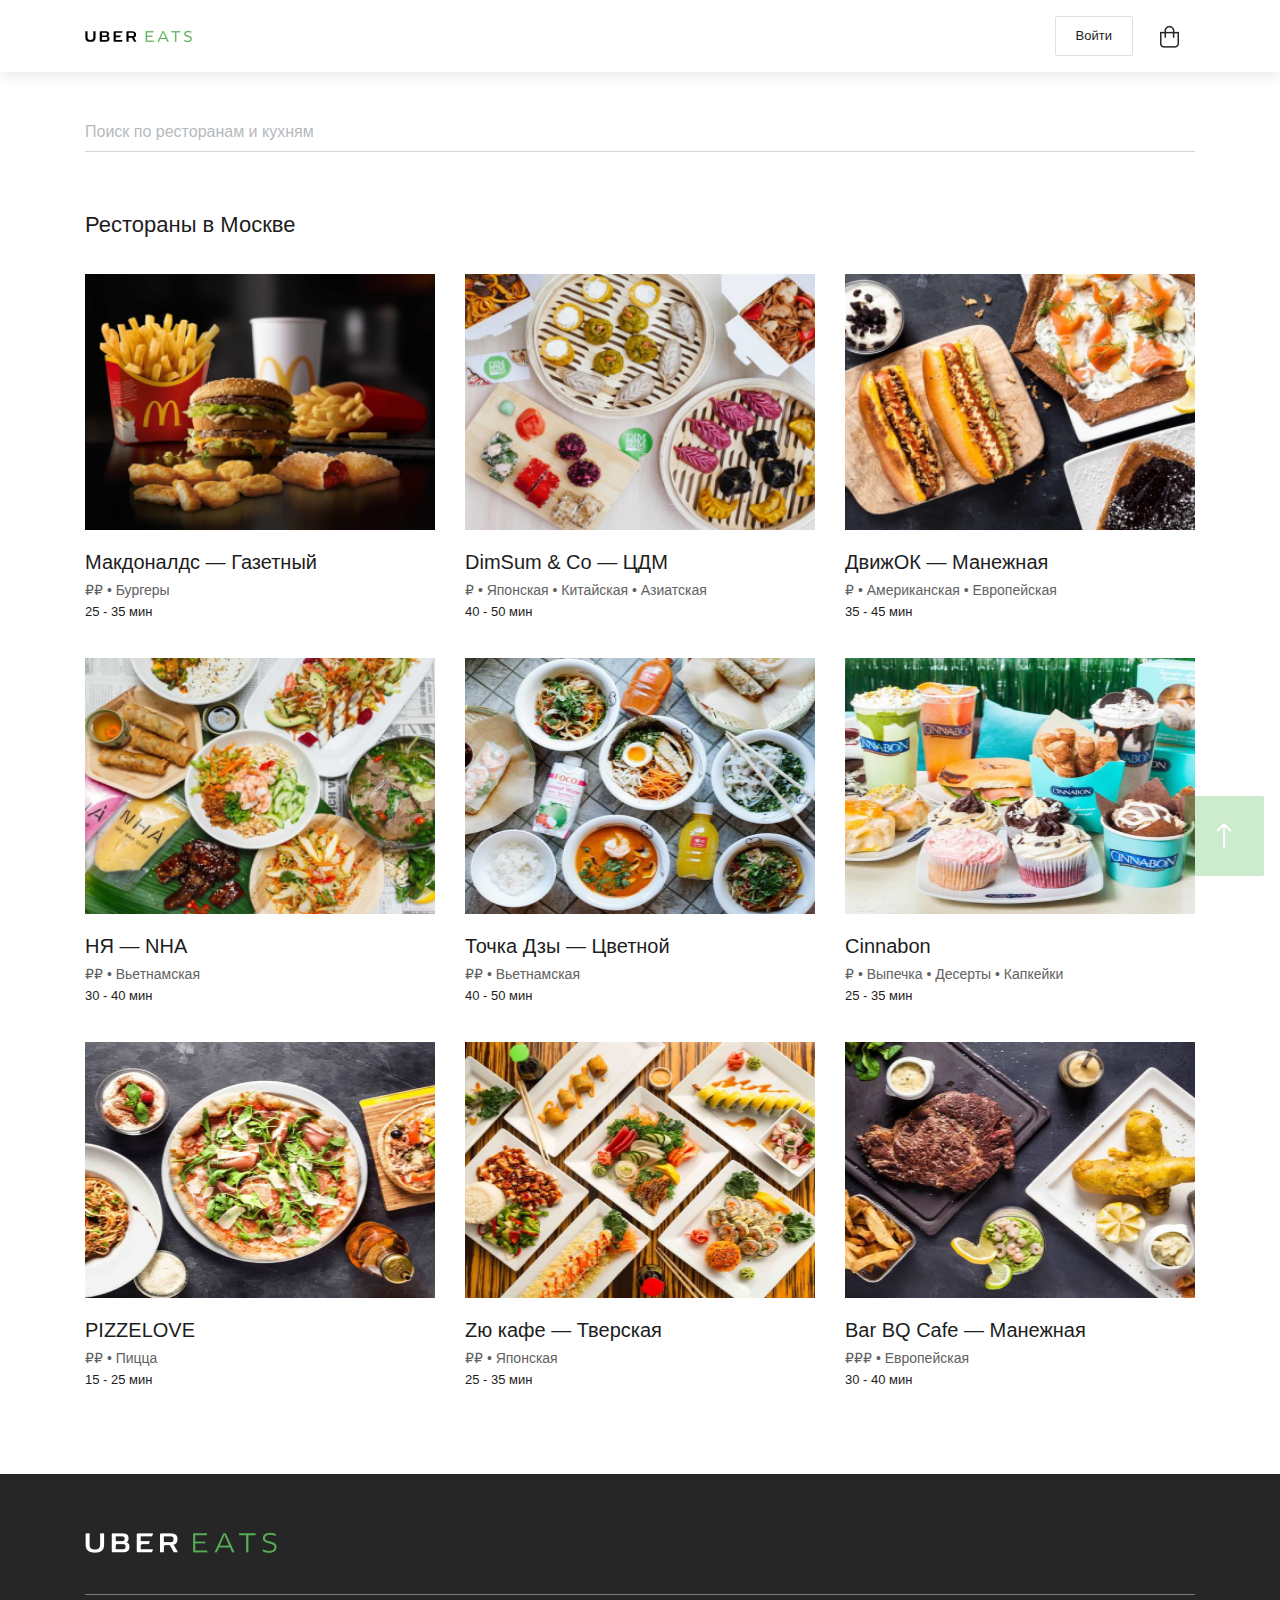
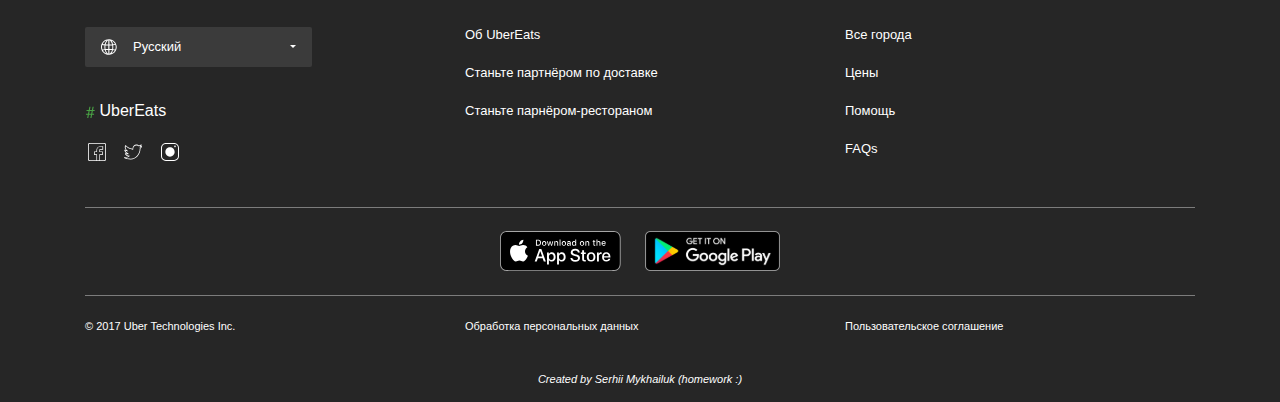
<file: index.html>
<!DOCTYPE html>
<html lang="ru">
<head>
  <meta charset="UTF-8">
  <meta name="viewport" content="width=device-width, initial-scale=1, shrink-to-fit=no">
  <meta http-equiv="X-UA-Compatible" content="ie=edge">
  <link rel="stylesheet" href="https://stackpath.bootstrapcdn.com/bootstrap/4.4.1/css/bootstrap.min.css" integrity="sha384-Vkoo8x4CGsO3+Hhxv8T/Q5PaXtkKtu6ug5TOeNV6gBiFeWPGFN9MuhOf23Q9Ifjh" crossorigin="anonymous">
  <link rel="stylesheet" href="normalize.css">
  <link rel="stylesheet" href="custom_stores.css">
  <title>UBEREATS</title>
</head>
	
<body>
  <header>
    <div class="header-top position-fixed vw-100">
	  <div class="container">
	    <div class="row">
	      <div class="col d-flex align-items-center">
            <div>
	          <svg width="52" height="11" viewBox="0 0 52 11" fill="none" xmlns="http://www.w3.org/2000/svg">
                <path d="M8.33278 0.467671V6.33465C8.33278 8.2903 7.48249 9.09807 5.4418 9.09807C3.40112 9.09807 2.55083 8.2903 2.55083 6.33465V0.212585H0.595174C0.467631 0.212585 0.340088 0.340128 0.340088 0.467671V6.41967C0.340088 9.69328 2.42329 10.8412 5.4418 10.8412C8.46032 10.8412 10.5435 9.69328 10.5435 6.41967V0.212585H8.58786C8.46032 0.212585 8.33278 0.297614 8.33278 0.467671Z" fill="black"/>
                <path d="M36.7749 1.91316C36.945 1.91316 37.03 1.87064 37.0725 1.7431L37.6252 0.340128C37.6677 0.2551 37.6252 0.212585 37.5402 0.212585H29.6325C28.9098 0.212585 28.6122 0.425157 28.6122 0.935329V10.0334C28.6122 10.4585 28.8248 10.6711 29.3774 10.6711H36.7324C36.9025 10.6711 36.9875 10.6286 37.03 10.501L37.5827 9.09807C37.6252 9.01305 37.5827 8.97053 37.4977 8.97053H30.7804V7.0999C30.7804 6.46219 31.1205 6.16459 32.0984 6.16459H35.0318C35.2019 6.16459 35.2869 6.12207 35.3294 5.99453L35.8821 4.63407C35.9246 4.54904 35.8821 4.50653 35.7971 4.50653H30.8229V1.87064H36.7749V1.91316Z" fill="black"/>
                <path fill-rule="evenodd" clip-rule="evenodd" d="M22.8727 5.14426C23.7229 4.67657 24.0631 3.8688 24.0631 2.84848C24.0631 0.552704 22.1925 0.212585 20.2368 0.212585H15.7728C15.05 0.212585 14.7524 0.425171 14.7524 0.935333V10.0334C14.7524 10.4585 14.965 10.6711 15.5177 10.6711H21.0021C23.0852 10.6711 24.5308 9.86334 24.5308 7.78012C24.5732 6.5047 24.0631 5.44183 22.8727 5.14426ZM16.9631 1.87064H20.4067C21.5547 1.87064 21.8948 2.29578 21.8948 3.18857C21.8948 4.08139 21.5547 4.50653 20.4067 4.50653H16.9631V1.87064ZM16.9631 8.97052H20.8319C22.0648 8.97052 22.4049 8.54538 22.4049 7.56757C22.4049 6.58972 22.0648 6.12207 20.8319 6.12207H18.2811C17.3032 6.12207 16.9631 6.41968 16.9631 7.05737V8.97052Z" fill="black"/>
                <path fill-rule="evenodd" clip-rule="evenodd" d="M48.9764 6.46219L51.3147 10.501C51.3573 10.5435 51.3573 10.6711 51.2722 10.6711H49.274C49.104 10.6711 49.0615 10.6286 48.9764 10.501L46.8507 6.67477H44.9376C43.9597 6.67477 43.6196 6.97235 43.6196 7.61008V10.6711H41.7065C41.579 10.6711 41.4514 10.5435 41.4514 10.416V0.935333C41.4514 0.425171 41.749 0.212585 42.4718 0.212585H46.9358C49.5292 0.212585 51.1022 0.892822 51.1022 3.44366C51.1022 5.39932 50.1244 6.16458 48.9764 6.46219ZM43.5771 5.0592H47.2334C48.5939 5.0592 48.8915 4.54904 48.8915 3.44366C48.8915 2.3808 48.5939 1.87064 47.2334 1.87064H43.5771V5.0592Z" fill="black"/>
              </svg>
	        </div>
            <div class="ml-2">
              <svg width="48" height="13" viewBox="0 0 48 13" fill="none" xmlns="http://www.w3.org/2000/svg">
                <path d="M8.59774 10.7358L8.55523 11.6711H0.817627V1.21259H8.25763L8.30014 2.19041H1.88048V5.80413H7.40734V6.65442H1.88048V10.7358H8.59774Z" fill="#57AD56" stroke="#57AD56" stroke-width="0.25"/>
                <path fill-rule="evenodd" clip-rule="evenodd" d="M15.0173 8.9502H21.1819L22.3723 11.6711H23.5627L18.7587 1.21259H17.5258L12.6791 11.6711H13.8269L15.0173 8.9502ZM15.4 8.0574L17.6533 2.9982L18.0784 1.93533H18.121L18.5461 2.9982L20.7568 8.0574H15.4Z" fill="#57AD56"/>
                <path d="M21.1819 8.9502L21.2964 8.90009L21.2636 8.8252H21.1819V8.9502ZM15.0173 8.9502V8.8252H14.9356L14.9028 8.90009L15.0173 8.9502ZM22.3723 11.6711L22.2578 11.7212L22.2906 11.7961H22.3723V11.6711ZM23.5627 11.6711V11.7961H23.7577L23.6763 11.6189L23.5627 11.6711ZM18.7587 1.21259L18.8723 1.16041L18.8388 1.08759H18.7587V1.21259ZM17.5258 1.21259V1.08759H17.4459L17.4123 1.16003L17.5258 1.21259ZM12.6791 11.6711L12.5657 11.6186L12.4834 11.7961H12.6791V11.6711ZM13.8269 11.6711V11.7961H13.9087L13.9414 11.7212L13.8269 11.6711ZM17.6533 2.9982L17.7676 3.04909L17.7694 3.04461L17.6533 2.9982ZM15.4 8.0574L15.2858 8.00655L15.2075 8.1824H15.4V8.0574ZM18.0784 1.93533V1.81033H17.9937L17.9623 1.88892L18.0784 1.93533ZM18.121 1.93533L18.237 1.88891L18.2056 1.81033H18.121V1.93533ZM18.5461 2.9982L18.43 3.04465L18.4316 3.04825L18.5461 2.9982ZM20.7568 8.0574V8.1824H20.9479L20.8714 8.00735L20.7568 8.0574ZM21.1819 8.8252H15.0173V9.0752H21.1819V8.8252ZM22.4868 11.621L21.2964 8.90009L21.0674 9.0003L22.2578 11.7212L22.4868 11.621ZM23.5627 11.5461H22.3723V11.7961H23.5627V11.5461ZM18.6451 1.26476L23.4492 11.7233L23.6763 11.6189L18.8723 1.16041L18.6451 1.26476ZM17.5258 1.33759H18.7587V1.08759H17.5258V1.33759ZM12.7925 11.7237L17.6392 1.26514L17.4123 1.16003L12.5657 11.6186L12.7925 11.7237ZM13.8269 11.5461H12.6791V11.7961H13.8269V11.5461ZM14.9028 8.90009L13.7124 11.621L13.9414 11.7212L15.1319 9.0003L14.9028 8.90009ZM17.5391 2.94734L15.2858 8.00655L15.5142 8.10826L17.7675 3.04906L17.5391 2.94734ZM17.9623 1.88892L17.5373 2.95178L17.7694 3.04461L18.1944 1.98175L17.9623 1.88892ZM18.121 1.81033H18.0784V2.06033H18.121V1.81033ZM18.6622 2.95177L18.237 1.88891L18.0049 1.98176L18.4301 3.04463L18.6622 2.95177ZM20.8714 8.00735L18.6607 2.94815L18.4316 3.04825L20.6423 8.10745L20.8714 8.00735ZM15.4 8.1824H20.7568V7.9324H15.4V8.1824Z" fill="#57AD56"/>
                <path d="M31.2154 2.19041V11.6711H30.1525V2.19041H26.2412L26.2837 1.21259H35.1692V2.19041H31.2154Z" fill="#57AD56" stroke="#57AD56" stroke-width="0.25"/>
                <path d="M42.7367 11.8837C41.2912 11.8837 40.1433 11.5435 39.208 10.9909L39.3781 10.0555C40.3559 10.6082 41.4613 10.9483 42.7792 10.9483C44.7349 10.9483 45.7552 10.0555 45.7552 8.78012C45.7552 6.01669 39.3781 7.46217 39.3781 3.89097C39.3781 2.36046 40.526 1 43.2044 1C44.4373 1 45.5426 1.21257 46.4354 1.63771L46.2654 2.53051C45.2876 2.14789 44.3522 1.93531 43.2469 1.93531C41.1637 1.93531 40.3984 2.87063 40.3984 3.80594C40.3984 6.44183 46.7756 4.95383 46.7756 8.69509C46.733 10.5657 45.3726 11.8837 42.7367 11.8837Z" fill="#57AD56" stroke="#57AD56" stroke-width="0.25"/>
              </svg>
	        </div>
            <button type="button" class="btn btn-light ml-auto m-3">Войти</button>
	        <img src="images/basket.png" class="d-none d-md-inline basket mr-3" alt="">
	      </div>
	    </div>
	  </div>
	</div>
  </header>
  
  <main>
    <div class="container">
	  <div class="row">
	    <div class="col pt-6">
	      <input class="w-100 form-control border-0 rounded-0 p-0" type="text" placeholder="Поиск по ресторанам и кухням">
		  <div class="w-100 underline"></div>
	    </div>
	  </div>
	  <div class="row mb-3">
	    <div class="col">
	      <p class="p-0">Рестораны в Москве</p>
	    </div>
	  </div>
	  <div class="row row-cols-1 row-cols-md-2 row-cols-lg-3 mb-5">
	    <div class="col">
	      <div class="card">
            <a href="restaurant.html" target="_blank"><img src="images/Macdonalds.png" class="card-img-top w-100" alt=""></a>
            <div class="card-body">
              <a href="restaurant.html" target="_blank"><h5 class="card-title">Макдоналдс — Газетный</h5></a>
              <h6 class="card-subtitle">₽₽ • Бургеры</h6>
			  <p class="card-text">25 - 35 мин</p>
            </div>
          </div> 
	    </div>
	    <div class="col">
	      <div class="card">
            <a href="restaurant.html" target="_blank"><img src="images/DimSum.png" class="card-img-top w-100" alt=""></a>
            <div class="card-body">
              <a href="restaurant.html" target="_blank"><h5 class="card-title">DimSum & Co — ЦДМ</h5></a>
              <h6 class="card-subtitle">₽ • Японская • Китайская • Азиатская</h6>
			  <p class="card-text">40 - 50 мин</p>
            </div>
          </div>
	    </div>
	    <div class="col">
	      <div class="card">
            <a href="restaurant.html" target="_blank"><img src="images/DvizhOK.png" class="card-img-top w-100" alt=""></a>
            <div class="card-body">
              <a href="restaurant.html" target="_blank"><h5 class="card-title">ДвижОК — Манежная</h5></a>
              <h6 class="card-subtitle">₽ • Американская • Европейская</h6>
			  <p class="card-text">35 - 45 мин</p>
            </div>
          </div>
	    </div>
	    <div class="col">
	      <div class="card">
            <a href="restaurant.html" target="_blank"><img src="images/NHA.png" class="card-img-top w-100" alt=""></a>
            <div class="card-body">
              <a href="restaurant.html" target="_blank"><h5 class="card-title">НЯ — NHA</h5></a>
              <h6 class="card-subtitle">₽₽ • Вьетнамская</h6>
			  <p class="card-text">30 - 40 мин</p>
            </div>
          </div>
	    </div>
	    <div class="col">
	      <div class="card">
            <a href="restaurant.html" target="_blank"><img src="images/Point_Dzy.png" class="card-img-top w-100" alt=""></a>
            <div class="card-body">
              <a href="restaurant.html" target="_blank"><h5 class="card-title">Точка Дзы — Цветной</h5></a>
              <h6 class="card-subtitle">₽₽ • Вьетнамская</h6>
			  <p class="card-text">40 - 50 мин</p>
            </div>
          </div>
	    </div>
	    <div class="col">
	      <div class="card">
            <a href="restaurant.html" target="_blank"><img src="images/Cinnabon.png" class="card-img-top w-100" alt=""></a>
            <div class="card-body">
              <a href="restaurant.html" target="_blank"><h5 class="card-title">Cinnabon</h5></a>
              <h6 class="card-subtitle">₽ • Выпечка • Десерты • Капкейки</h6>
			  <p class="card-text">25 - 35 мин</p>
            </div>
          </div>
	    </div>
	    <div class="col">
	      <div class="card">
            <a href="restaurant.html" target="_blank"><img src="images/PIZZELOVE.png" class="card-img-top w-100" alt=""></a>
            <div class="card-body">
              <a href="restaurant.html" target="_blank"><h5 class="card-title">PIZZELOVE</h5></a>
              <h6 class="card-subtitle">₽₽ • Пицца</h6>
			  <p class="card-text">15 - 25 мин</p>
            </div>
          </div>
	    </div>
	  <div class="col">
	    <div class="card">
          <a href="restaurant.html" target="_blank"><img src="images/Zu_cafe.png" class="card-img-top w-100" alt=""></a>
          <div class="card-body">
            <a href="restaurant.html" target="_blank"><h5 class="card-title">Zю кафе — Тверская</h5></a>
            <h6 class="card-subtitle">₽₽ • Японская</h6>
			<p class="card-text">25 - 35 мин</p>
          </div>
        </div>
	  </div>
	  <div class="col">
	    <div class="card">
          <a href="restaurant.html" target="_blank"><img src="images/Bar_BQ_Cafe.png" class="card-img-top w-100" alt=""></a>
          <div class="card-body">
            <a href="restaurant.html" target="_blank"><h5 class="card-title">Bar BQ Cafe — Манежная</h5></a>
            <h6 class="card-subtitle">₽₽₽ • Европейская</h6>
			<p class="card-text">30 - 40 мин</p>
          </div>
        </div>
	  </div>
	</div>
    </div>
  </main>
  
  <footer style="background: #262626">
    <div class="container">
	  <div class="row">
	    <div class="col">
		  <div class="logo">
		    <img src="images/white-logo.png" alt="">
		  </div>
		  <div class="w-100 underline2" style="margin-bottom: 2.0rem"></div>
		</div>
	  </div>
	  <div class="row row-cols-1 row-cols-md-3">
	    <div class="col">
		  <nav class="navbar d-flex justify-content-start pr-2">
            <a class="navbar-brand d-none d-lg-inline" href="#">
			  <svg width="16" height="16" viewBox="0 0 16 16" fill="none" xmlns="http://www.w3.org/2000/svg">
                <path fill-rule="evenodd" clip-rule="evenodd" d="M8.33741 0.165901C8.31608 0.163493 8.29478 0.160799 8.27346 0.158103C8.20778 0.149798 8.14199 0.141479 8.07523 0.141479C8.06139 0.141479 8.04771 0.143335 8.03405 0.145186C8.02224 0.146788 8.01045 0.148387 7.9986 0.148778C7.97722 0.148387 7.95595 0.146784 7.93467 0.14518C7.91014 0.14333 7.88558 0.141479 7.86078 0.141479C3.52702 0.141479 0.00112915 3.66765 0.00112915 8.00113C0.00112915 12.3352 3.52702 15.8608 7.86078 15.8608C7.8857 15.8608 7.91038 15.859 7.93499 15.8572C7.95611 15.8557 7.97719 15.8541 7.99832 15.8538C8.0103 15.8542 8.02216 15.8557 8.03401 15.8572C8.04771 15.859 8.06139 15.8608 8.07523 15.8608C8.14549 15.8608 8.21467 15.8519 8.28378 15.8431L8.31513 15.8391L8.33741 15.8364C12.4491 15.5882 15.7204 12.1743 15.7204 8.00113C15.7204 3.82794 12.4491 0.414322 8.33741 0.165901ZM5.50794 1.54387C4.71187 2.46288 4.06513 3.78246 3.71004 5.34092C2.60576 5.22106 1.93937 5.08155 1.67074 5.01699C2.45113 3.40556 3.82695 2.16028 5.50794 1.54387ZM1.29881 5.93236C1.0925 6.58527 0.980217 7.28029 0.980217 8.00113C0.981379 8.84796 1.13996 9.6872 1.44787 10.4761C1.76253 10.4 2.46373 10.2543 3.60197 10.1308C3.48127 9.4546 3.41025 8.74302 3.41025 8.00113C3.41086 7.43445 3.45091 6.86849 3.53011 6.30737C2.20323 6.16001 1.48632 5.98288 1.29881 5.93236ZM1.87566 11.3833C2.23159 11.3075 2.86934 11.1927 3.81194 11.0942C4.18274 12.4663 4.78597 13.6258 5.5085 14.459C3.97127 13.8965 2.68366 12.8066 1.87509 11.3833H1.87566ZM4.70766 11.0103C5.21601 12.9791 6.45615 14.4396 7.29825 14.7921V10.9072C6.45615 10.9173 5.4386 10.9561 4.70766 11.0103ZM7.29825 9.92871C6.45615 9.93937 5.31004 9.9826 4.52857 10.0432C4.42106 9.39481 4.39046 8.70878 4.39046 8.00113C4.39046 7.45095 4.40113 6.91537 4.46766 6.39804C5.2612 6.46092 6.45615 6.50611 7.29825 6.51734V9.92843V9.92871ZM4.60239 5.42794C5.35523 5.48548 6.45615 5.52815 7.29825 5.53853V5.53825V1.21039C6.45615 1.58878 5.07257 3.23987 4.60239 5.42794ZM14.0255 4.96309C13.872 5.01025 13.25 5.18373 12.0197 5.32941C11.742 3.85292 11.241 2.59481 10.5875 1.68646C12.0856 2.33573 13.3039 3.50457 14.0255 4.96281V4.96309ZM11.1121 5.42653C10.651 3.21123 9.26316 1.54527 8.42106 1.1958V5.53881C9.26316 5.52843 10.3714 5.48548 11.1121 5.42653ZM8.42106 6.51734C9.26316 6.50639 10.4435 6.46008 11.2272 6.39495C11.2918 6.91313 11.3081 7.44955 11.3081 8.00113C11.3081 8.70962 11.2828 9.39678 11.1784 10.046C10.4067 9.98373 9.26316 9.93881 8.42106 9.92871V6.51734ZM8.42106 10.9072V14.8067V14.807C9.26316 14.4808 10.51 13.0077 11.0097 11.0125C10.2883 10.9569 9.26316 10.9173 8.42106 10.9072ZM10.5875 14.3164C11.1764 13.4978 11.6455 12.3992 11.9349 11.1088C12.9027 11.2202 13.5124 11.3499 13.8198 11.4274C13.0797 12.7118 11.9466 13.7245 10.5875 14.3164ZM12.1679 6.29671C12.3156 7.57569 12.2957 8.86847 12.1089 10.1423L12.1092 10.142C13.3039 10.2824 13.9834 10.4514 14.2538 10.5303C14.5653 9.74653 14.7422 8.8946 14.7422 8.00113C14.7418 7.11797 14.5702 6.24327 14.2369 5.42541L14.395 5.87173C14.3506 5.88744 13.6808 6.11509 12.1679 6.29671Z" fill="white"/>
              </svg>
            </a>
			<a class="navbar-brand d-lg-none" href="#">
			  <svg width="16" height="16" viewBox="0 0 16 16" fill="none" xmlns="http://www.w3.org/2000/svg">
                <path fill-rule="evenodd" clip-rule="evenodd" d="M11.1121 5.42651C10.6509 3.21118 9.26318 1.54529 8.42102 1.1958V5.53882C9.26318 5.52844 10.3713 5.48547 11.1121 5.42651ZM14.0255 4.96301C13.8721 5.01013 13.25 5.18372 12.0197 5.32935C11.7421 3.85291 11.241 2.59473 10.5875 1.6864C12.0856 2.33569 13.3038 3.50452 14.0255 4.96301ZM8.42102 6.51733C9.26318 6.50635 10.4435 6.45996 11.2272 6.3949C11.2917 6.91309 11.308 7.44946 11.308 8.0011C11.308 8.70959 11.2827 9.39673 11.1783 10.046C10.4067 9.98364 9.26318 9.93872 8.42102 9.92871V6.51733ZM8.42102 10.9072V14.8068C9.26318 14.4808 10.51 13.0077 11.0096 11.0125C10.2882 10.9569 9.26318 10.9174 8.42102 10.9072ZM10.5875 14.3163C11.1764 13.4978 11.6455 12.3992 11.9349 11.1088C12.9027 11.2202 13.5125 11.3499 13.8198 11.4274C13.0797 12.7118 11.9467 13.7245 10.5875 14.3163ZM12.1678 6.29675C12.3156 7.57568 12.2957 8.86853 12.1089 10.1423C13.3038 10.2823 13.9834 10.4514 14.2538 10.5303C14.5653 9.74658 14.7422 8.89465 14.7422 8.0011C14.7417 7.11792 14.5702 6.24329 14.2369 5.42542L14.3949 5.8717C14.3506 5.88745 13.6808 6.11511 12.1678 6.29675Z" fill="white"/>
              </svg>
            </a>
			<span style="color: #fff">Русский</span>
			<div class="nav dropdown ml-auto">
              <a class="nav-link dropdown-toggle pr-2" href="#" id="navbarDropdown" role="button" data-toggle="dropdown" aria-haspopup="true" aria-expanded="false">
              </a>
              <div class="dropdown-menu" aria-labelledby="navbarDropdown">
                <a class="dropdown-item" href="#">English</a>
                <a class="dropdown-item" href="#">Українська</a>
              </div> 
            </div>			  
          </nav>
          <svg width="10" height="12" viewBox="0 0 10 12" fill="none" xmlns="http://www.w3.org/2000/svg">
           <path d="M5.97656 8.79688H3.91406L3.28906 12H2.17188L2.79688 8.79688H0.929688V7.72656H3L3.53906 4.96094H1.52344V3.875H3.75L4.39062 0.625H5.50781L4.86719 3.875H6.92969L7.57031 0.625H8.69531L8.05469 3.875H9.64844V4.96094H7.84375L7.30469 7.72656H9.0625V8.79688H7.10156L6.47656 12H5.35156L5.97656 8.79688ZM4.11719 7.72656H6.17969L6.71875 4.96094H4.65625L4.11719 7.72656Z" fill="#49A144"/>
          </svg>
		  <span style="color: #FFFFFF">UberEats</span>
          <div class="social_networks pt-3">
		    <a class="facebok" href="https://www.facebook.com/UberEats/" target="_blank">
			  <svg width="24" height="24" viewBox="0 0 24 24" fill="none" xmlns="http://www.w3.org/2000/svg">
                <path fill-rule="evenodd" clip-rule="evenodd" d="M19.5 3H4.5C3.65997 3 3 3.66003 3 4.5V19.5C3 20.34 3.65997 21 4.5 21H11.4H15H19.5C20.34 21 21 20.34 21 19.5V4.5C21 3.66003 20.34 3 19.5 3ZM12.0518 14.2609H9.79999V11.9652H12.0518V9.95654C12.0518 8.32092 13.2904 6.94348 14.8667 6.80005H17.4V9.0957H15.1481C14.6696 9.0957 14.3037 9.46875 14.3037 9.95654V11.9652H17.1185V14.2609H14.3037V20.2001H12.0518V14.2609ZM14.9286 20.2001H19.3214C19.8193 20.2001 20.2 19.8193 20.2 19.3215V4.67859C20.2 4.18079 19.8193 3.80005 19.3214 3.80005H4.67856C4.18069 3.80005 3.79999 4.18079 3.79999 4.67859V19.3215C3.79999 19.8193 4.18069 20.2001 4.67856 20.2001H11.4142V14.9286H9.07138V11.4143H11.4142V9.95007C11.4142 7.98792 12.9371 6.3186 14.8993 6.14294H18.15V9.65723H15.2214C15.0457 9.65723 14.9286 9.77429 14.9286 9.95007V11.4143H17.8571V14.9286H14.9286V20.2001Z" fill="white"/>
                <mask id="mask0" maskUnits="userSpaceOnUse" x="3" y="3" width="18" height="18">
                <path fill-rule="evenodd" clip-rule="evenodd" d="M19.5 3H4.5C3.65997 3 3 3.66003 3 4.5V19.5C3 20.34 3.65997 21 4.5 21H11.4H15H19.5C20.34 21 21 20.34 21 19.5V4.5C21 3.66003 20.34 3 19.5 3ZM12.0518 14.2609H9.79999V11.9652H12.0518V9.95654C12.0518 8.32092 13.2904 6.94348 14.8667 6.80005H17.4V9.0957H15.1481C14.6696 9.0957 14.3037 9.46875 14.3037 9.95654V11.9652H17.1185V14.2609H14.3037V20.2001H12.0518V14.2609ZM14.9286 20.2001H19.3214C19.8193 20.2001 20.2 19.8193 20.2 19.3215V4.67859C20.2 4.18079 19.8193 3.80005 19.3214 3.80005H4.67856C4.18069 3.80005 3.79999 4.18079 3.79999 4.67859V19.3215C3.79999 19.8193 4.18069 20.2001 4.67856 20.2001H11.4142V14.9286H9.07138V11.4143H11.4142V9.95007C11.4142 7.98792 12.9371 6.3186 14.8993 6.14294H18.15V9.65723H15.2214C15.0457 9.65723 14.9286 9.77429 14.9286 9.95007V11.4143H17.8571V14.9286H14.9286V20.2001Z" fill="white"/>
                </mask>
                <g mask="url(#mask0)">
                </g>
              </svg>
			</a>
			<a class="twitter mx-2" href="https://twitter.com/ubereats" target="_blank">
			  <svg width="24" height="24" viewBox="0 0 24 24" fill="none" xmlns="http://www.w3.org/2000/svg">
                <path fill-rule="evenodd" clip-rule="evenodd" d="M20.5302 6.09489C20.6525 6.06364 20.8052 6.09489 20.8969 6.18864C20.9885 6.28239 21.0191 6.43864 20.9886 6.56364C20.7136 7.46977 20.1637 8.12602 19.4915 8.46977V8.5634C19.4915 14.5942 15.092 19.5 9.71484 19.5C6.69018 19.5 4.24606 18.9688 3.14617 18.0627C3.02398 17.9377 2.96285 17.7814 3.02398 17.5939C3.08505 17.4377 3.23782 17.3127 3.42114 17.3127C5.22372 17.2814 6.38467 16.844 7.27069 16.3128C5.55975 16.094 4.49041 15.2504 3.94052 13.6568C3.87939 13.5005 3.94052 13.3443 4.06271 13.2505C4.1849 13.1568 4.36822 13.1568 4.49041 13.2193C4.94869 13.5318 5.40698 13.5943 5.9569 13.5943C4.79595 12.8757 3.72662 11.6882 3.29891 10.2195C3.26834 10.0633 3.32946 9.8759 3.45165 9.8134C3.60443 9.71965 3.7572 9.7509 3.87939 9.84465C4.21548 10.1258 4.58212 10.3133 5.13201 10.407C3.94052 9.15715 3.20727 7.31352 4.24603 5.28252L4.42935 4.90752L4.7348 5.22002C6.62905 7.25102 8.37051 8.18852 11.5479 8.8134V8.6884C11.5479 6.40739 13.2894 4.53252 15.4586 4.50127C16.314 4.50127 17.5055 5.12627 17.9944 5.40752C18.0061 5.40752 18.0177 5.41203 18.0277 5.41594C18.0438 5.42229 18.0555 5.4268 18.0555 5.40752C18.6666 5.22002 19.3998 4.90752 20.2552 4.53252C20.3775 4.47002 20.5302 4.50127 20.6219 4.59502C20.7136 4.68877 20.7441 4.81377 20.683 4.97002C20.5302 5.40752 20.2858 5.87627 19.9192 6.31364L20.5302 6.09489ZM18.7354 8.23784L18.9133 8.17741C19.4764 7.96623 19.8025 7.51347 20.01 7.12126L18.854 7.5136C18.7058 7.5739 18.528 7.5136 18.4687 7.36272C18.4094 7.21172 18.4391 7.03069 18.5576 6.94011C19.0318 6.54778 19.3875 6.12529 19.6543 5.67265C19.0615 5.91399 18.528 6.12529 18.0834 6.27617C17.9055 6.33647 17.7277 6.30632 17.5499 6.21587L17.5316 6.20573C17.1836 6.01225 16.0853 5.40141 15.4158 5.4312C13.6374 5.46135 12.2147 7.00053 12.2147 8.87163V9.7166L11.8589 9.6563C8.59857 9.05266 6.79049 8.17741 4.89352 6.27617C4.00433 8.56975 5.84201 10.1694 6.46444 10.622L7.20541 11.1652H6.28655C5.69375 11.1652 5.04168 11.1049 4.44888 10.8333C5.10098 12.2215 6.43481 13.2476 7.56112 13.5796L7.47219 14.1832C7.2351 14.1832 6.99795 14.1832 6.76086 14.2133C6.13839 14.2436 5.57525 14.2436 5.04171 14.0624C5.63452 15.2093 6.67193 15.6922 8.36141 15.6922H9.25061L8.50961 16.2354C7.59075 16.9596 6.40515 17.6236 4.35998 17.7746C5.3381 18.2574 7.14611 18.7101 9.84338 18.7101C14.4647 18.7101 18.7354 13.9991 18.7354 8.7509V8.23784Z" fill="white"/>
                <mask id="mask" maskUnits="userSpaceOnUse" x="3" y="4" width="18" height="16">
                <path fill-rule="evenodd" clip-rule="evenodd" d="M20.5302 6.09489C20.6525 6.06364 20.8052 6.09489 20.8969 6.18864C20.9885 6.28239 21.0191 6.43864 20.9886 6.56364C20.7136 7.46977 20.1637 8.12602 19.4915 8.46977V8.5634C19.4915 14.5942 15.092 19.5 9.71484 19.5C6.69018 19.5 4.24606 18.9688 3.14617 18.0627C3.02398 17.9377 2.96285 17.7814 3.02398 17.5939C3.08505 17.4377 3.23782 17.3127 3.42114 17.3127C5.22372 17.2814 6.38467 16.844 7.27069 16.3128C5.55975 16.094 4.49041 15.2504 3.94052 13.6568C3.87939 13.5005 3.94052 13.3443 4.06271 13.2505C4.1849 13.1568 4.36822 13.1568 4.49041 13.2193C4.94869 13.5318 5.40698 13.5943 5.9569 13.5943C4.79595 12.8757 3.72662 11.6882 3.29891 10.2195C3.26834 10.0633 3.32946 9.8759 3.45165 9.8134C3.60443 9.71965 3.7572 9.7509 3.87939 9.84465C4.21548 10.1258 4.58212 10.3133 5.13201 10.407C3.94052 9.15715 3.20727 7.31352 4.24603 5.28252L4.42935 4.90752L4.7348 5.22002C6.62905 7.25102 8.37051 8.18852 11.5479 8.8134V8.6884C11.5479 6.40739 13.2894 4.53252 15.4586 4.50127C16.314 4.50127 17.5055 5.12627 17.9944 5.40752C18.0061 5.40752 18.0177 5.41203 18.0277 5.41594C18.0438 5.42229 18.0555 5.4268 18.0555 5.40752C18.6666 5.22002 19.3998 4.90752 20.2552 4.53252C20.3775 4.47002 20.5302 4.50127 20.6219 4.59502C20.7136 4.68877 20.7441 4.81377 20.683 4.97002C20.5302 5.40752 20.2858 5.87627 19.9192 6.31364L20.5302 6.09489ZM18.7354 8.23784L18.9133 8.17741C19.4764 7.96623 19.8025 7.51347 20.01 7.12126L18.854 7.5136C18.7058 7.5739 18.528 7.5136 18.4687 7.36272C18.4094 7.21172 18.4391 7.03069 18.5576 6.94011C19.0318 6.54778 19.3875 6.12529 19.6543 5.67265C19.0615 5.91399 18.528 6.12529 18.0834 6.27617C17.9055 6.33647 17.7277 6.30632 17.5499 6.21587L17.5316 6.20573C17.1836 6.01225 16.0853 5.40141 15.4158 5.4312C13.6374 5.46135 12.2147 7.00053 12.2147 8.87163V9.7166L11.8589 9.6563C8.59857 9.05266 6.79049 8.17741 4.89352 6.27617C4.00433 8.56975 5.84201 10.1694 6.46444 10.622L7.20541 11.1652H6.28655C5.69375 11.1652 5.04168 11.1049 4.44888 10.8333C5.10098 12.2215 6.43481 13.2476 7.56112 13.5796L7.47219 14.1832C7.2351 14.1832 6.99795 14.1832 6.76086 14.2133C6.13839 14.2436 5.57525 14.2436 5.04171 14.0624C5.63452 15.2093 6.67193 15.6922 8.36141 15.6922H9.25061L8.50961 16.2354C7.59075 16.9596 6.40515 17.6236 4.35998 17.7746C5.3381 18.2574 7.14611 18.7101 9.84338 18.7101C14.4647 18.7101 18.7354 13.9991 18.7354 8.7509V8.23784Z" fill="white"/>
                </mask>
                <g mask="url(#mask0)">
                </g>
              </svg>
			</a>
			<a class="instagram" href="https://www.instagram.com/ubereats/" target="_blank">
			  <svg width="24" height="24" viewBox="0 0 24 24" fill="none" xmlns="http://www.w3.org/2000/svg">
                <path fill-rule="evenodd" clip-rule="evenodd" d="M16.0325 3H7.96724C5.22831 3 3 5.22841 3 7.96735V16.0327C3 18.7717 5.22831 21 7.96724 21H16.0325C18.7717 21 21 18.7716 21 16.0327V7.96735C21.0001 5.22841 18.7717 3 16.0325 3ZM20.0001 16.3579C20.0001 18.3662 18.3662 20 16.3579 20H7.642C5.6338 20.0001 4 18.3662 4 16.3579V7.64212C4 5.63392 5.6338 4 7.642 4H16.3578C18.3661 4 20 5.63392 20 7.64212V16.3579H20.0001ZM7.36186 12.0002C7.36186 9.4427 9.44249 7.36207 12 7.36207C14.5575 7.36207 16.6381 9.4427 16.6381 12.0002C16.6381 14.5576 14.5575 16.6381 12 16.6381C9.44249 16.6381 7.36186 14.5576 7.36186 12.0002ZM16.4349 5.83418C16.5833 5.68509 16.7898 5.6 17 5.6C17.2109 5.6 17.4175 5.68509 17.5658 5.83418C17.7149 5.98255 17.8 6.18909 17.8 6.4C17.8 6.61018 17.7149 6.81673 17.5658 6.96582C17.4167 7.11418 17.2109 7.2 17 7.2C16.7898 7.2 16.5833 7.11418 16.4349 6.96582C16.2858 6.81673 16.2 6.61025 16.2 6.4C16.2 6.18909 16.2857 5.98255 16.4349 5.83418Z" fill="white"/>
                <mask id="mask1" maskUnits="userSpaceOnUse" x="7" y="5" width="11" height="12">
                <path fill-rule="evenodd" clip-rule="evenodd" d="M16.4349 5.83416C16.5833 5.68507 16.7898 5.59998 17 5.59998C17.2109 5.59998 17.4175 5.68507 17.5658 5.83416C17.7149 5.98252 17.8 6.18907 17.8 6.39998C17.8 6.61016 17.7149 6.8167 17.5658 6.96579C17.4167 7.11416 17.2109 7.19998 17 7.19998C16.7898 7.19998 16.5833 7.11416 16.4349 6.96579C16.2858 6.8167 16.2 6.61023 16.2 6.39998C16.2 6.18907 16.2857 5.98252 16.4349 5.83416ZM12 7.36204C9.44245 7.36204 7.36182 9.44268 7.36182 12.0002C7.36182 14.5576 9.44245 16.6381 12 16.6381C14.5575 16.6381 16.6381 14.5576 16.6381 12.0002C16.6381 9.44268 14.5575 7.36204 12 7.36204ZM12 15.8397C9.88274 15.8397 8.16003 14.1173 8.16003 12C8.16003 9.88255 9.88261 8.15998 12 8.15998C14.1175 8.15998 15.84 9.88255 15.84 12C15.84 14.1173 14.1173 15.8397 12 15.8397Z" fill="white"/>
                </mask>
                <g mask="url(#mask0)">
                </g>
              </svg>
			</a>
		  </div>
		</div>
		<div class="col">
		  <div class="info">Об UberEats</div>
		  <div class="info">Станьте партнёром по доставке</div>
		  <div class="info">Станьте парнёром-рестораном</div>
		</div>
		<div class="col">
		  <div class="info">Все города</div>
		  <div class="info">Цены</div>
		  <div class="info">Помощь</div>
		  <div class="info mb-5">FAQs</div>
		</div>
      </div>
      <div class="row">	  
		<div class="col">
	      <div class="underline2"></div>
	    </div>
      </div>
	  <div class="row">
	    <div class="col d-flex align-items-center justify-content-center">
	      <div class="app_store">
		    <a href="https://play.google.com/store/apps/details?id=com.ubercab.eats&referrer=mat_click_id%3Df4bdfd5f958445a7a55fad29026769ea-20200302-7336%26link_click_id%3D763014899491834535&mat_click_id=f4bdfd5f958445a7a55fad29026769ea-20200302-7336" target="_blank">
		    <svg width="121" height="40" viewBox="0 0 121 40" fill="none" xmlns="http://www.w3.org/2000/svg">
              <path d="M111.055 0.00013H9.61436C9.24459 0.00013 8.87927 0.00013 8.51048 0.00213C8.20177 0.00413 7.89552 0.00994 7.58385 0.01483C6.90675 0.0227318 6.23125 0.0818063 5.5632 0.19154C4.8961 0.303663 4.24989 0.515046 3.64644 0.81854C3.04372 1.1246 2.49301 1.5223 2.01426 1.9972C1.53301 2.47077 1.13184 3.01815 0.826197 3.61829C0.519707 4.21724 0.307186 4.85907 0.195974 5.52161C0.0837046 6.18332 0.0232914 6.85265 0.0152766 7.52361C0.00591905 7.83021 0.00493086 8.13783 0 8.44447V31.5587C0.00493086 31.8692 0.00591905 32.17 0.0152766 32.4806C0.0232939 33.1516 0.0837071 33.8209 0.195974 34.4825C0.306879 35.1455 0.519413 35.7877 0.826197 36.3868C1.1317 36.985 1.53292 37.5302 2.01426 38.0011C2.49119 38.4781 3.04226 38.8761 3.64644 39.1798C4.24989 39.4841 4.89603 39.6968 5.5632 39.8106C6.23136 39.9195 6.9068 39.9786 7.58385 39.9874C7.89552 39.9942 8.20177 39.9981 8.51048 39.9981C8.87926 40.0001 9.24461 40.0001 9.61436 40.0001H111.055C111.418 40.0001 111.786 40.0001 112.148 39.9981C112.455 39.9981 112.771 39.9942 113.078 39.9874C113.754 39.9791 114.428 39.92 115.095 39.8106C115.764 39.696 116.412 39.4834 117.019 39.1798C117.622 38.8759 118.173 38.478 118.649 38.0011C119.129 37.5284 119.532 36.9836 119.841 36.3868C120.145 35.7872 120.356 35.1451 120.465 34.4825C120.578 33.8208 120.64 33.1516 120.652 32.4806C120.656 32.17 120.656 31.8692 120.656 31.5587C120.664 31.1954 120.664 30.8341 120.664 30.4649V9.53626C120.664 9.17005 120.664 8.80677 120.656 8.44447C120.656 8.13783 120.656 7.83021 120.652 7.52357C120.64 6.85255 120.578 6.18337 120.465 5.52157C120.356 4.85941 120.145 4.21763 119.841 3.61825C119.218 2.41533 118.231 1.43616 117.019 0.81845C116.412 0.515697 115.764 0.30437 115.095 0.19145C114.428 0.0812328 113.754 0.0221378 113.078 0.01469C112.771 0.00981 112.455 0.00395 112.148 0.002C111.786 0 111.418 0 111.055 0V0.00013Z" fill="#A6A6A6"/>
              <path d="M8.51544 39.1251C8.20821 39.1251 7.90841 39.1212 7.60359 39.1144C6.97214 39.1063 6.34216 39.0517 5.71883 38.9513C5.1376 38.852 4.57455 38.6674 4.04824 38.4034C3.52676 38.1416 3.05113 37.7984 2.63957 37.3868C2.22205 36.9801 1.87445 36.5084 1.61053 35.9903C1.34371 35.4689 1.15905 34.91 1.06299 34.3331C0.959259 33.7132 0.903134 33.0864 0.895103 32.4581C0.88871 32.2472 0.880341 31.545 0.880341 31.545V8.44446C0.880341 8.44446 0.889254 7.75305 0.895153 7.54992C0.902843 6.9226 0.958642 6.29678 1.06207 5.67785C1.1583 5.09937 1.3431 4.53887 1.61007 4.01575C1.87301 3.49807 2.21869 3.02598 2.63369 2.6178C3.04823 2.20574 3.52538 1.86073 4.04775 1.59533C4.57285 1.33222 5.13483 1.14885 5.71489 1.05139C6.34027 0.949958 6.97243 0.895118 7.60607 0.887332L8.51593 0.875122H112.143L113.064 0.887822C113.692 0.895221 114.318 0.949572 114.938 1.05041C115.524 1.1491 116.092 1.33374 116.623 1.59826C117.669 2.13311 118.521 2.97929 119.058 4.01819C119.321 4.5377 119.503 5.09363 119.598 5.66711C119.702 6.29111 119.761 6.92186 119.773 7.55432C119.776 7.83752 119.776 8.14172 119.776 8.44446C119.784 8.81946 119.784 9.17639 119.784 9.53625V30.4649C119.784 30.8282 119.784 31.1827 119.776 31.5401C119.776 31.8653 119.776 32.1632 119.772 32.4698C119.76 33.091 119.703 33.7105 119.6 34.3233C119.505 34.9044 119.322 35.4676 119.055 35.9933C118.789 36.5057 118.444 36.9734 118.031 37.379C117.619 37.7928 117.143 38.1381 116.62 38.4015C116.09 38.6675 115.523 38.8529 114.938 38.9513C114.315 39.0523 113.685 39.1068 113.053 39.1144C112.758 39.1212 112.449 39.1251 112.148 39.1251L111.055 39.1271L8.51544 39.1251Z" fill="black"/>
              <path d="M24.976 20.3008C24.9868 19.4662 25.2104 18.6478 25.6258 17.9218C26.0413 17.1959 26.6352 16.5859 27.3522 16.1488C26.8967 15.5036 26.2958 14.9727 25.5972 14.5981C24.8986 14.2236 24.1215 14.0157 23.3277 13.9911C21.6344 13.8148 19.9929 14.9959 19.13 14.9959C18.2505 14.9959 16.922 14.0086 15.4914 14.0378C14.566 14.0674 13.6642 14.3343 12.8738 14.8123C12.0834 15.2904 11.4313 15.9633 10.9811 16.7656C9.03091 20.1141 10.4856 25.0351 12.3537 27.7417C13.2883 29.0671 14.3806 30.5475 15.8099 30.495C17.2086 30.4375 17.7309 29.6105 19.4192 29.6105C21.0919 29.6105 21.5819 30.495 23.0402 30.4616C24.5411 30.4375 25.4867 29.1304 26.3885 27.7925C27.06 26.8481 27.5768 25.8044 27.9196 24.7C27.0477 24.3343 26.3036 23.7221 25.7801 22.9398C25.2567 22.1575 24.977 21.2397 24.976 20.3008Z" fill="white"/>
              <path d="M22.2216 12.2111C23.0399 11.2369 23.443 9.98469 23.3454 8.72046C22.0952 8.85068 20.9404 9.44324 20.111 10.3801C19.7055 10.8377 19.3949 11.3702 19.1971 11.9469C18.9992 12.5237 18.9178 13.1335 18.9577 13.7415C19.5831 13.7478 20.2017 13.6134 20.767 13.3483C21.3324 13.0833 21.8297 12.6944 22.2216 12.2111Z" fill="white"/>
              <path d="M42.6561 27.1398H37.8831L36.7369 30.4962H34.7153L39.2361 18.0782H41.3365L45.8574 30.4962H43.8013L42.6561 27.1398ZM38.3775 25.591H42.1608L40.2957 20.1437H40.2435L38.3775 25.591Z" fill="white"/>
              <path d="M55.6211 25.9699C55.6211 28.7834 54.1026 30.591 51.8112 30.591C51.2307 30.6211 50.6534 30.4885 50.1454 30.2084C49.6374 29.9283 49.2192 29.5119 48.9388 29.007H48.8954V33.4914H47.0215V21.4426H48.8354V22.9485H48.8698C49.1632 22.446 49.5885 22.0318 50.1003 21.7499C50.6122 21.4681 51.1915 21.3291 51.7767 21.3479C54.0937 21.3479 55.6211 23.1643 55.6211 25.9699ZM53.695 25.9699C53.695 24.1369 52.7398 22.9319 51.2824 22.9319C49.8506 22.9319 48.8875 24.1623 48.8875 25.9699C48.8875 27.7942 49.8506 29.0158 51.2824 29.0158C52.7398 29.0158 53.695 27.8196 53.695 25.9699Z" fill="white"/>
              <path d="M65.6692 25.9699C65.6692 28.7834 64.1508 30.591 61.8593 30.591C61.2788 30.6211 60.7016 30.4885 60.1936 30.2084C59.6855 29.9283 59.2674 29.5119 58.9869 29.007H58.9435V33.4914H57.0696V21.4426H58.8834V22.9484H58.9179C59.2113 22.446 59.6365 22.0318 60.1484 21.7499C60.6603 21.4681 61.2396 21.3291 61.8248 21.3479C64.1419 21.3479 65.6692 23.1643 65.6692 25.9699ZM63.7431 25.9699C63.7431 24.1369 62.7879 22.9318 61.3305 22.9318C59.8987 22.9318 58.9357 24.1623 58.9357 25.9699C58.9357 27.7942 59.8987 29.0158 61.3305 29.0158C62.7879 29.0158 63.7431 27.8195 63.7431 25.9699H63.7431Z" fill="white"/>
              <path d="M72.3102 27.0363C72.449 28.2678 73.6553 29.0763 75.3037 29.0763C76.8832 29.0763 78.0196 28.2677 78.0196 27.1574C78.0196 26.1935 77.3342 25.6164 75.7114 25.2208L74.0886 24.8331C71.7893 24.2824 70.7218 23.2159 70.7218 21.4855C70.7218 19.3429 72.6046 17.8712 75.2781 17.8712C77.9241 17.8712 79.7379 19.3429 79.799 21.4855H77.9073C77.7941 20.2462 76.7611 19.4982 75.2515 19.4982C73.7419 19.4982 72.709 20.255 72.709 21.3566C72.709 22.2345 73.3687 22.7511 74.9827 23.1466L76.3623 23.4825C78.9314 24.0851 79.9989 25.1085 79.9989 26.9249C79.9989 29.2481 78.1328 30.7032 75.1649 30.7032C72.3879 30.7032 70.513 29.2823 70.3919 27.0362L72.3102 27.0363Z" fill="white"/>
              <path d="M84.0431 19.2999V21.4425H85.7792V22.9142H84.0431V27.9054C84.0431 28.6808 84.3907 29.0421 85.1539 29.0421C85.36 29.0386 85.5657 29.0242 85.7703 28.9991V30.462C85.4272 30.5256 85.0785 30.5544 84.7295 30.5479C82.8811 30.5479 82.1603 29.8595 82.1603 28.1036V22.9142H80.8329V21.4425H82.1603V19.2999H84.0431Z" fill="white"/>
              <path d="M86.7846 25.9698C86.7846 23.1212 88.4763 21.3312 91.1144 21.3312C93.7614 21.3312 95.4452 23.1212 95.4452 25.9698C95.4452 28.8263 93.7702 30.6085 91.1144 30.6085C88.4596 30.6085 86.7846 28.8263 86.7846 25.9698ZM93.5358 25.9698C93.5358 24.0157 92.6329 22.8624 91.1144 22.8624C89.596 22.8624 88.694 24.0245 88.694 25.9698C88.694 27.9318 89.596 29.0763 91.1144 29.0763C92.6329 29.0763 93.5358 27.9318 93.5358 25.9698H93.5358Z" fill="white"/>
              <path d="M96.9903 21.4425H98.7775V22.9835H98.8209C98.9418 22.5022 99.2261 22.0769 99.626 21.779C100.026 21.4811 100.517 21.3288 101.017 21.3478C101.233 21.347 101.448 21.3703 101.659 21.4171V23.1554C101.386 23.0728 101.102 23.0348 100.817 23.0431C100.545 23.0321 100.273 23.0797 100.021 23.1826C99.7694 23.2855 99.5429 23.4412 99.3574 23.6391C99.1719 23.837 99.0318 24.0724 98.9466 24.3291C98.8615 24.5857 98.8334 24.8576 98.8642 25.1261V30.4962H96.9903L96.9903 21.4425Z" fill="white"/>
              <path d="M110.299 27.837C110.047 29.4806 108.433 30.6085 106.368 30.6085C103.712 30.6085 102.064 28.8439 102.064 26.0128C102.064 23.173 103.721 21.3312 106.289 21.3312C108.815 21.3312 110.403 23.0519 110.403 25.797V26.4337H103.955V26.546C103.925 26.8792 103.968 27.2149 104.079 27.5307C104.19 27.8466 104.367 28.1353 104.6 28.3779C104.832 28.6204 105.114 28.8112 105.426 28.9375C105.738 29.0638 106.074 29.1228 106.411 29.1105C106.854 29.1516 107.298 29.0499 107.678 28.8205C108.058 28.591 108.353 28.2461 108.519 27.837L110.299 27.837ZM103.964 25.1349H108.528C108.545 24.8353 108.499 24.5355 108.394 24.2543C108.288 23.9731 108.125 23.7165 107.915 23.5008C107.705 23.285 107.452 23.1147 107.172 23.0004C106.892 22.8862 106.592 22.8306 106.289 22.837C105.984 22.8352 105.681 22.8934 105.399 23.0081C105.117 23.1229 104.86 23.2919 104.644 23.5056C104.428 23.7192 104.256 23.9732 104.14 24.2528C104.023 24.5325 103.963 24.8323 103.964 25.1349V25.1349Z" fill="white"/>
              <path d="M38.1423 8.73114C38.5351 8.70318 38.9294 8.76204 39.2965 8.90347C39.6637 9.0449 39.9946 9.26538 40.2654 9.54901C40.5363 9.83263 40.7403 10.1723 40.8627 10.5436C40.9851 10.9149 41.0229 11.3085 40.9734 11.696C40.9734 13.6022 39.9345 14.698 38.1423 14.698H35.969V8.73114H38.1423ZM36.9035 13.8541H38.0379C38.3186 13.8708 38.5996 13.8251 38.8603 13.7205C39.121 13.6159 39.3549 13.455 39.5449 13.2494C39.735 13.0438 39.8765 12.7988 39.959 12.5322C40.0415 12.2656 40.0631 11.9841 40.0221 11.7081C40.0601 11.4333 40.0364 11.1535 39.9526 10.8889C39.8688 10.6242 39.727 10.3812 39.5373 10.1773C39.3477 9.97334 39.1149 9.81353 38.8557 9.70929C38.5965 9.60506 38.3172 9.55897 38.0379 9.57435H36.9035V13.8541Z" fill="white"/>
              <path d="M42.029 12.4445C42.0005 12.1486 42.0346 11.85 42.1292 11.568C42.2239 11.2859 42.3769 11.0266 42.5785 10.8066C42.7801 10.5866 43.0259 10.4108 43.3 10.2906C43.5741 10.1703 43.8705 10.1082 44.1703 10.1082C44.47 10.1082 44.7665 10.1703 45.0406 10.2906C45.3147 10.4108 45.5605 10.5866 45.7621 10.8066C45.9637 11.0266 46.1167 11.2859 46.2114 11.568C46.306 11.85 46.3401 12.1486 46.3116 12.4445C46.3407 12.7408 46.3069 13.0397 46.2126 13.3223C46.1182 13.6048 45.9653 13.8646 45.7636 14.085C45.5619 14.3054 45.316 14.4816 45.0416 14.6021C44.7672 14.7226 44.4704 14.7849 44.1703 14.7849C43.8702 14.7849 43.5734 14.7226 43.299 14.6021C43.0246 14.4816 42.7787 14.3054 42.577 14.085C42.3753 13.8646 42.2224 13.6048 42.128 13.3223C42.0337 13.0397 41.9999 12.7408 42.029 12.4445ZM45.3899 12.4445C45.3899 11.4685 44.9477 10.8977 44.1718 10.8977C43.3929 10.8977 42.9547 11.4685 42.9547 12.4445C42.9547 13.4284 43.3929 13.9948 44.1718 13.9948C44.9477 13.9948 45.3899 13.4245 45.3899 12.4445H45.3899Z" fill="white"/>
              <path d="M52.0042 14.6979H51.0746L50.1362 11.3815H50.0653L49.1308 14.6979H48.2101L46.9585 10.1949H47.8674L48.6808 13.6309H48.7478L49.6813 10.1949H50.5409L51.4744 13.6309H51.5453L52.3548 10.1949H53.2509L52.0042 14.6979Z" fill="white"/>
              <path d="M54.3036 10.195H55.1662V10.9103H55.2331C55.3467 10.6534 55.5383 10.438 55.7812 10.2942C56.0241 10.1504 56.3062 10.0853 56.5881 10.1081C56.8091 10.0916 57.0309 10.1246 57.2372 10.2047C57.4435 10.2848 57.629 10.4099 57.7799 10.5708C57.9309 10.7316 58.0434 10.9241 58.1091 11.1339C58.1749 11.3437 58.1922 11.5655 58.1597 11.7829V14.6979H57.2636V12.006C57.2636 11.2824 56.9466 10.9225 56.2838 10.9225C56.1338 10.9156 55.9841 10.9409 55.8449 10.9968C55.7057 11.0526 55.5803 11.1376 55.4773 11.246C55.3743 11.3544 55.2962 11.4836 55.2483 11.6247C55.2004 11.7658 55.1838 11.9156 55.1997 12.0636V14.6979H54.3036L54.3036 10.195Z" fill="white"/>
              <path d="M59.5876 8.43713H60.4837V14.6979H59.5876V8.43713Z" fill="white"/>
              <path d="M61.7294 12.4445C61.7008 12.1486 61.735 11.85 61.8296 11.5679C61.9243 11.2858 62.0773 11.0265 62.279 10.8065C62.4806 10.5865 62.7264 10.4107 63.0005 10.2904C63.2747 10.1702 63.5711 10.108 63.8709 10.108C64.1707 10.108 64.4671 10.1702 64.7413 10.2904C65.0154 10.4107 65.2612 10.5865 65.4628 10.8065C65.6644 11.0265 65.8175 11.2858 65.9121 11.5679C66.0068 11.85 66.0409 12.1486 66.0124 12.4445C66.0415 12.7407 66.0077 13.0397 65.9133 13.3222C65.8189 13.6048 65.6659 13.8646 65.4643 14.085C65.2626 14.3054 65.0166 14.4815 64.7422 14.602C64.4678 14.7226 64.171 14.7848 63.8709 14.7848C63.5708 14.7848 63.274 14.7226 62.9996 14.602C62.7252 14.4815 62.4792 14.3054 62.2775 14.085C62.0758 13.8646 61.9229 13.6048 61.8285 13.3222C61.7341 13.0397 61.7003 12.7407 61.7294 12.4445ZM65.0902 12.4445C65.0902 11.4684 64.6481 10.8976 63.8721 10.8976C63.0932 10.8976 62.655 11.4684 62.655 12.4445C62.655 13.4284 63.0932 13.9948 63.8721 13.9948C64.6481 13.9948 65.0902 13.4245 65.0902 12.4445H65.0902Z" fill="white"/>
              <path d="M66.9558 13.4244C66.9558 12.6139 67.5643 12.1466 68.6446 12.0802L69.8745 12.0099V11.6212C69.8745 11.1456 69.5574 10.8771 68.9449 10.8771C68.4447 10.8771 68.0981 11.0592 67.9986 11.3776H67.1311C67.2226 10.6041 67.9563 10.108 68.9863 10.108C70.1246 10.108 70.7667 10.67 70.7667 11.6212V14.6979H69.904V14.0651H69.8331C69.6892 14.2921 69.4872 14.4771 69.2475 14.6013C69.0079 14.7255 68.7394 14.7844 68.4693 14.7721C68.2787 14.7917 68.086 14.7716 67.9038 14.7129C67.7215 14.6542 67.5536 14.5582 67.411 14.4313C67.2684 14.3043 67.1543 14.1491 67.0758 13.9757C66.9974 13.8023 66.9565 13.6145 66.9558 13.4244ZM69.8745 13.0397V12.6632L68.7657 12.7335C68.1404 12.775 67.8568 12.986 67.8568 13.3829C67.8568 13.7882 68.2113 14.024 68.6988 14.024C68.8416 14.0384 68.9859 14.0241 69.123 13.982C69.2602 13.9399 69.3874 13.8709 69.4971 13.779C69.6067 13.6872 69.6967 13.5744 69.7615 13.4474C69.8264 13.3204 69.8648 13.1817 69.8745 13.0397Z" fill="white"/>
              <path d="M71.9444 12.4445C71.9444 11.0216 72.6819 10.1203 73.8291 10.1203C74.1129 10.1073 74.3945 10.1747 74.6411 10.3146C74.8877 10.4545 75.089 10.6611 75.2215 10.9103H75.2885V8.43713H76.1846V14.6979H75.3259V13.9864H75.255C75.1122 14.2339 74.9039 14.438 74.6526 14.5765C74.4012 14.7149 74.1165 14.7826 73.8291 14.7721C72.6741 14.7721 71.9444 13.8707 71.9444 12.4445ZM72.8701 12.4445C72.8701 13.3996 73.324 13.9743 74.0832 13.9743C74.8385 13.9743 75.3053 13.3913 75.3053 12.4484C75.3053 11.5099 74.8336 10.9186 74.0832 10.9186C73.3289 10.9186 72.87 11.4972 72.87 12.4445H72.8701Z" fill="white"/>
              <path d="M79.8921 12.4445C79.8636 12.1486 79.8977 11.85 79.9923 11.568C80.087 11.2859 80.24 11.0266 80.4416 10.8066C80.6432 10.5866 80.889 10.4108 81.1631 10.2906C81.4372 10.1703 81.7336 10.1082 82.0334 10.1082C82.3332 10.1082 82.6296 10.1703 82.9037 10.2906C83.1778 10.4108 83.4236 10.5866 83.6252 10.8066C83.8268 11.0266 83.9798 11.2859 84.0745 11.568C84.1691 11.85 84.2032 12.1486 84.1747 12.4445C84.2038 12.7408 84.17 13.0397 84.0757 13.3223C83.9813 13.6048 83.8284 13.8646 83.6267 14.085C83.425 14.3054 83.1791 14.4816 82.9047 14.6021C82.6303 14.7226 82.3335 14.7849 82.0334 14.7849C81.7333 14.7849 81.4365 14.7226 81.1621 14.6021C80.8877 14.4816 80.6418 14.3054 80.4401 14.085C80.2384 13.8646 80.0855 13.6048 79.9911 13.3223C79.8968 13.0397 79.863 12.7408 79.8921 12.4445ZM83.253 12.4445C83.253 11.4685 82.8108 10.8977 82.0349 10.8977C81.256 10.8977 80.8178 11.4685 80.8178 12.4445C80.8178 13.4284 81.256 13.9948 82.0349 13.9948C82.8108 13.9948 83.253 13.4245 83.253 12.4445Z" fill="white"/>
              <path d="M85.377 10.195H86.2396V10.9103H86.3066C86.4202 10.6534 86.6118 10.438 86.8546 10.2942C87.0975 10.1504 87.3796 10.0853 87.6616 10.1081C87.8825 10.0916 88.1043 10.1246 88.3106 10.2047C88.5169 10.2848 88.7024 10.4099 88.8534 10.5708C89.0043 10.7316 89.1168 10.9241 89.1826 11.1339C89.2483 11.3437 89.2656 11.5655 89.2332 11.7829V14.6979H88.3371V12.006C88.3371 11.2824 88.02 10.9225 87.3573 10.9225C87.2073 10.9156 87.0575 10.9409 86.9183 10.9968C86.7791 11.0526 86.6537 11.1376 86.5507 11.246C86.4478 11.3544 86.3696 11.4836 86.3217 11.6247C86.2738 11.7658 86.2572 11.9156 86.2731 12.0636V14.6979H85.377V10.195Z" fill="white"/>
              <path d="M94.2966 9.07385V10.2155H95.2804V10.964H94.2966V13.2794C94.2966 13.7511 94.4926 13.9576 94.9387 13.9576C95.0529 13.9573 95.167 13.9504 95.2804 13.9371V14.6774C95.1194 14.7059 94.9564 14.7211 94.7929 14.7228C93.7964 14.7228 93.3995 14.3751 93.3995 13.507V10.964H92.6787V10.2154H93.3995V9.07385H94.2966Z" fill="white"/>
              <path d="M96.5044 8.43713H97.3926V10.9186H97.4635C97.5826 10.6593 97.7795 10.4427 98.0272 10.2983C98.275 10.154 98.5616 10.0889 98.848 10.1119C99.0677 10.1001 99.2874 10.1365 99.4914 10.2185C99.6954 10.3006 99.8786 10.4262 100.028 10.5866C100.177 10.7469 100.289 10.938 100.355 11.1461C100.422 11.3542 100.441 11.5743 100.412 11.7907V14.6979H99.5147V12.0099C99.5147 11.2906 99.1769 10.9264 98.5438 10.9264C98.3898 10.9139 98.2348 10.9349 98.0899 10.9879C97.9449 11.041 97.8133 11.1248 97.7044 11.2335C97.5955 11.3423 97.5119 11.4733 97.4594 11.6174C97.4069 11.7616 97.3868 11.9153 97.4005 12.068V14.6979H96.5044L96.5044 8.43713Z" fill="white"/>
              <path d="M105.637 13.482C105.515 13.8935 105.251 14.2495 104.891 14.4877C104.532 14.7258 104.099 14.831 103.669 14.7847C103.37 14.7926 103.073 14.7357 102.798 14.6182C102.523 14.5007 102.277 14.3253 102.078 14.1041C101.878 13.883 101.73 13.6214 101.642 13.3376C101.555 13.0538 101.531 12.7545 101.572 12.4605C101.532 12.1656 101.556 11.8657 101.644 11.581C101.731 11.2964 101.879 11.0336 102.077 10.8105C102.276 10.5874 102.52 10.4093 102.794 10.2881C103.068 10.1669 103.365 10.1054 103.665 10.108C104.929 10.108 105.691 10.964 105.691 12.378V12.6881H102.485V12.7379C102.47 12.9031 102.491 13.0695 102.546 13.2262C102.601 13.383 102.688 13.5267 102.801 13.6481C102.915 13.7696 103.053 13.8661 103.207 13.9315C103.361 13.9969 103.527 14.0297 103.694 14.0279C103.908 14.0534 104.125 14.0151 104.318 13.9179C104.51 13.8207 104.669 13.669 104.774 13.482L105.637 13.482ZM102.484 12.0308H104.778C104.789 11.8797 104.768 11.7279 104.717 11.5852C104.666 11.4425 104.585 11.312 104.48 11.2021C104.374 11.0923 104.247 11.0055 104.106 10.9473C103.965 10.8891 103.813 10.8609 103.66 10.8643C103.505 10.8624 103.351 10.8913 103.208 10.9492C103.064 11.0072 102.934 11.093 102.824 11.2017C102.715 11.3104 102.628 11.4398 102.57 11.5822C102.512 11.7246 102.482 11.8771 102.485 12.0308H102.484Z" fill="white"/>
            </svg>
			</a>
		  </div>
		  <div class="google_play">
		    <a href="https://play.google.com/store/apps/details?id=com.ubercab.eats&referrer=mat_click_id%3Df5bf40826d5f47278c0d764bb76c9472-20200302-7336%26link_click_id%3D763015719688020761&mat_click_id=f5bf40826d5f47278c0d764bb76c9472-20200302-7336" target="_blank">
		    <svg width="135" height="40" viewBox="0 0 135 40" fill="none" xmlns="http://www.w3.org/2000/svg" xmlns:xlink="http://www.w3.org/1999/xlink">
              <rect width="135" height="40" fill="url(#pattern0)"/>
              <defs>
                <pattern id="pattern0" patternContentUnits="objectBoundingBox" width="1" height="1">
                  <use xlink:href="#image0" transform="scale(0.00177305 0.00595238)"/>
                </pattern>
                <image id="image0" width="564" height="168" xlink:href="[data-uri]"/>
              </defs>
            </svg>
			</a>
		  </div>
	    </div>
	  </div>
	  <div class="row">	  
		<div class="col">
	      <div class="underline2"></div>
	    </div>
      </div>
	  <div class="row row-cols-1 row-cols-md-3 mb-3">	  
		<div class="col">
	      <div class="end mb-4">© 2017 Uber Technologies Inc.</div>
	    </div>
		<div class="col">
	      <div class="end mb-4">Обработка персональных данных</div>
	    </div>
		<div class="col">
	      <div class="end">Пользовательское соглашение</div>
	    </div>
      </div> 
	  <div class="row">
	    <div class="col d-flex justify-content-start justify-content-md-center">
	      <p class="creator">Created by Serhii Mykhailuk (homework :)</p>
	    </div>
	  </div>
	</div>
	<div class="btn-up p-0 border-0 d-none d-md-block">
      <svg width="80" height="80" viewBox="0 0 80 80" fill="none" xmlns="http://www.w3.org/2000/svg">
        <path fill-rule="evenodd" clip-rule="evenodd" d="M0 2C0 0.895431 0.895431 0 2 0H78C79.1046 0 80 0.895431 80 2V78C80 79.1046 79.1046 80 78 80H2C0.895431 80 0 79.1046 0 78V2Z" fill="#59BD5A"/>
        <path d="M40.0183 27.0428L40.0527 27.0103L47.6741 34.2576L46.0755 35.7071L40.9286 30.8839V52H39.1429V30.8522L33.9621 35.7071L32.3996 34.2576L40.0031 27.0103L40.0188 27.0428H40.0183Z" fill="white"/>
      </svg>
	</div>
	<div class="btn-up p-0 border-0 d-block d-md-none">
	  <svg width="64" height="64" viewBox="0 0 64 64" fill="none" xmlns="http://www.w3.org/2000/svg">
        <path fill-rule="evenodd" clip-rule="evenodd" d="M0 2C0 0.895431 0.895431 0 2 0H62C63.1046 0 64 0.895431 64 2V62C64 63.1046 63.1046 64 62 64H2C0.895431 64 0 63.1046 0 62V2Z" fill="#59BD5A"/>
        <path d="M32.0183 19.0428L32.0527 19.0103L39.6741 26.2576L38.0754 27.7071L32.9286 22.8839V44H31.1428V22.8522L25.962 27.7071L24.3995 26.2576L32.0031 19.0103L32.0187 19.0428H32.0183Z" fill="white"/>
      </svg>
	</div>
  </footer>
  
  <script src="https://code.jquery.com/jquery-3.4.1.slim.min.js" integrity="sha384-J6qa4849blE2+poT4WnyKhv5vZF5SrPo0iEjwBvKU7imGFAV0wwj1yYfoRSJoZ+n" crossorigin="anonymous"></script>
  <script src="https://cdn.jsdelivr.net/npm/popper.js@1.16.0/dist/umd/popper.min.js" integrity="sha384-Q6E9RHvbIyZFJoft+2mJbHaEWldlvI9IOYy5n3zV9zzTtmI3UksdQRVvoxMfooAo" crossorigin="anonymous"></script>
  <script src="https://stackpath.bootstrapcdn.com/bootstrap/4.4.1/js/bootstrap.min.js" integrity="sha384-wfSDF2E50Y2D1uUdj0O3uMBJnjuUD4Ih7YwaYd1iqfktj0Uod8GCExl3Og8ifwB6" crossorigin="anonymous"></script>
  <script src="https://ajax.googleapis.com/ajax/libs/jquery/3.4.1/jquery.min.js"></script>
  <script>
    $(document).ready(function() {
        $('.btn-up').click(function(){
            $('body,html').animate({scrollTop:0}, 700);
        });
    });
  </script>
</body>
</html>
</file>
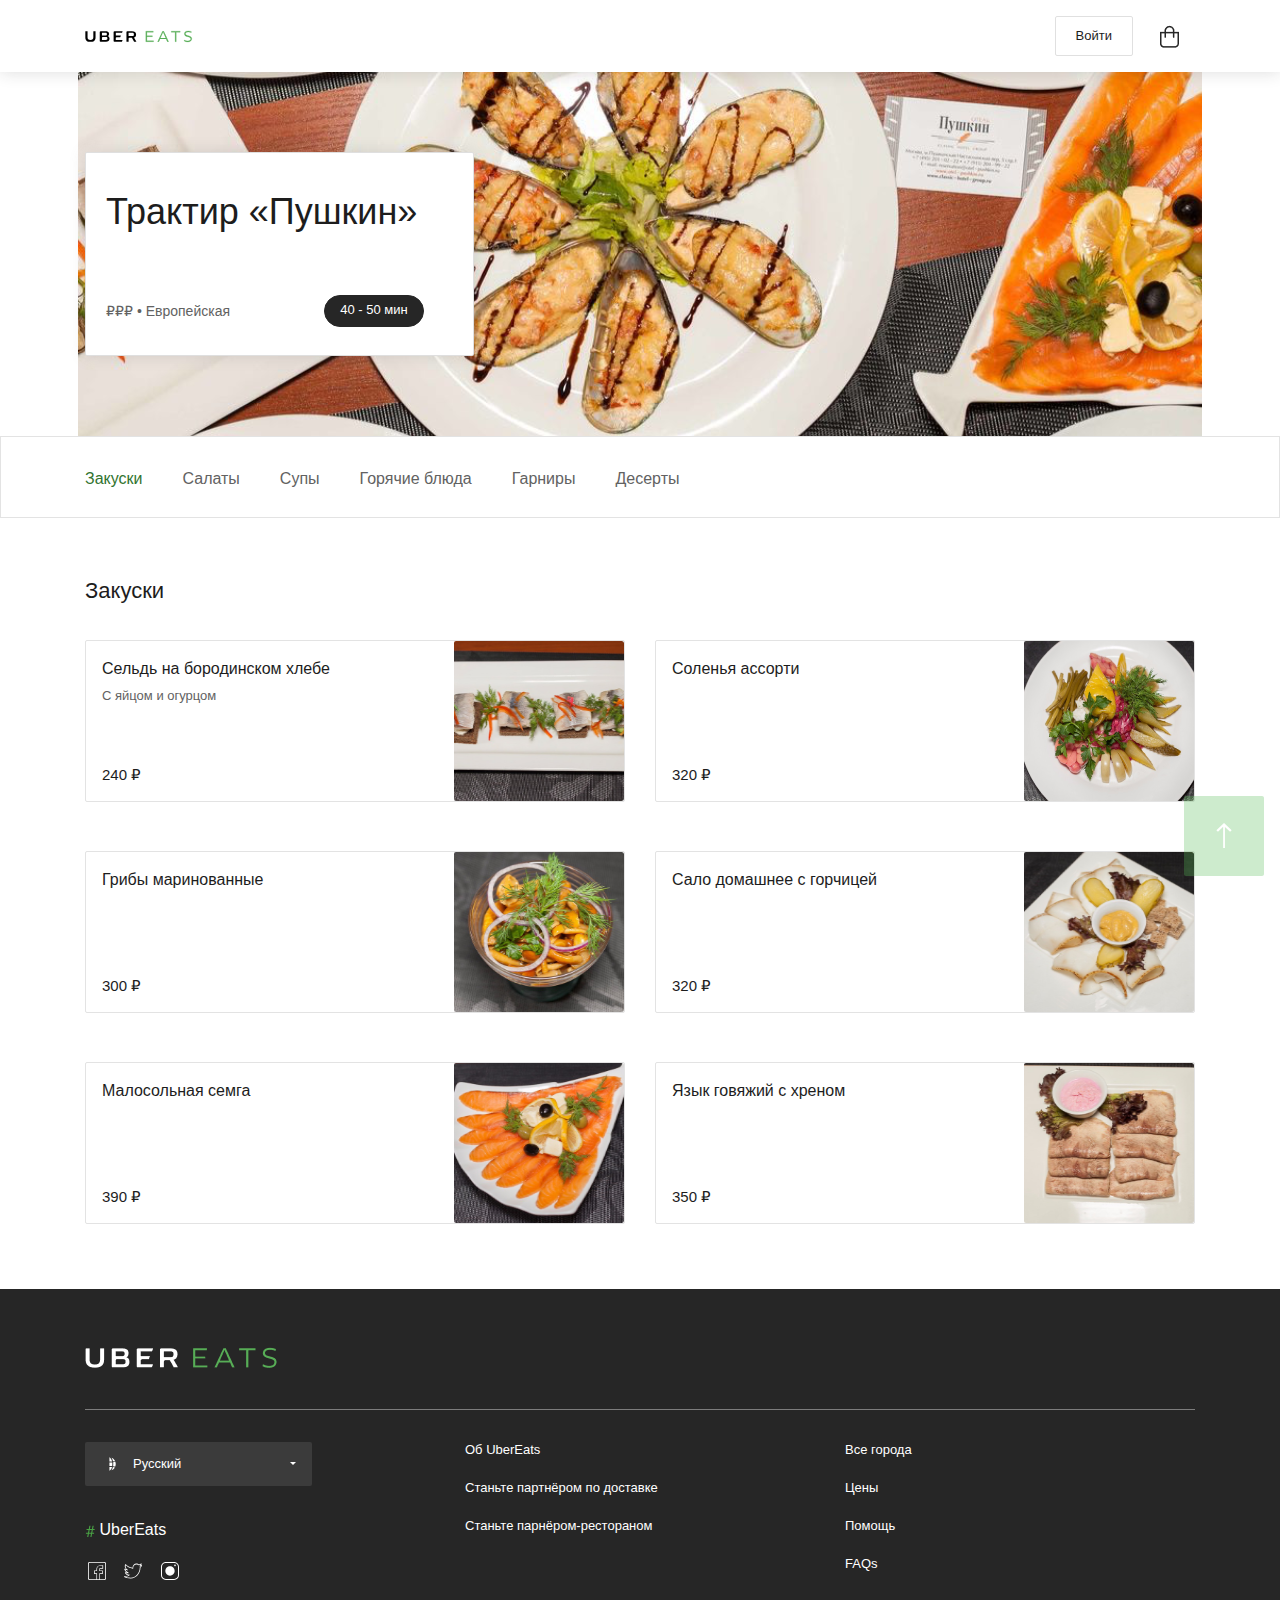
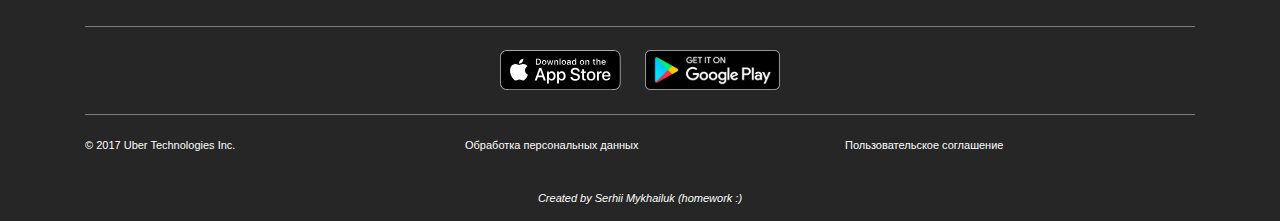
<file: restaurant.html>
<!DOCTYPE html>
<html lang="ru">
<head>
  <meta charset="UTF-8">
  <meta name="viewport" content="width=device-width, initial-scale=1, shrink-to-fit=no">
  <meta http-equiv="X-UA-Compatible" content="ie=edge">
  <link rel="stylesheet" href="https://stackpath.bootstrapcdn.com/bootstrap/4.4.1/css/bootstrap.min.css" integrity="sha384-Vkoo8x4CGsO3+Hhxv8T/Q5PaXtkKtu6ug5TOeNV6gBiFeWPGFN9MuhOf23Q9Ifjh" crossorigin="anonymous">
  <link rel="stylesheet" href="normalize.css">
  <link rel="stylesheet" href="custom_restaurant.css">
  <title>Restaurant</title>
</head>
	
<body>
  <header>
    <div class="header-top position-fixed vw-100">
	  <div class="container">
	    <div class="row">
	      <div class="col d-flex align-items-center">
            <div>
	          <svg width="52" height="11" viewBox="0 0 52 11" fill="none" xmlns="http://www.w3.org/2000/svg">
                <path d="M8.33278 0.467671V6.33465C8.33278 8.2903 7.48249 9.09807 5.4418 9.09807C3.40112 9.09807 2.55083 8.2903 2.55083 6.33465V0.212585H0.595174C0.467631 0.212585 0.340088 0.340128 0.340088 0.467671V6.41967C0.340088 9.69328 2.42329 10.8412 5.4418 10.8412C8.46032 10.8412 10.5435 9.69328 10.5435 6.41967V0.212585H8.58786C8.46032 0.212585 8.33278 0.297614 8.33278 0.467671Z" fill="black"/>
                <path d="M36.7749 1.91316C36.945 1.91316 37.03 1.87064 37.0725 1.7431L37.6252 0.340128C37.6677 0.2551 37.6252 0.212585 37.5402 0.212585H29.6325C28.9098 0.212585 28.6122 0.425157 28.6122 0.935329V10.0334C28.6122 10.4585 28.8248 10.6711 29.3774 10.6711H36.7324C36.9025 10.6711 36.9875 10.6286 37.03 10.501L37.5827 9.09807C37.6252 9.01305 37.5827 8.97053 37.4977 8.97053H30.7804V7.0999C30.7804 6.46219 31.1205 6.16459 32.0984 6.16459H35.0318C35.2019 6.16459 35.2869 6.12207 35.3294 5.99453L35.8821 4.63407C35.9246 4.54904 35.8821 4.50653 35.7971 4.50653H30.8229V1.87064H36.7749V1.91316Z" fill="black"/>
                <path fill-rule="evenodd" clip-rule="evenodd" d="M22.8727 5.14426C23.7229 4.67657 24.0631 3.8688 24.0631 2.84848C24.0631 0.552704 22.1925 0.212585 20.2368 0.212585H15.7728C15.05 0.212585 14.7524 0.425171 14.7524 0.935333V10.0334C14.7524 10.4585 14.965 10.6711 15.5177 10.6711H21.0021C23.0852 10.6711 24.5308 9.86334 24.5308 7.78012C24.5732 6.5047 24.0631 5.44183 22.8727 5.14426ZM16.9631 1.87064H20.4067C21.5547 1.87064 21.8948 2.29578 21.8948 3.18857C21.8948 4.08139 21.5547 4.50653 20.4067 4.50653H16.9631V1.87064ZM16.9631 8.97052H20.8319C22.0648 8.97052 22.4049 8.54538 22.4049 7.56757C22.4049 6.58972 22.0648 6.12207 20.8319 6.12207H18.2811C17.3032 6.12207 16.9631 6.41968 16.9631 7.05737V8.97052Z" fill="black"/>
                <path fill-rule="evenodd" clip-rule="evenodd" d="M48.9764 6.46219L51.3147 10.501C51.3573 10.5435 51.3573 10.6711 51.2722 10.6711H49.274C49.104 10.6711 49.0615 10.6286 48.9764 10.501L46.8507 6.67477H44.9376C43.9597 6.67477 43.6196 6.97235 43.6196 7.61008V10.6711H41.7065C41.579 10.6711 41.4514 10.5435 41.4514 10.416V0.935333C41.4514 0.425171 41.749 0.212585 42.4718 0.212585H46.9358C49.5292 0.212585 51.1022 0.892822 51.1022 3.44366C51.1022 5.39932 50.1244 6.16458 48.9764 6.46219ZM43.5771 5.0592H47.2334C48.5939 5.0592 48.8915 4.54904 48.8915 3.44366C48.8915 2.3808 48.5939 1.87064 47.2334 1.87064H43.5771V5.0592Z" fill="black"/>
              </svg>
	        </div>
            <div class="ml-2">
              <svg width="48" height="13" viewBox="0 0 48 13" fill="none" xmlns="http://www.w3.org/2000/svg">
                <path d="M8.59774 10.7358L8.55523 11.6711H0.817627V1.21259H8.25763L8.30014 2.19041H1.88048V5.80413H7.40734V6.65442H1.88048V10.7358H8.59774Z" fill="#57AD56" stroke="#57AD56" stroke-width="0.25"/>
                <path fill-rule="evenodd" clip-rule="evenodd" d="M15.0173 8.9502H21.1819L22.3723 11.6711H23.5627L18.7587 1.21259H17.5258L12.6791 11.6711H13.8269L15.0173 8.9502ZM15.4 8.0574L17.6533 2.9982L18.0784 1.93533H18.121L18.5461 2.9982L20.7568 8.0574H15.4Z" fill="#57AD56"/>
                <path d="M21.1819 8.9502L21.2964 8.90009L21.2636 8.8252H21.1819V8.9502ZM15.0173 8.9502V8.8252H14.9356L14.9028 8.90009L15.0173 8.9502ZM22.3723 11.6711L22.2578 11.7212L22.2906 11.7961H22.3723V11.6711ZM23.5627 11.6711V11.7961H23.7577L23.6763 11.6189L23.5627 11.6711ZM18.7587 1.21259L18.8723 1.16041L18.8388 1.08759H18.7587V1.21259ZM17.5258 1.21259V1.08759H17.4459L17.4123 1.16003L17.5258 1.21259ZM12.6791 11.6711L12.5657 11.6186L12.4834 11.7961H12.6791V11.6711ZM13.8269 11.6711V11.7961H13.9087L13.9414 11.7212L13.8269 11.6711ZM17.6533 2.9982L17.7676 3.04909L17.7694 3.04461L17.6533 2.9982ZM15.4 8.0574L15.2858 8.00655L15.2075 8.1824H15.4V8.0574ZM18.0784 1.93533V1.81033H17.9937L17.9623 1.88892L18.0784 1.93533ZM18.121 1.93533L18.237 1.88891L18.2056 1.81033H18.121V1.93533ZM18.5461 2.9982L18.43 3.04465L18.4316 3.04825L18.5461 2.9982ZM20.7568 8.0574V8.1824H20.9479L20.8714 8.00735L20.7568 8.0574ZM21.1819 8.8252H15.0173V9.0752H21.1819V8.8252ZM22.4868 11.621L21.2964 8.90009L21.0674 9.0003L22.2578 11.7212L22.4868 11.621ZM23.5627 11.5461H22.3723V11.7961H23.5627V11.5461ZM18.6451 1.26476L23.4492 11.7233L23.6763 11.6189L18.8723 1.16041L18.6451 1.26476ZM17.5258 1.33759H18.7587V1.08759H17.5258V1.33759ZM12.7925 11.7237L17.6392 1.26514L17.4123 1.16003L12.5657 11.6186L12.7925 11.7237ZM13.8269 11.5461H12.6791V11.7961H13.8269V11.5461ZM14.9028 8.90009L13.7124 11.621L13.9414 11.7212L15.1319 9.0003L14.9028 8.90009ZM17.5391 2.94734L15.2858 8.00655L15.5142 8.10826L17.7675 3.04906L17.5391 2.94734ZM17.9623 1.88892L17.5373 2.95178L17.7694 3.04461L18.1944 1.98175L17.9623 1.88892ZM18.121 1.81033H18.0784V2.06033H18.121V1.81033ZM18.6622 2.95177L18.237 1.88891L18.0049 1.98176L18.4301 3.04463L18.6622 2.95177ZM20.8714 8.00735L18.6607 2.94815L18.4316 3.04825L20.6423 8.10745L20.8714 8.00735ZM15.4 8.1824H20.7568V7.9324H15.4V8.1824Z" fill="#57AD56"/>
                <path d="M31.2154 2.19041V11.6711H30.1525V2.19041H26.2412L26.2837 1.21259H35.1692V2.19041H31.2154Z" fill="#57AD56" stroke="#57AD56" stroke-width="0.25"/>
                <path d="M42.7367 11.8837C41.2912 11.8837 40.1433 11.5435 39.208 10.9909L39.3781 10.0555C40.3559 10.6082 41.4613 10.9483 42.7792 10.9483C44.7349 10.9483 45.7552 10.0555 45.7552 8.78012C45.7552 6.01669 39.3781 7.46217 39.3781 3.89097C39.3781 2.36046 40.526 1 43.2044 1C44.4373 1 45.5426 1.21257 46.4354 1.63771L46.2654 2.53051C45.2876 2.14789 44.3522 1.93531 43.2469 1.93531C41.1637 1.93531 40.3984 2.87063 40.3984 3.80594C40.3984 6.44183 46.7756 4.95383 46.7756 8.69509C46.733 10.5657 45.3726 11.8837 42.7367 11.8837Z" fill="#57AD56" stroke="#57AD56" stroke-width="0.25"/>
              </svg>
	        </div>
            <button type="button" class="btn btn-light ml-auto m-3">Войти</button>
	        <img src="images/basket.png" class="d-none d-md-inline basket mr-3" alt="">
	      </div>
	    </div>
	  </div>
	</div>
  </header>
  
  <main>
    <div class="photo">
      <div class="container">
	    <div class="row">
	      <div class="col">
		    <div class="card">
              <div class="card-body py-0">
                <h5 class="card-title">Трактир «Пушкин»</h5>
                <div class="d-flex flex-column flex-md-row align-items-center justify-content-md-between">
				  <p class="card-text mb-3 m-md-0 ">₽₽₽ • Европейская</p>
                  <a href="#" class="btn btn-primary">40 - 50 мин</a>
				</div>
              </div>
            </div>
		  </div>  
	    </div>
	  </div>
	</div>
	<div class="filter d-none d-md-block">
	  <div class="container">
        <div class="row">
		  <div class="col">
		    <ul class="nav px-0">
              <li class="nav-item">
                <a class="nav-link active pl-0 py-0" href="#" style="color: #327430">Закуски</a>
              </li>
              <li class="nav-item">
                <a class="nav-link py-0" href="#">Салаты</a>
              </li>
              <li class="nav-item">
                <a class="nav-link py-0" href="#">Супы</a>
              </li>
              <li class="nav-item">
                <a class="nav-link py-0" href="#">Горячие блюда</a>
              </li>
			  <li class="nav-item">
                <a class="nav-link py-0" href="#">Гарниры</a>
              </li>
			  <li class="nav-item">
                <a class="nav-link py-0" href="#">Десерты</a>
              </li>
            </ul>
		  </div>
        </div>
      </div>
	</div>	
	<div class="container p-relative">
	  <div class="row">
	    <div class="col">
		  <div class="zak d-flex flex-column align-items-center d-md-block">
		    <div class="zakuski px-0s">Закуски</div>
		    <div class="rectangle d-md-none p-0"></div>
		  </div>
		</div>
	  </div>
	</div>
	<div class="container p-relative">
	  <div class="row row-cols-1 row-cols-lg-2">
	    <div class="col">
		  <div class="snack d-flex justify-content-between">
            <div class="d-flex flex-column">
			  <div class="text1 d-none d-md-flex pb-1">Сельдь на бородинском хлебе</div>
			  <div class="text1 d-md-none pb-1">Сельдь на бородинском...</div>
			  <div class="text2 mb-auto">С яйцом и огурцом</div>
			  <div class="text3">240 ₽</div>
			</div>  
            <div class="snack-img img1 ml-auto"></div>
          </div>
        </div>
        <div class="col">
		  <div class="snack d-flex justify-content-between">
            <div class="d-flex flex-column">
			  <div class="text1 mb-auto">Соленья ассорти</div>
			  <div class="text3">320 ₽</div>
			</div>  
            <div class="snack-img img2 ml-auto"></div>
          </div>
        </div> 
		<div class="col">
		  <div class="snack d-flex justify-content-between">
            <div class="d-flex flex-column">
			  <div class="text1 mb-auto">Грибы маринованные</div>
			  <div class="text3">300 ₽</div>
			</div>  
            <div class="snack-img img3 ml-auto"></div>
          </div>
        </div> 
		<div class="col">
		  <div class="snack d-flex justify-content-between">
            <div class="d-flex flex-column">
			  <div class="text1 mb-auto">Сало домашнее с горчицей</div>
			  <div class="text3">320 ₽</div>
			</div>  
            <div class="snack-img img4 ml-auto"></div>
          </div>
        </div> 
		<div class="col">
		  <div class="snack d-flex justify-content-between">
            <div class="d-flex flex-column">
			  <div class="text1 mb-auto">Малосольная семга</div>
			  <div class="text3">390 ₽</div>
			</div>  
            <div class="snack-img img5 ml-auto"></div>
          </div>
        </div> 
		<div class="col">
		  <div class="snack d-flex justify-content-between">
            <div class="d-flex flex-column">
			  <div class="text1 mb-auto">Язык говяжий с хреном</div>
			  <div class="text3">350 ₽</div>
			</div>  
            <div class="snack-img img6 ml-auto"></div>
          </div>
        </div> 
      </div>
	</div>
	     
  </main>
  
  <footer style="background: #262626">
    <div class="container">
	  <div class="row">
	    <div class="col">
		  <div class="logo">
		    <img src="images/white-logo.png" alt="">
		  </div>
		  <div class="w-100 underline2" style="margin-bottom: 2.0rem"></div>
		</div>
	  </div>
	  <div class="row row-cols-1 row-cols-md-3">
	    <div class="col">
		  <nav class="navbar d-flex justify-content-start pr-2">
			<a class="navbar-brand" href="#">
			  <svg width="16" height="16" viewBox="0 0 16 16" fill="none" xmlns="http://www.w3.org/2000/svg">
                <path fill-rule="evenodd" clip-rule="evenodd" d="M11.1121 5.42651C10.6509 3.21118 9.26318 1.54529 8.42102 1.1958V5.53882C9.26318 5.52844 10.3713 5.48547 11.1121 5.42651ZM14.0255 4.96301C13.8721 5.01013 13.25 5.18372 12.0197 5.32935C11.7421 3.85291 11.241 2.59473 10.5875 1.6864C12.0856 2.33569 13.3038 3.50452 14.0255 4.96301ZM8.42102 6.51733C9.26318 6.50635 10.4435 6.45996 11.2272 6.3949C11.2917 6.91309 11.308 7.44946 11.308 8.0011C11.308 8.70959 11.2827 9.39673 11.1783 10.046C10.4067 9.98364 9.26318 9.93872 8.42102 9.92871V6.51733ZM8.42102 10.9072V14.8068C9.26318 14.4808 10.51 13.0077 11.0096 11.0125C10.2882 10.9569 9.26318 10.9174 8.42102 10.9072ZM10.5875 14.3163C11.1764 13.4978 11.6455 12.3992 11.9349 11.1088C12.9027 11.2202 13.5125 11.3499 13.8198 11.4274C13.0797 12.7118 11.9467 13.7245 10.5875 14.3163ZM12.1678 6.29675C12.3156 7.57568 12.2957 8.86853 12.1089 10.1423C13.3038 10.2823 13.9834 10.4514 14.2538 10.5303C14.5653 9.74658 14.7422 8.89465 14.7422 8.0011C14.7417 7.11792 14.5702 6.24329 14.2369 5.42542L14.3949 5.8717C14.3506 5.88745 13.6808 6.11511 12.1678 6.29675Z" fill="white"/>
              </svg>
            </a>
			<span style="color: #fff">Русский</span>
			<div class="nav dropdown ml-auto">
              <a class="nav-link dropdown-toggle pr-2" href="#" id="navbarDropdown" role="button" data-toggle="dropdown" aria-haspopup="true" aria-expanded="false">
              </a>
              <div class="dropdown-menu" aria-labelledby="navbarDropdown">
                <a class="dropdown-item" href="#">English</a>
                <a class="dropdown-item" href="#">Українська</a>
              </div> 
            </div>			  
          </nav>
          <svg width="10" height="12" viewBox="0 0 10 12" fill="none" xmlns="http://www.w3.org/2000/svg">
           <path d="M5.97656 8.79688H3.91406L3.28906 12H2.17188L2.79688 8.79688H0.929688V7.72656H3L3.53906 4.96094H1.52344V3.875H3.75L4.39062 0.625H5.50781L4.86719 3.875H6.92969L7.57031 0.625H8.69531L8.05469 3.875H9.64844V4.96094H7.84375L7.30469 7.72656H9.0625V8.79688H7.10156L6.47656 12H5.35156L5.97656 8.79688ZM4.11719 7.72656H6.17969L6.71875 4.96094H4.65625L4.11719 7.72656Z" fill="#49A144"/>
          </svg>
		  <span style="color: #FFFFFF">UberEats</span>
          <div class="social_networks pt-3">
		    <a class="facebok" href="https://www.facebook.com/UberEats/" target="_blank">
			  <svg width="24" height="24" viewBox="0 0 24 24" fill="none" xmlns="http://www.w3.org/2000/svg">
                <path fill-rule="evenodd" clip-rule="evenodd" d="M19.5 3H4.5C3.65997 3 3 3.66003 3 4.5V19.5C3 20.34 3.65997 21 4.5 21H11.4H15H19.5C20.34 21 21 20.34 21 19.5V4.5C21 3.66003 20.34 3 19.5 3ZM12.0518 14.2609H9.79999V11.9652H12.0518V9.95654C12.0518 8.32092 13.2904 6.94348 14.8667 6.80005H17.4V9.0957H15.1481C14.6696 9.0957 14.3037 9.46875 14.3037 9.95654V11.9652H17.1185V14.2609H14.3037V20.2001H12.0518V14.2609ZM14.9286 20.2001H19.3214C19.8193 20.2001 20.2 19.8193 20.2 19.3215V4.67859C20.2 4.18079 19.8193 3.80005 19.3214 3.80005H4.67856C4.18069 3.80005 3.79999 4.18079 3.79999 4.67859V19.3215C3.79999 19.8193 4.18069 20.2001 4.67856 20.2001H11.4142V14.9286H9.07138V11.4143H11.4142V9.95007C11.4142 7.98792 12.9371 6.3186 14.8993 6.14294H18.15V9.65723H15.2214C15.0457 9.65723 14.9286 9.77429 14.9286 9.95007V11.4143H17.8571V14.9286H14.9286V20.2001Z" fill="white"/>
                <mask id="mask0" maskUnits="userSpaceOnUse" x="3" y="3" width="18" height="18">
                <path fill-rule="evenodd" clip-rule="evenodd" d="M19.5 3H4.5C3.65997 3 3 3.66003 3 4.5V19.5C3 20.34 3.65997 21 4.5 21H11.4H15H19.5C20.34 21 21 20.34 21 19.5V4.5C21 3.66003 20.34 3 19.5 3ZM12.0518 14.2609H9.79999V11.9652H12.0518V9.95654C12.0518 8.32092 13.2904 6.94348 14.8667 6.80005H17.4V9.0957H15.1481C14.6696 9.0957 14.3037 9.46875 14.3037 9.95654V11.9652H17.1185V14.2609H14.3037V20.2001H12.0518V14.2609ZM14.9286 20.2001H19.3214C19.8193 20.2001 20.2 19.8193 20.2 19.3215V4.67859C20.2 4.18079 19.8193 3.80005 19.3214 3.80005H4.67856C4.18069 3.80005 3.79999 4.18079 3.79999 4.67859V19.3215C3.79999 19.8193 4.18069 20.2001 4.67856 20.2001H11.4142V14.9286H9.07138V11.4143H11.4142V9.95007C11.4142 7.98792 12.9371 6.3186 14.8993 6.14294H18.15V9.65723H15.2214C15.0457 9.65723 14.9286 9.77429 14.9286 9.95007V11.4143H17.8571V14.9286H14.9286V20.2001Z" fill="white"/>
                </mask>
                <g mask="url(#mask0)">
                </g>
              </svg>
			</a>
			<a class="twitter mx-2" href="https://twitter.com/ubereats" target="_blank">
			  <svg width="24" height="24" viewBox="0 0 24 24" fill="none" xmlns="http://www.w3.org/2000/svg">
                <path fill-rule="evenodd" clip-rule="evenodd" d="M20.5302 6.09489C20.6525 6.06364 20.8052 6.09489 20.8969 6.18864C20.9885 6.28239 21.0191 6.43864 20.9886 6.56364C20.7136 7.46977 20.1637 8.12602 19.4915 8.46977V8.5634C19.4915 14.5942 15.092 19.5 9.71484 19.5C6.69018 19.5 4.24606 18.9688 3.14617 18.0627C3.02398 17.9377 2.96285 17.7814 3.02398 17.5939C3.08505 17.4377 3.23782 17.3127 3.42114 17.3127C5.22372 17.2814 6.38467 16.844 7.27069 16.3128C5.55975 16.094 4.49041 15.2504 3.94052 13.6568C3.87939 13.5005 3.94052 13.3443 4.06271 13.2505C4.1849 13.1568 4.36822 13.1568 4.49041 13.2193C4.94869 13.5318 5.40698 13.5943 5.9569 13.5943C4.79595 12.8757 3.72662 11.6882 3.29891 10.2195C3.26834 10.0633 3.32946 9.8759 3.45165 9.8134C3.60443 9.71965 3.7572 9.7509 3.87939 9.84465C4.21548 10.1258 4.58212 10.3133 5.13201 10.407C3.94052 9.15715 3.20727 7.31352 4.24603 5.28252L4.42935 4.90752L4.7348 5.22002C6.62905 7.25102 8.37051 8.18852 11.5479 8.8134V8.6884C11.5479 6.40739 13.2894 4.53252 15.4586 4.50127C16.314 4.50127 17.5055 5.12627 17.9944 5.40752C18.0061 5.40752 18.0177 5.41203 18.0277 5.41594C18.0438 5.42229 18.0555 5.4268 18.0555 5.40752C18.6666 5.22002 19.3998 4.90752 20.2552 4.53252C20.3775 4.47002 20.5302 4.50127 20.6219 4.59502C20.7136 4.68877 20.7441 4.81377 20.683 4.97002C20.5302 5.40752 20.2858 5.87627 19.9192 6.31364L20.5302 6.09489ZM18.7354 8.23784L18.9133 8.17741C19.4764 7.96623 19.8025 7.51347 20.01 7.12126L18.854 7.5136C18.7058 7.5739 18.528 7.5136 18.4687 7.36272C18.4094 7.21172 18.4391 7.03069 18.5576 6.94011C19.0318 6.54778 19.3875 6.12529 19.6543 5.67265C19.0615 5.91399 18.528 6.12529 18.0834 6.27617C17.9055 6.33647 17.7277 6.30632 17.5499 6.21587L17.5316 6.20573C17.1836 6.01225 16.0853 5.40141 15.4158 5.4312C13.6374 5.46135 12.2147 7.00053 12.2147 8.87163V9.7166L11.8589 9.6563C8.59857 9.05266 6.79049 8.17741 4.89352 6.27617C4.00433 8.56975 5.84201 10.1694 6.46444 10.622L7.20541 11.1652H6.28655C5.69375 11.1652 5.04168 11.1049 4.44888 10.8333C5.10098 12.2215 6.43481 13.2476 7.56112 13.5796L7.47219 14.1832C7.2351 14.1832 6.99795 14.1832 6.76086 14.2133C6.13839 14.2436 5.57525 14.2436 5.04171 14.0624C5.63452 15.2093 6.67193 15.6922 8.36141 15.6922H9.25061L8.50961 16.2354C7.59075 16.9596 6.40515 17.6236 4.35998 17.7746C5.3381 18.2574 7.14611 18.7101 9.84338 18.7101C14.4647 18.7101 18.7354 13.9991 18.7354 8.7509V8.23784Z" fill="white"/>
                <mask id="mask" maskUnits="userSpaceOnUse" x="3" y="4" width="18" height="16">
                <path fill-rule="evenodd" clip-rule="evenodd" d="M20.5302 6.09489C20.6525 6.06364 20.8052 6.09489 20.8969 6.18864C20.9885 6.28239 21.0191 6.43864 20.9886 6.56364C20.7136 7.46977 20.1637 8.12602 19.4915 8.46977V8.5634C19.4915 14.5942 15.092 19.5 9.71484 19.5C6.69018 19.5 4.24606 18.9688 3.14617 18.0627C3.02398 17.9377 2.96285 17.7814 3.02398 17.5939C3.08505 17.4377 3.23782 17.3127 3.42114 17.3127C5.22372 17.2814 6.38467 16.844 7.27069 16.3128C5.55975 16.094 4.49041 15.2504 3.94052 13.6568C3.87939 13.5005 3.94052 13.3443 4.06271 13.2505C4.1849 13.1568 4.36822 13.1568 4.49041 13.2193C4.94869 13.5318 5.40698 13.5943 5.9569 13.5943C4.79595 12.8757 3.72662 11.6882 3.29891 10.2195C3.26834 10.0633 3.32946 9.8759 3.45165 9.8134C3.60443 9.71965 3.7572 9.7509 3.87939 9.84465C4.21548 10.1258 4.58212 10.3133 5.13201 10.407C3.94052 9.15715 3.20727 7.31352 4.24603 5.28252L4.42935 4.90752L4.7348 5.22002C6.62905 7.25102 8.37051 8.18852 11.5479 8.8134V8.6884C11.5479 6.40739 13.2894 4.53252 15.4586 4.50127C16.314 4.50127 17.5055 5.12627 17.9944 5.40752C18.0061 5.40752 18.0177 5.41203 18.0277 5.41594C18.0438 5.42229 18.0555 5.4268 18.0555 5.40752C18.6666 5.22002 19.3998 4.90752 20.2552 4.53252C20.3775 4.47002 20.5302 4.50127 20.6219 4.59502C20.7136 4.68877 20.7441 4.81377 20.683 4.97002C20.5302 5.40752 20.2858 5.87627 19.9192 6.31364L20.5302 6.09489ZM18.7354 8.23784L18.9133 8.17741C19.4764 7.96623 19.8025 7.51347 20.01 7.12126L18.854 7.5136C18.7058 7.5739 18.528 7.5136 18.4687 7.36272C18.4094 7.21172 18.4391 7.03069 18.5576 6.94011C19.0318 6.54778 19.3875 6.12529 19.6543 5.67265C19.0615 5.91399 18.528 6.12529 18.0834 6.27617C17.9055 6.33647 17.7277 6.30632 17.5499 6.21587L17.5316 6.20573C17.1836 6.01225 16.0853 5.40141 15.4158 5.4312C13.6374 5.46135 12.2147 7.00053 12.2147 8.87163V9.7166L11.8589 9.6563C8.59857 9.05266 6.79049 8.17741 4.89352 6.27617C4.00433 8.56975 5.84201 10.1694 6.46444 10.622L7.20541 11.1652H6.28655C5.69375 11.1652 5.04168 11.1049 4.44888 10.8333C5.10098 12.2215 6.43481 13.2476 7.56112 13.5796L7.47219 14.1832C7.2351 14.1832 6.99795 14.1832 6.76086 14.2133C6.13839 14.2436 5.57525 14.2436 5.04171 14.0624C5.63452 15.2093 6.67193 15.6922 8.36141 15.6922H9.25061L8.50961 16.2354C7.59075 16.9596 6.40515 17.6236 4.35998 17.7746C5.3381 18.2574 7.14611 18.7101 9.84338 18.7101C14.4647 18.7101 18.7354 13.9991 18.7354 8.7509V8.23784Z" fill="white"/>
                </mask>
                <g mask="url(#mask0)">
                </g>
              </svg>
			</a>
			<a class="instagram" href="https://www.instagram.com/ubereats/" target="_blank">
			  <svg width="24" height="24" viewBox="0 0 24 24" fill="none" xmlns="http://www.w3.org/2000/svg">
                <path fill-rule="evenodd" clip-rule="evenodd" d="M16.0325 3H7.96724C5.22831 3 3 5.22841 3 7.96735V16.0327C3 18.7717 5.22831 21 7.96724 21H16.0325C18.7717 21 21 18.7716 21 16.0327V7.96735C21.0001 5.22841 18.7717 3 16.0325 3ZM20.0001 16.3579C20.0001 18.3662 18.3662 20 16.3579 20H7.642C5.6338 20.0001 4 18.3662 4 16.3579V7.64212C4 5.63392 5.6338 4 7.642 4H16.3578C18.3661 4 20 5.63392 20 7.64212V16.3579H20.0001ZM7.36186 12.0002C7.36186 9.4427 9.44249 7.36207 12 7.36207C14.5575 7.36207 16.6381 9.4427 16.6381 12.0002C16.6381 14.5576 14.5575 16.6381 12 16.6381C9.44249 16.6381 7.36186 14.5576 7.36186 12.0002ZM16.4349 5.83418C16.5833 5.68509 16.7898 5.6 17 5.6C17.2109 5.6 17.4175 5.68509 17.5658 5.83418C17.7149 5.98255 17.8 6.18909 17.8 6.4C17.8 6.61018 17.7149 6.81673 17.5658 6.96582C17.4167 7.11418 17.2109 7.2 17 7.2C16.7898 7.2 16.5833 7.11418 16.4349 6.96582C16.2858 6.81673 16.2 6.61025 16.2 6.4C16.2 6.18909 16.2857 5.98255 16.4349 5.83418Z" fill="white"/>
                <mask id="mask1" maskUnits="userSpaceOnUse" x="7" y="5" width="11" height="12">
                <path fill-rule="evenodd" clip-rule="evenodd" d="M16.4349 5.83416C16.5833 5.68507 16.7898 5.59998 17 5.59998C17.2109 5.59998 17.4175 5.68507 17.5658 5.83416C17.7149 5.98252 17.8 6.18907 17.8 6.39998C17.8 6.61016 17.7149 6.8167 17.5658 6.96579C17.4167 7.11416 17.2109 7.19998 17 7.19998C16.7898 7.19998 16.5833 7.11416 16.4349 6.96579C16.2858 6.8167 16.2 6.61023 16.2 6.39998C16.2 6.18907 16.2857 5.98252 16.4349 5.83416ZM12 7.36204C9.44245 7.36204 7.36182 9.44268 7.36182 12.0002C7.36182 14.5576 9.44245 16.6381 12 16.6381C14.5575 16.6381 16.6381 14.5576 16.6381 12.0002C16.6381 9.44268 14.5575 7.36204 12 7.36204ZM12 15.8397C9.88274 15.8397 8.16003 14.1173 8.16003 12C8.16003 9.88255 9.88261 8.15998 12 8.15998C14.1175 8.15998 15.84 9.88255 15.84 12C15.84 14.1173 14.1173 15.8397 12 15.8397Z" fill="white"/>
                </mask>
                <g mask="url(#mask0)">
                </g>
              </svg>
			</a>
		  </div>
		</div>
		<div class="col">
		  <div class="info">Об UberEats</div>
		  <div class="info">Станьте партнёром по доставке</div>
		  <div class="info">Станьте парнёром-рестораном</div>
		</div>
		<div class="col">
		  <div class="info">Все города</div>
		  <div class="info">Цены</div>
		  <div class="info">Помощь</div>
		  <div class="info mb-5">FAQs</div>
		</div>
      </div>
      <div class="row">	  
		<div class="col">
	      <div class="underline2"></div>
	    </div>
      </div>
	  <div class="row">
	    <div class="col d-flex align-items-center justify-content-center">
	      <div class="app_store">
		    <a href="https://play.google.com/store/apps/details?id=com.ubercab.eats&referrer=mat_click_id%3Df4bdfd5f958445a7a55fad29026769ea-20200302-7336%26link_click_id%3D763014899491834535&mat_click_id=f4bdfd5f958445a7a55fad29026769ea-20200302-7336" target="_blank">
		    <svg width="121" height="40" viewBox="0 0 121 40" fill="none" xmlns="http://www.w3.org/2000/svg">
              <path d="M111.055 0.00013H9.61436C9.24459 0.00013 8.87927 0.00013 8.51048 0.00213C8.20177 0.00413 7.89552 0.00994 7.58385 0.01483C6.90675 0.0227318 6.23125 0.0818063 5.5632 0.19154C4.8961 0.303663 4.24989 0.515046 3.64644 0.81854C3.04372 1.1246 2.49301 1.5223 2.01426 1.9972C1.53301 2.47077 1.13184 3.01815 0.826197 3.61829C0.519707 4.21724 0.307186 4.85907 0.195974 5.52161C0.0837046 6.18332 0.0232914 6.85265 0.0152766 7.52361C0.00591905 7.83021 0.00493086 8.13783 0 8.44447V31.5587C0.00493086 31.8692 0.00591905 32.17 0.0152766 32.4806C0.0232939 33.1516 0.0837071 33.8209 0.195974 34.4825C0.306879 35.1455 0.519413 35.7877 0.826197 36.3868C1.1317 36.985 1.53292 37.5302 2.01426 38.0011C2.49119 38.4781 3.04226 38.8761 3.64644 39.1798C4.24989 39.4841 4.89603 39.6968 5.5632 39.8106C6.23136 39.9195 6.9068 39.9786 7.58385 39.9874C7.89552 39.9942 8.20177 39.9981 8.51048 39.9981C8.87926 40.0001 9.24461 40.0001 9.61436 40.0001H111.055C111.418 40.0001 111.786 40.0001 112.148 39.9981C112.455 39.9981 112.771 39.9942 113.078 39.9874C113.754 39.9791 114.428 39.92 115.095 39.8106C115.764 39.696 116.412 39.4834 117.019 39.1798C117.622 38.8759 118.173 38.478 118.649 38.0011C119.129 37.5284 119.532 36.9836 119.841 36.3868C120.145 35.7872 120.356 35.1451 120.465 34.4825C120.578 33.8208 120.64 33.1516 120.652 32.4806C120.656 32.17 120.656 31.8692 120.656 31.5587C120.664 31.1954 120.664 30.8341 120.664 30.4649V9.53626C120.664 9.17005 120.664 8.80677 120.656 8.44447C120.656 8.13783 120.656 7.83021 120.652 7.52357C120.64 6.85255 120.578 6.18337 120.465 5.52157C120.356 4.85941 120.145 4.21763 119.841 3.61825C119.218 2.41533 118.231 1.43616 117.019 0.81845C116.412 0.515697 115.764 0.30437 115.095 0.19145C114.428 0.0812328 113.754 0.0221378 113.078 0.01469C112.771 0.00981 112.455 0.00395 112.148 0.002C111.786 0 111.418 0 111.055 0V0.00013Z" fill="#A6A6A6"/>
              <path d="M8.51544 39.1251C8.20821 39.1251 7.90841 39.1212 7.60359 39.1144C6.97214 39.1063 6.34216 39.0517 5.71883 38.9513C5.1376 38.852 4.57455 38.6674 4.04824 38.4034C3.52676 38.1416 3.05113 37.7984 2.63957 37.3868C2.22205 36.9801 1.87445 36.5084 1.61053 35.9903C1.34371 35.4689 1.15905 34.91 1.06299 34.3331C0.959259 33.7132 0.903134 33.0864 0.895103 32.4581C0.88871 32.2472 0.880341 31.545 0.880341 31.545V8.44446C0.880341 8.44446 0.889254 7.75305 0.895153 7.54992C0.902843 6.9226 0.958642 6.29678 1.06207 5.67785C1.1583 5.09937 1.3431 4.53887 1.61007 4.01575C1.87301 3.49807 2.21869 3.02598 2.63369 2.6178C3.04823 2.20574 3.52538 1.86073 4.04775 1.59533C4.57285 1.33222 5.13483 1.14885 5.71489 1.05139C6.34027 0.949958 6.97243 0.895118 7.60607 0.887332L8.51593 0.875122H112.143L113.064 0.887822C113.692 0.895221 114.318 0.949572 114.938 1.05041C115.524 1.1491 116.092 1.33374 116.623 1.59826C117.669 2.13311 118.521 2.97929 119.058 4.01819C119.321 4.5377 119.503 5.09363 119.598 5.66711C119.702 6.29111 119.761 6.92186 119.773 7.55432C119.776 7.83752 119.776 8.14172 119.776 8.44446C119.784 8.81946 119.784 9.17639 119.784 9.53625V30.4649C119.784 30.8282 119.784 31.1827 119.776 31.5401C119.776 31.8653 119.776 32.1632 119.772 32.4698C119.76 33.091 119.703 33.7105 119.6 34.3233C119.505 34.9044 119.322 35.4676 119.055 35.9933C118.789 36.5057 118.444 36.9734 118.031 37.379C117.619 37.7928 117.143 38.1381 116.62 38.4015C116.09 38.6675 115.523 38.8529 114.938 38.9513C114.315 39.0523 113.685 39.1068 113.053 39.1144C112.758 39.1212 112.449 39.1251 112.148 39.1251L111.055 39.1271L8.51544 39.1251Z" fill="black"/>
              <path d="M24.976 20.3008C24.9868 19.4662 25.2104 18.6478 25.6258 17.9218C26.0413 17.1959 26.6352 16.5859 27.3522 16.1488C26.8967 15.5036 26.2958 14.9727 25.5972 14.5981C24.8986 14.2236 24.1215 14.0157 23.3277 13.9911C21.6344 13.8148 19.9929 14.9959 19.13 14.9959C18.2505 14.9959 16.922 14.0086 15.4914 14.0378C14.566 14.0674 13.6642 14.3343 12.8738 14.8123C12.0834 15.2904 11.4313 15.9633 10.9811 16.7656C9.03091 20.1141 10.4856 25.0351 12.3537 27.7417C13.2883 29.0671 14.3806 30.5475 15.8099 30.495C17.2086 30.4375 17.7309 29.6105 19.4192 29.6105C21.0919 29.6105 21.5819 30.495 23.0402 30.4616C24.5411 30.4375 25.4867 29.1304 26.3885 27.7925C27.06 26.8481 27.5768 25.8044 27.9196 24.7C27.0477 24.3343 26.3036 23.7221 25.7801 22.9398C25.2567 22.1575 24.977 21.2397 24.976 20.3008Z" fill="white"/>
              <path d="M22.2216 12.2111C23.0399 11.2369 23.443 9.98469 23.3454 8.72046C22.0952 8.85068 20.9404 9.44324 20.111 10.3801C19.7055 10.8377 19.3949 11.3702 19.1971 11.9469C18.9992 12.5237 18.9178 13.1335 18.9577 13.7415C19.5831 13.7478 20.2017 13.6134 20.767 13.3483C21.3324 13.0833 21.8297 12.6944 22.2216 12.2111Z" fill="white"/>
              <path d="M42.6561 27.1398H37.8831L36.7369 30.4962H34.7153L39.2361 18.0782H41.3365L45.8574 30.4962H43.8013L42.6561 27.1398ZM38.3775 25.591H42.1608L40.2957 20.1437H40.2435L38.3775 25.591Z" fill="white"/>
              <path d="M55.6211 25.9699C55.6211 28.7834 54.1026 30.591 51.8112 30.591C51.2307 30.6211 50.6534 30.4885 50.1454 30.2084C49.6374 29.9283 49.2192 29.5119 48.9388 29.007H48.8954V33.4914H47.0215V21.4426H48.8354V22.9485H48.8698C49.1632 22.446 49.5885 22.0318 50.1003 21.7499C50.6122 21.4681 51.1915 21.3291 51.7767 21.3479C54.0937 21.3479 55.6211 23.1643 55.6211 25.9699ZM53.695 25.9699C53.695 24.1369 52.7398 22.9319 51.2824 22.9319C49.8506 22.9319 48.8875 24.1623 48.8875 25.9699C48.8875 27.7942 49.8506 29.0158 51.2824 29.0158C52.7398 29.0158 53.695 27.8196 53.695 25.9699Z" fill="white"/>
              <path d="M65.6692 25.9699C65.6692 28.7834 64.1508 30.591 61.8593 30.591C61.2788 30.6211 60.7016 30.4885 60.1936 30.2084C59.6855 29.9283 59.2674 29.5119 58.9869 29.007H58.9435V33.4914H57.0696V21.4426H58.8834V22.9484H58.9179C59.2113 22.446 59.6365 22.0318 60.1484 21.7499C60.6603 21.4681 61.2396 21.3291 61.8248 21.3479C64.1419 21.3479 65.6692 23.1643 65.6692 25.9699ZM63.7431 25.9699C63.7431 24.1369 62.7879 22.9318 61.3305 22.9318C59.8987 22.9318 58.9357 24.1623 58.9357 25.9699C58.9357 27.7942 59.8987 29.0158 61.3305 29.0158C62.7879 29.0158 63.7431 27.8195 63.7431 25.9699H63.7431Z" fill="white"/>
              <path d="M72.3102 27.0363C72.449 28.2678 73.6553 29.0763 75.3037 29.0763C76.8832 29.0763 78.0196 28.2677 78.0196 27.1574C78.0196 26.1935 77.3342 25.6164 75.7114 25.2208L74.0886 24.8331C71.7893 24.2824 70.7218 23.2159 70.7218 21.4855C70.7218 19.3429 72.6046 17.8712 75.2781 17.8712C77.9241 17.8712 79.7379 19.3429 79.799 21.4855H77.9073C77.7941 20.2462 76.7611 19.4982 75.2515 19.4982C73.7419 19.4982 72.709 20.255 72.709 21.3566C72.709 22.2345 73.3687 22.7511 74.9827 23.1466L76.3623 23.4825C78.9314 24.0851 79.9989 25.1085 79.9989 26.9249C79.9989 29.2481 78.1328 30.7032 75.1649 30.7032C72.3879 30.7032 70.513 29.2823 70.3919 27.0362L72.3102 27.0363Z" fill="white"/>
              <path d="M84.0431 19.2999V21.4425H85.7792V22.9142H84.0431V27.9054C84.0431 28.6808 84.3907 29.0421 85.1539 29.0421C85.36 29.0386 85.5657 29.0242 85.7703 28.9991V30.462C85.4272 30.5256 85.0785 30.5544 84.7295 30.5479C82.8811 30.5479 82.1603 29.8595 82.1603 28.1036V22.9142H80.8329V21.4425H82.1603V19.2999H84.0431Z" fill="white"/>
              <path d="M86.7846 25.9698C86.7846 23.1212 88.4763 21.3312 91.1144 21.3312C93.7614 21.3312 95.4452 23.1212 95.4452 25.9698C95.4452 28.8263 93.7702 30.6085 91.1144 30.6085C88.4596 30.6085 86.7846 28.8263 86.7846 25.9698ZM93.5358 25.9698C93.5358 24.0157 92.6329 22.8624 91.1144 22.8624C89.596 22.8624 88.694 24.0245 88.694 25.9698C88.694 27.9318 89.596 29.0763 91.1144 29.0763C92.6329 29.0763 93.5358 27.9318 93.5358 25.9698H93.5358Z" fill="white"/>
              <path d="M96.9903 21.4425H98.7775V22.9835H98.8209C98.9418 22.5022 99.2261 22.0769 99.626 21.779C100.026 21.4811 100.517 21.3288 101.017 21.3478C101.233 21.347 101.448 21.3703 101.659 21.4171V23.1554C101.386 23.0728 101.102 23.0348 100.817 23.0431C100.545 23.0321 100.273 23.0797 100.021 23.1826C99.7694 23.2855 99.5429 23.4412 99.3574 23.6391C99.1719 23.837 99.0318 24.0724 98.9466 24.3291C98.8615 24.5857 98.8334 24.8576 98.8642 25.1261V30.4962H96.9903L96.9903 21.4425Z" fill="white"/>
              <path d="M110.299 27.837C110.047 29.4806 108.433 30.6085 106.368 30.6085C103.712 30.6085 102.064 28.8439 102.064 26.0128C102.064 23.173 103.721 21.3312 106.289 21.3312C108.815 21.3312 110.403 23.0519 110.403 25.797V26.4337H103.955V26.546C103.925 26.8792 103.968 27.2149 104.079 27.5307C104.19 27.8466 104.367 28.1353 104.6 28.3779C104.832 28.6204 105.114 28.8112 105.426 28.9375C105.738 29.0638 106.074 29.1228 106.411 29.1105C106.854 29.1516 107.298 29.0499 107.678 28.8205C108.058 28.591 108.353 28.2461 108.519 27.837L110.299 27.837ZM103.964 25.1349H108.528C108.545 24.8353 108.499 24.5355 108.394 24.2543C108.288 23.9731 108.125 23.7165 107.915 23.5008C107.705 23.285 107.452 23.1147 107.172 23.0004C106.892 22.8862 106.592 22.8306 106.289 22.837C105.984 22.8352 105.681 22.8934 105.399 23.0081C105.117 23.1229 104.86 23.2919 104.644 23.5056C104.428 23.7192 104.256 23.9732 104.14 24.2528C104.023 24.5325 103.963 24.8323 103.964 25.1349V25.1349Z" fill="white"/>
              <path d="M38.1423 8.73114C38.5351 8.70318 38.9294 8.76204 39.2965 8.90347C39.6637 9.0449 39.9946 9.26538 40.2654 9.54901C40.5363 9.83263 40.7403 10.1723 40.8627 10.5436C40.9851 10.9149 41.0229 11.3085 40.9734 11.696C40.9734 13.6022 39.9345 14.698 38.1423 14.698H35.969V8.73114H38.1423ZM36.9035 13.8541H38.0379C38.3186 13.8708 38.5996 13.8251 38.8603 13.7205C39.121 13.6159 39.3549 13.455 39.5449 13.2494C39.735 13.0438 39.8765 12.7988 39.959 12.5322C40.0415 12.2656 40.0631 11.9841 40.0221 11.7081C40.0601 11.4333 40.0364 11.1535 39.9526 10.8889C39.8688 10.6242 39.727 10.3812 39.5373 10.1773C39.3477 9.97334 39.1149 9.81353 38.8557 9.70929C38.5965 9.60506 38.3172 9.55897 38.0379 9.57435H36.9035V13.8541Z" fill="white"/>
              <path d="M42.029 12.4445C42.0005 12.1486 42.0346 11.85 42.1292 11.568C42.2239 11.2859 42.3769 11.0266 42.5785 10.8066C42.7801 10.5866 43.0259 10.4108 43.3 10.2906C43.5741 10.1703 43.8705 10.1082 44.1703 10.1082C44.47 10.1082 44.7665 10.1703 45.0406 10.2906C45.3147 10.4108 45.5605 10.5866 45.7621 10.8066C45.9637 11.0266 46.1167 11.2859 46.2114 11.568C46.306 11.85 46.3401 12.1486 46.3116 12.4445C46.3407 12.7408 46.3069 13.0397 46.2126 13.3223C46.1182 13.6048 45.9653 13.8646 45.7636 14.085C45.5619 14.3054 45.316 14.4816 45.0416 14.6021C44.7672 14.7226 44.4704 14.7849 44.1703 14.7849C43.8702 14.7849 43.5734 14.7226 43.299 14.6021C43.0246 14.4816 42.7787 14.3054 42.577 14.085C42.3753 13.8646 42.2224 13.6048 42.128 13.3223C42.0337 13.0397 41.9999 12.7408 42.029 12.4445ZM45.3899 12.4445C45.3899 11.4685 44.9477 10.8977 44.1718 10.8977C43.3929 10.8977 42.9547 11.4685 42.9547 12.4445C42.9547 13.4284 43.3929 13.9948 44.1718 13.9948C44.9477 13.9948 45.3899 13.4245 45.3899 12.4445H45.3899Z" fill="white"/>
              <path d="M52.0042 14.6979H51.0746L50.1362 11.3815H50.0653L49.1308 14.6979H48.2101L46.9585 10.1949H47.8674L48.6808 13.6309H48.7478L49.6813 10.1949H50.5409L51.4744 13.6309H51.5453L52.3548 10.1949H53.2509L52.0042 14.6979Z" fill="white"/>
              <path d="M54.3036 10.195H55.1662V10.9103H55.2331C55.3467 10.6534 55.5383 10.438 55.7812 10.2942C56.0241 10.1504 56.3062 10.0853 56.5881 10.1081C56.8091 10.0916 57.0309 10.1246 57.2372 10.2047C57.4435 10.2848 57.629 10.4099 57.7799 10.5708C57.9309 10.7316 58.0434 10.9241 58.1091 11.1339C58.1749 11.3437 58.1922 11.5655 58.1597 11.7829V14.6979H57.2636V12.006C57.2636 11.2824 56.9466 10.9225 56.2838 10.9225C56.1338 10.9156 55.9841 10.9409 55.8449 10.9968C55.7057 11.0526 55.5803 11.1376 55.4773 11.246C55.3743 11.3544 55.2962 11.4836 55.2483 11.6247C55.2004 11.7658 55.1838 11.9156 55.1997 12.0636V14.6979H54.3036L54.3036 10.195Z" fill="white"/>
              <path d="M59.5876 8.43713H60.4837V14.6979H59.5876V8.43713Z" fill="white"/>
              <path d="M61.7294 12.4445C61.7008 12.1486 61.735 11.85 61.8296 11.5679C61.9243 11.2858 62.0773 11.0265 62.279 10.8065C62.4806 10.5865 62.7264 10.4107 63.0005 10.2904C63.2747 10.1702 63.5711 10.108 63.8709 10.108C64.1707 10.108 64.4671 10.1702 64.7413 10.2904C65.0154 10.4107 65.2612 10.5865 65.4628 10.8065C65.6644 11.0265 65.8175 11.2858 65.9121 11.5679C66.0068 11.85 66.0409 12.1486 66.0124 12.4445C66.0415 12.7407 66.0077 13.0397 65.9133 13.3222C65.8189 13.6048 65.6659 13.8646 65.4643 14.085C65.2626 14.3054 65.0166 14.4815 64.7422 14.602C64.4678 14.7226 64.171 14.7848 63.8709 14.7848C63.5708 14.7848 63.274 14.7226 62.9996 14.602C62.7252 14.4815 62.4792 14.3054 62.2775 14.085C62.0758 13.8646 61.9229 13.6048 61.8285 13.3222C61.7341 13.0397 61.7003 12.7407 61.7294 12.4445ZM65.0902 12.4445C65.0902 11.4684 64.6481 10.8976 63.8721 10.8976C63.0932 10.8976 62.655 11.4684 62.655 12.4445C62.655 13.4284 63.0932 13.9948 63.8721 13.9948C64.6481 13.9948 65.0902 13.4245 65.0902 12.4445H65.0902Z" fill="white"/>
              <path d="M66.9558 13.4244C66.9558 12.6139 67.5643 12.1466 68.6446 12.0802L69.8745 12.0099V11.6212C69.8745 11.1456 69.5574 10.8771 68.9449 10.8771C68.4447 10.8771 68.0981 11.0592 67.9986 11.3776H67.1311C67.2226 10.6041 67.9563 10.108 68.9863 10.108C70.1246 10.108 70.7667 10.67 70.7667 11.6212V14.6979H69.904V14.0651H69.8331C69.6892 14.2921 69.4872 14.4771 69.2475 14.6013C69.0079 14.7255 68.7394 14.7844 68.4693 14.7721C68.2787 14.7917 68.086 14.7716 67.9038 14.7129C67.7215 14.6542 67.5536 14.5582 67.411 14.4313C67.2684 14.3043 67.1543 14.1491 67.0758 13.9757C66.9974 13.8023 66.9565 13.6145 66.9558 13.4244ZM69.8745 13.0397V12.6632L68.7657 12.7335C68.1404 12.775 67.8568 12.986 67.8568 13.3829C67.8568 13.7882 68.2113 14.024 68.6988 14.024C68.8416 14.0384 68.9859 14.0241 69.123 13.982C69.2602 13.9399 69.3874 13.8709 69.4971 13.779C69.6067 13.6872 69.6967 13.5744 69.7615 13.4474C69.8264 13.3204 69.8648 13.1817 69.8745 13.0397Z" fill="white"/>
              <path d="M71.9444 12.4445C71.9444 11.0216 72.6819 10.1203 73.8291 10.1203C74.1129 10.1073 74.3945 10.1747 74.6411 10.3146C74.8877 10.4545 75.089 10.6611 75.2215 10.9103H75.2885V8.43713H76.1846V14.6979H75.3259V13.9864H75.255C75.1122 14.2339 74.9039 14.438 74.6526 14.5765C74.4012 14.7149 74.1165 14.7826 73.8291 14.7721C72.6741 14.7721 71.9444 13.8707 71.9444 12.4445ZM72.8701 12.4445C72.8701 13.3996 73.324 13.9743 74.0832 13.9743C74.8385 13.9743 75.3053 13.3913 75.3053 12.4484C75.3053 11.5099 74.8336 10.9186 74.0832 10.9186C73.3289 10.9186 72.87 11.4972 72.87 12.4445H72.8701Z" fill="white"/>
              <path d="M79.8921 12.4445C79.8636 12.1486 79.8977 11.85 79.9923 11.568C80.087 11.2859 80.24 11.0266 80.4416 10.8066C80.6432 10.5866 80.889 10.4108 81.1631 10.2906C81.4372 10.1703 81.7336 10.1082 82.0334 10.1082C82.3332 10.1082 82.6296 10.1703 82.9037 10.2906C83.1778 10.4108 83.4236 10.5866 83.6252 10.8066C83.8268 11.0266 83.9798 11.2859 84.0745 11.568C84.1691 11.85 84.2032 12.1486 84.1747 12.4445C84.2038 12.7408 84.17 13.0397 84.0757 13.3223C83.9813 13.6048 83.8284 13.8646 83.6267 14.085C83.425 14.3054 83.1791 14.4816 82.9047 14.6021C82.6303 14.7226 82.3335 14.7849 82.0334 14.7849C81.7333 14.7849 81.4365 14.7226 81.1621 14.6021C80.8877 14.4816 80.6418 14.3054 80.4401 14.085C80.2384 13.8646 80.0855 13.6048 79.9911 13.3223C79.8968 13.0397 79.863 12.7408 79.8921 12.4445ZM83.253 12.4445C83.253 11.4685 82.8108 10.8977 82.0349 10.8977C81.256 10.8977 80.8178 11.4685 80.8178 12.4445C80.8178 13.4284 81.256 13.9948 82.0349 13.9948C82.8108 13.9948 83.253 13.4245 83.253 12.4445Z" fill="white"/>
              <path d="M85.377 10.195H86.2396V10.9103H86.3066C86.4202 10.6534 86.6118 10.438 86.8546 10.2942C87.0975 10.1504 87.3796 10.0853 87.6616 10.1081C87.8825 10.0916 88.1043 10.1246 88.3106 10.2047C88.5169 10.2848 88.7024 10.4099 88.8534 10.5708C89.0043 10.7316 89.1168 10.9241 89.1826 11.1339C89.2483 11.3437 89.2656 11.5655 89.2332 11.7829V14.6979H88.3371V12.006C88.3371 11.2824 88.02 10.9225 87.3573 10.9225C87.2073 10.9156 87.0575 10.9409 86.9183 10.9968C86.7791 11.0526 86.6537 11.1376 86.5507 11.246C86.4478 11.3544 86.3696 11.4836 86.3217 11.6247C86.2738 11.7658 86.2572 11.9156 86.2731 12.0636V14.6979H85.377V10.195Z" fill="white"/>
              <path d="M94.2966 9.07385V10.2155H95.2804V10.964H94.2966V13.2794C94.2966 13.7511 94.4926 13.9576 94.9387 13.9576C95.0529 13.9573 95.167 13.9504 95.2804 13.9371V14.6774C95.1194 14.7059 94.9564 14.7211 94.7929 14.7228C93.7964 14.7228 93.3995 14.3751 93.3995 13.507V10.964H92.6787V10.2154H93.3995V9.07385H94.2966Z" fill="white"/>
              <path d="M96.5044 8.43713H97.3926V10.9186H97.4635C97.5826 10.6593 97.7795 10.4427 98.0272 10.2983C98.275 10.154 98.5616 10.0889 98.848 10.1119C99.0677 10.1001 99.2874 10.1365 99.4914 10.2185C99.6954 10.3006 99.8786 10.4262 100.028 10.5866C100.177 10.7469 100.289 10.938 100.355 11.1461C100.422 11.3542 100.441 11.5743 100.412 11.7907V14.6979H99.5147V12.0099C99.5147 11.2906 99.1769 10.9264 98.5438 10.9264C98.3898 10.9139 98.2348 10.9349 98.0899 10.9879C97.9449 11.041 97.8133 11.1248 97.7044 11.2335C97.5955 11.3423 97.5119 11.4733 97.4594 11.6174C97.4069 11.7616 97.3868 11.9153 97.4005 12.068V14.6979H96.5044L96.5044 8.43713Z" fill="white"/>
              <path d="M105.637 13.482C105.515 13.8935 105.251 14.2495 104.891 14.4877C104.532 14.7258 104.099 14.831 103.669 14.7847C103.37 14.7926 103.073 14.7357 102.798 14.6182C102.523 14.5007 102.277 14.3253 102.078 14.1041C101.878 13.883 101.73 13.6214 101.642 13.3376C101.555 13.0538 101.531 12.7545 101.572 12.4605C101.532 12.1656 101.556 11.8657 101.644 11.581C101.731 11.2964 101.879 11.0336 102.077 10.8105C102.276 10.5874 102.52 10.4093 102.794 10.2881C103.068 10.1669 103.365 10.1054 103.665 10.108C104.929 10.108 105.691 10.964 105.691 12.378V12.6881H102.485V12.7379C102.47 12.9031 102.491 13.0695 102.546 13.2262C102.601 13.383 102.688 13.5267 102.801 13.6481C102.915 13.7696 103.053 13.8661 103.207 13.9315C103.361 13.9969 103.527 14.0297 103.694 14.0279C103.908 14.0534 104.125 14.0151 104.318 13.9179C104.51 13.8207 104.669 13.669 104.774 13.482L105.637 13.482ZM102.484 12.0308H104.778C104.789 11.8797 104.768 11.7279 104.717 11.5852C104.666 11.4425 104.585 11.312 104.48 11.2021C104.374 11.0923 104.247 11.0055 104.106 10.9473C103.965 10.8891 103.813 10.8609 103.66 10.8643C103.505 10.8624 103.351 10.8913 103.208 10.9492C103.064 11.0072 102.934 11.093 102.824 11.2017C102.715 11.3104 102.628 11.4398 102.57 11.5822C102.512 11.7246 102.482 11.8771 102.485 12.0308H102.484Z" fill="white"/>
            </svg>
			</a>
		  </div>
		  <div class="google_play">
		    <a href="https://play.google.com/store/apps/details?id=com.ubercab.eats&referrer=mat_click_id%3Df5bf40826d5f47278c0d764bb76c9472-20200302-7336%26link_click_id%3D763015719688020761&mat_click_id=f5bf40826d5f47278c0d764bb76c9472-20200302-7336" target="_blank">
		    <svg width="135" height="40" viewBox="0 0 135 40" fill="none" xmlns="http://www.w3.org/2000/svg" xmlns:xlink="http://www.w3.org/1999/xlink">
              <rect width="135" height="40" fill="url(#pattern0)"/>
              <defs>
                <pattern id="pattern0" patternContentUnits="objectBoundingBox" width="1" height="1">
                  <use xlink:href="#image0" transform="scale(0.00177305 0.00595238)"/>
                </pattern>
                <image id="image0" width="564" height="168" xlink:href="[data-uri]"/>
              </defs>
            </svg>
			</a>
		  </div>
	    </div>
	  </div>
	  <div class="row">	  
		<div class="col">
	      <div class="underline2"></div>
	    </div>
      </div>
	  <div class="row row-cols-1 row-cols-md-3 mb-3">	  
		<div class="col">
	      <div class="end mb-4">© 2017 Uber Technologies Inc.</div>
	    </div>
		<div class="col">
	      <div class="end mb-4">Обработка персональных данных</div>
	    </div>
		<div class="col">
	      <div class="end">Пользовательское соглашение</div>
	    </div>
      </div>
      <div class="row">
	    <div class="col d-flex justify-content-start justify-content-md-center">
	      <p class="creator">Created by Serhii Mykhailuk (homework :)</p>
	    </div>
	  </div>	  
	</div>
	<div class="btn-up p-0 border-0 d-none d-md-block">
	  <svg width="80" height="80" viewBox="0 0 80 80" fill="none" xmlns="http://www.w3.org/2000/svg">
        <path fill-rule="evenodd" clip-rule="evenodd" d="M0 2C0 0.895431 0.895431 0 2 0H78C79.1046 0 80 0.895431 80 2V78C80 79.1046 79.1046 80 78 80H2C0.895431 80 0 79.1046 0 78V2Z" fill="#59BD5A"/>
        <path d="M40.0183 27.0428L40.0527 27.0103L47.6741 34.2576L46.0755 35.7071L40.9286 30.8839V52H39.1429V30.8522L33.9621 35.7071L32.3996 34.2576L40.0031 27.0103L40.0188 27.0428H40.0183Z" fill="white"/>
      </svg>
	</div>
	<div class="btn-up p-0 border-0 d-block d-md-none">
	  <svg width="64" height="64" viewBox="0 0 64 64" fill="none" xmlns="http://www.w3.org/2000/svg">
        <path fill-rule="evenodd" clip-rule="evenodd" d="M0 2C0 0.895431 0.895431 0 2 0H62C63.1046 0 64 0.895431 64 2V62C64 63.1046 63.1046 64 62 64H2C0.895431 64 0 63.1046 0 62V2Z" fill="#59BD5A"/>
        <path d="M32.0183 19.0428L32.0527 19.0103L39.6741 26.2576L38.0754 27.7071L32.9286 22.8839V44H31.1428V22.8522L25.962 27.7071L24.3995 26.2576L32.0031 19.0103L32.0187 19.0428H32.0183Z" fill="white"/>
      </svg>
	</div>
  </footer>
  
  <script src="https://code.jquery.com/jquery-3.4.1.slim.min.js" integrity="sha384-J6qa4849blE2+poT4WnyKhv5vZF5SrPo0iEjwBvKU7imGFAV0wwj1yYfoRSJoZ+n" crossorigin="anonymous"></script>
  <script src="https://cdn.jsdelivr.net/npm/popper.js@1.16.0/dist/umd/popper.min.js" integrity="sha384-Q6E9RHvbIyZFJoft+2mJbHaEWldlvI9IOYy5n3zV9zzTtmI3UksdQRVvoxMfooAo" crossorigin="anonymous"></script>
  <script src="https://stackpath.bootstrapcdn.com/bootstrap/4.4.1/js/bootstrap.min.js" integrity="sha384-wfSDF2E50Y2D1uUdj0O3uMBJnjuUD4Ih7YwaYd1iqfktj0Uod8GCExl3Og8ifwB6" crossorigin="anonymous"></script>
  <script src="https://ajax.googleapis.com/ajax/libs/jquery/3.4.1/jquery.min.js"></script>
  <script>
    $(document).ready(function() {
        $('.btn-up').click(function(){
            $('body,html').animate({scrollTop:0}, 700);
        });
    });
  </script>
</body>
</html>
</file>
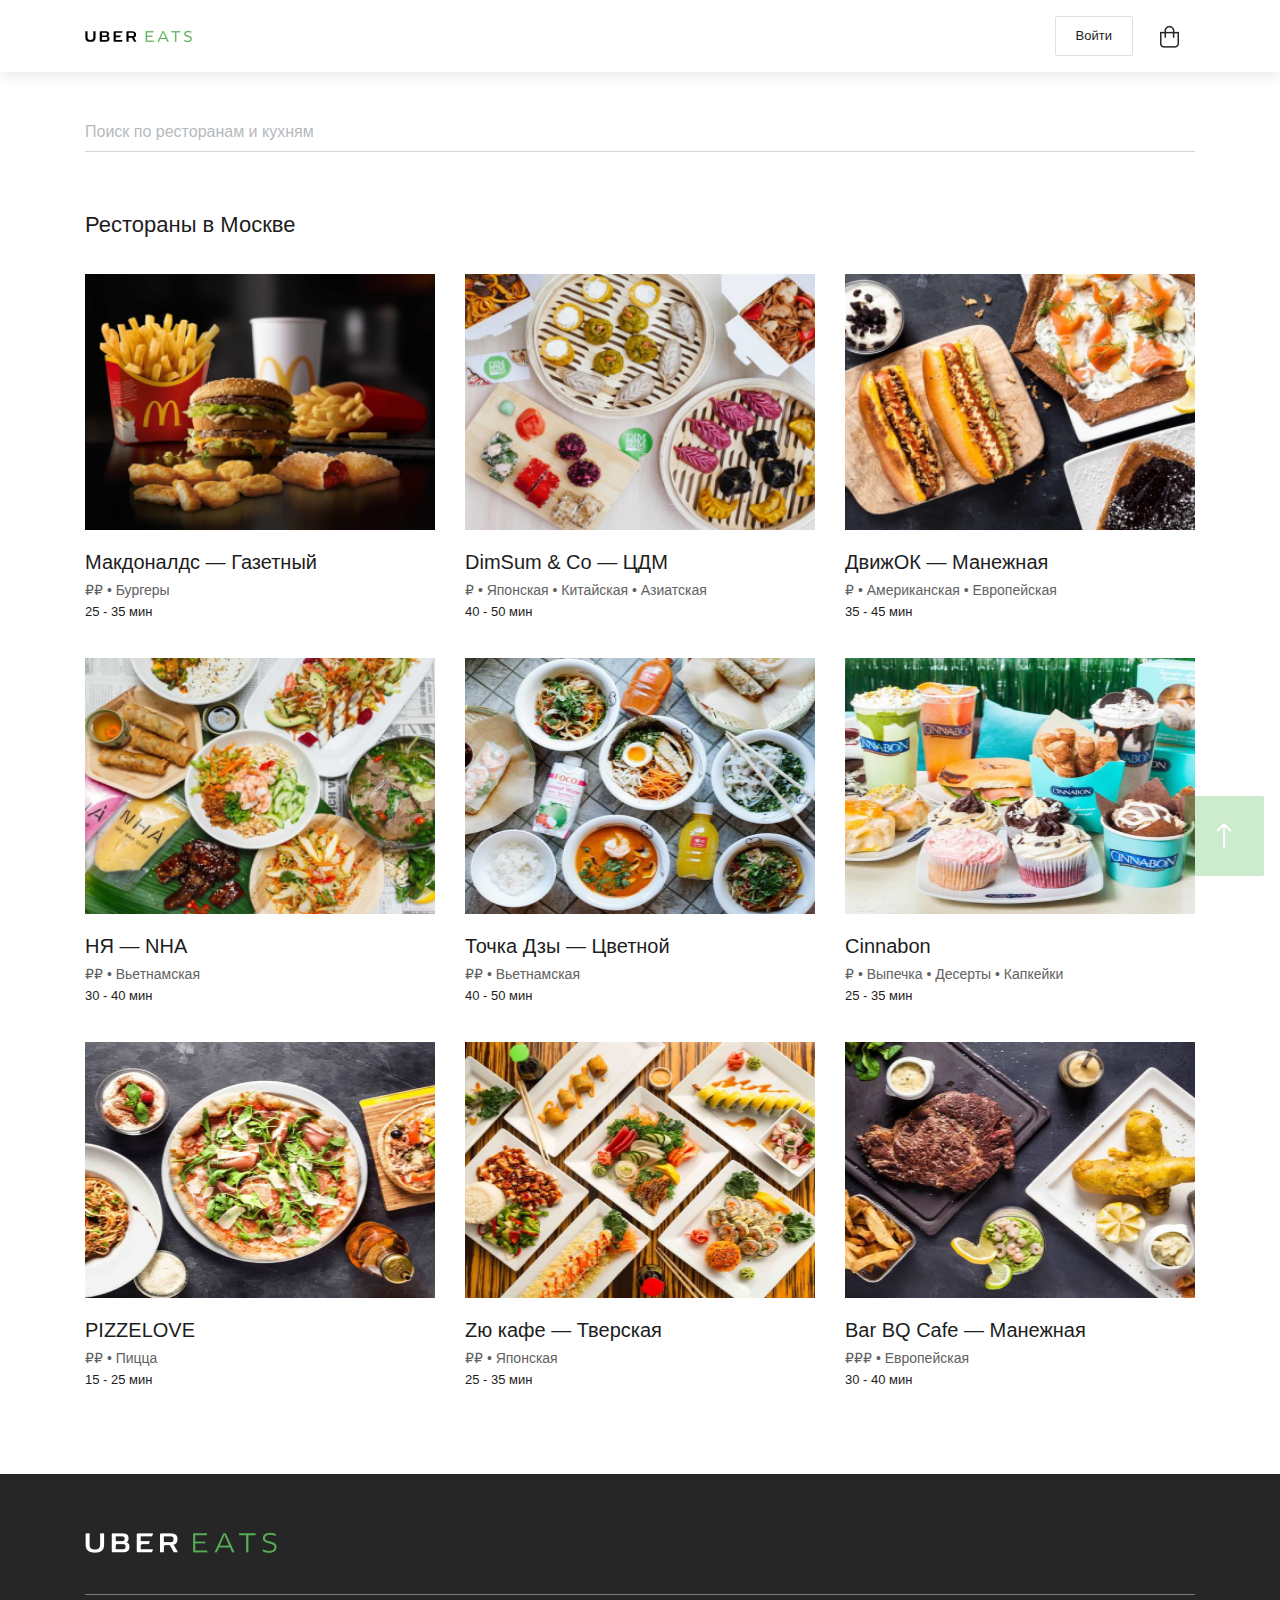
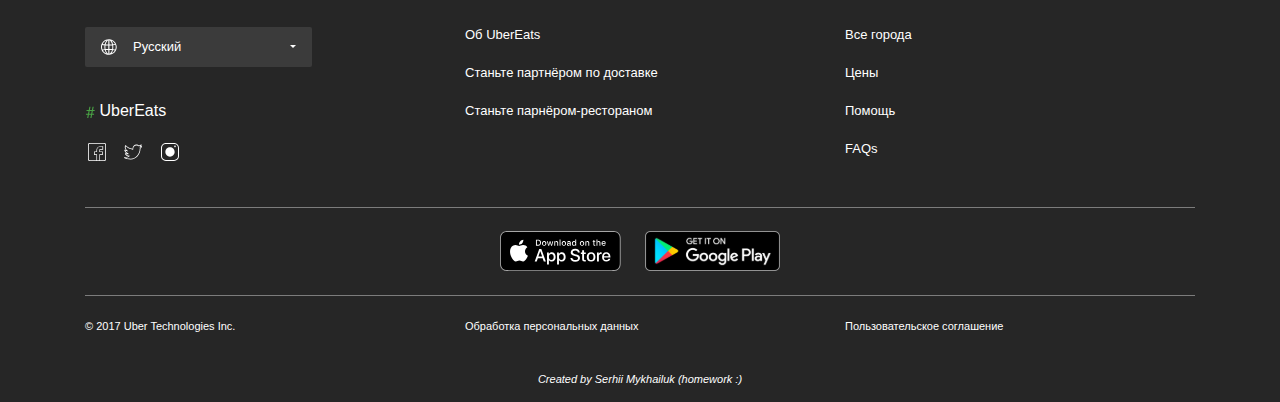
<file: stores.html>
<!DOCTYPE html>
<html lang="ru">
<head>
  <meta charset="UTF-8">
  <meta name="viewport" content="width=device-width, initial-scale=1, shrink-to-fit=no">
  <meta http-equiv="X-UA-Compatible" content="ie=edge">
  <link rel="stylesheet" href="https://stackpath.bootstrapcdn.com/bootstrap/4.4.1/css/bootstrap.min.css" integrity="sha384-Vkoo8x4CGsO3+Hhxv8T/Q5PaXtkKtu6ug5TOeNV6gBiFeWPGFN9MuhOf23Q9Ifjh" crossorigin="anonymous">
  <link rel="stylesheet" href="normalize.css">
  <link rel="stylesheet" href="custom_stores.css">
  <title>UBEREATS</title>
</head>
	
<body>
  <header>
    <div class="header-top position-fixed vw-100">
	  <div class="container">
	    <div class="row">
	      <div class="col d-flex align-items-center">
            <div>
	          <svg width="52" height="11" viewBox="0 0 52 11" fill="none" xmlns="http://www.w3.org/2000/svg">
                <path d="M8.33278 0.467671V6.33465C8.33278 8.2903 7.48249 9.09807 5.4418 9.09807C3.40112 9.09807 2.55083 8.2903 2.55083 6.33465V0.212585H0.595174C0.467631 0.212585 0.340088 0.340128 0.340088 0.467671V6.41967C0.340088 9.69328 2.42329 10.8412 5.4418 10.8412C8.46032 10.8412 10.5435 9.69328 10.5435 6.41967V0.212585H8.58786C8.46032 0.212585 8.33278 0.297614 8.33278 0.467671Z" fill="black"/>
                <path d="M36.7749 1.91316C36.945 1.91316 37.03 1.87064 37.0725 1.7431L37.6252 0.340128C37.6677 0.2551 37.6252 0.212585 37.5402 0.212585H29.6325C28.9098 0.212585 28.6122 0.425157 28.6122 0.935329V10.0334C28.6122 10.4585 28.8248 10.6711 29.3774 10.6711H36.7324C36.9025 10.6711 36.9875 10.6286 37.03 10.501L37.5827 9.09807C37.6252 9.01305 37.5827 8.97053 37.4977 8.97053H30.7804V7.0999C30.7804 6.46219 31.1205 6.16459 32.0984 6.16459H35.0318C35.2019 6.16459 35.2869 6.12207 35.3294 5.99453L35.8821 4.63407C35.9246 4.54904 35.8821 4.50653 35.7971 4.50653H30.8229V1.87064H36.7749V1.91316Z" fill="black"/>
                <path fill-rule="evenodd" clip-rule="evenodd" d="M22.8727 5.14426C23.7229 4.67657 24.0631 3.8688 24.0631 2.84848C24.0631 0.552704 22.1925 0.212585 20.2368 0.212585H15.7728C15.05 0.212585 14.7524 0.425171 14.7524 0.935333V10.0334C14.7524 10.4585 14.965 10.6711 15.5177 10.6711H21.0021C23.0852 10.6711 24.5308 9.86334 24.5308 7.78012C24.5732 6.5047 24.0631 5.44183 22.8727 5.14426ZM16.9631 1.87064H20.4067C21.5547 1.87064 21.8948 2.29578 21.8948 3.18857C21.8948 4.08139 21.5547 4.50653 20.4067 4.50653H16.9631V1.87064ZM16.9631 8.97052H20.8319C22.0648 8.97052 22.4049 8.54538 22.4049 7.56757C22.4049 6.58972 22.0648 6.12207 20.8319 6.12207H18.2811C17.3032 6.12207 16.9631 6.41968 16.9631 7.05737V8.97052Z" fill="black"/>
                <path fill-rule="evenodd" clip-rule="evenodd" d="M48.9764 6.46219L51.3147 10.501C51.3573 10.5435 51.3573 10.6711 51.2722 10.6711H49.274C49.104 10.6711 49.0615 10.6286 48.9764 10.501L46.8507 6.67477H44.9376C43.9597 6.67477 43.6196 6.97235 43.6196 7.61008V10.6711H41.7065C41.579 10.6711 41.4514 10.5435 41.4514 10.416V0.935333C41.4514 0.425171 41.749 0.212585 42.4718 0.212585H46.9358C49.5292 0.212585 51.1022 0.892822 51.1022 3.44366C51.1022 5.39932 50.1244 6.16458 48.9764 6.46219ZM43.5771 5.0592H47.2334C48.5939 5.0592 48.8915 4.54904 48.8915 3.44366C48.8915 2.3808 48.5939 1.87064 47.2334 1.87064H43.5771V5.0592Z" fill="black"/>
              </svg>
	        </div>
            <div class="ml-2">
              <svg width="48" height="13" viewBox="0 0 48 13" fill="none" xmlns="http://www.w3.org/2000/svg">
                <path d="M8.59774 10.7358L8.55523 11.6711H0.817627V1.21259H8.25763L8.30014 2.19041H1.88048V5.80413H7.40734V6.65442H1.88048V10.7358H8.59774Z" fill="#57AD56" stroke="#57AD56" stroke-width="0.25"/>
                <path fill-rule="evenodd" clip-rule="evenodd" d="M15.0173 8.9502H21.1819L22.3723 11.6711H23.5627L18.7587 1.21259H17.5258L12.6791 11.6711H13.8269L15.0173 8.9502ZM15.4 8.0574L17.6533 2.9982L18.0784 1.93533H18.121L18.5461 2.9982L20.7568 8.0574H15.4Z" fill="#57AD56"/>
                <path d="M21.1819 8.9502L21.2964 8.90009L21.2636 8.8252H21.1819V8.9502ZM15.0173 8.9502V8.8252H14.9356L14.9028 8.90009L15.0173 8.9502ZM22.3723 11.6711L22.2578 11.7212L22.2906 11.7961H22.3723V11.6711ZM23.5627 11.6711V11.7961H23.7577L23.6763 11.6189L23.5627 11.6711ZM18.7587 1.21259L18.8723 1.16041L18.8388 1.08759H18.7587V1.21259ZM17.5258 1.21259V1.08759H17.4459L17.4123 1.16003L17.5258 1.21259ZM12.6791 11.6711L12.5657 11.6186L12.4834 11.7961H12.6791V11.6711ZM13.8269 11.6711V11.7961H13.9087L13.9414 11.7212L13.8269 11.6711ZM17.6533 2.9982L17.7676 3.04909L17.7694 3.04461L17.6533 2.9982ZM15.4 8.0574L15.2858 8.00655L15.2075 8.1824H15.4V8.0574ZM18.0784 1.93533V1.81033H17.9937L17.9623 1.88892L18.0784 1.93533ZM18.121 1.93533L18.237 1.88891L18.2056 1.81033H18.121V1.93533ZM18.5461 2.9982L18.43 3.04465L18.4316 3.04825L18.5461 2.9982ZM20.7568 8.0574V8.1824H20.9479L20.8714 8.00735L20.7568 8.0574ZM21.1819 8.8252H15.0173V9.0752H21.1819V8.8252ZM22.4868 11.621L21.2964 8.90009L21.0674 9.0003L22.2578 11.7212L22.4868 11.621ZM23.5627 11.5461H22.3723V11.7961H23.5627V11.5461ZM18.6451 1.26476L23.4492 11.7233L23.6763 11.6189L18.8723 1.16041L18.6451 1.26476ZM17.5258 1.33759H18.7587V1.08759H17.5258V1.33759ZM12.7925 11.7237L17.6392 1.26514L17.4123 1.16003L12.5657 11.6186L12.7925 11.7237ZM13.8269 11.5461H12.6791V11.7961H13.8269V11.5461ZM14.9028 8.90009L13.7124 11.621L13.9414 11.7212L15.1319 9.0003L14.9028 8.90009ZM17.5391 2.94734L15.2858 8.00655L15.5142 8.10826L17.7675 3.04906L17.5391 2.94734ZM17.9623 1.88892L17.5373 2.95178L17.7694 3.04461L18.1944 1.98175L17.9623 1.88892ZM18.121 1.81033H18.0784V2.06033H18.121V1.81033ZM18.6622 2.95177L18.237 1.88891L18.0049 1.98176L18.4301 3.04463L18.6622 2.95177ZM20.8714 8.00735L18.6607 2.94815L18.4316 3.04825L20.6423 8.10745L20.8714 8.00735ZM15.4 8.1824H20.7568V7.9324H15.4V8.1824Z" fill="#57AD56"/>
                <path d="M31.2154 2.19041V11.6711H30.1525V2.19041H26.2412L26.2837 1.21259H35.1692V2.19041H31.2154Z" fill="#57AD56" stroke="#57AD56" stroke-width="0.25"/>
                <path d="M42.7367 11.8837C41.2912 11.8837 40.1433 11.5435 39.208 10.9909L39.3781 10.0555C40.3559 10.6082 41.4613 10.9483 42.7792 10.9483C44.7349 10.9483 45.7552 10.0555 45.7552 8.78012C45.7552 6.01669 39.3781 7.46217 39.3781 3.89097C39.3781 2.36046 40.526 1 43.2044 1C44.4373 1 45.5426 1.21257 46.4354 1.63771L46.2654 2.53051C45.2876 2.14789 44.3522 1.93531 43.2469 1.93531C41.1637 1.93531 40.3984 2.87063 40.3984 3.80594C40.3984 6.44183 46.7756 4.95383 46.7756 8.69509C46.733 10.5657 45.3726 11.8837 42.7367 11.8837Z" fill="#57AD56" stroke="#57AD56" stroke-width="0.25"/>
              </svg>
	        </div>
            <button type="button" class="btn btn-light ml-auto m-3">Войти</button>
	        <img src="images/basket.png" class="d-none d-md-inline basket mr-3" alt="">
	      </div>
	    </div>
	  </div>
	</div>
  </header>
  
  <main>
    <div class="container">
	  <div class="row">
	    <div class="col pt-6">
	      <input class="w-100 form-control border-0 rounded-0 p-0" type="text" placeholder="Поиск по ресторанам и кухням">
		  <div class="w-100 underline"></div>
	    </div>
	  </div>
	  <div class="row mb-3">
	    <div class="col">
	      <p class="p-0">Рестораны в Москве</p>
	    </div>
	  </div>
	  <div class="row row-cols-1 row-cols-md-2 row-cols-lg-3 mb-5">
	    <div class="col">
	      <div class="card">
            <a href="restaurant.html" target="_blank"><img src="images/Macdonalds.png" class="card-img-top w-100" alt=""></a>
            <div class="card-body">
              <a href="restaurant.html" target="_blank"><h5 class="card-title">Макдоналдс — Газетный</h5></a>
              <h6 class="card-subtitle">₽₽ • Бургеры</h6>
			  <p class="card-text">25 - 35 мин</p>
            </div>
          </div> 
	    </div>
	    <div class="col">
	      <div class="card">
            <a href="restaurant.html" target="_blank"><img src="images/DimSum.png" class="card-img-top w-100" alt=""></a>
            <div class="card-body">
              <a href="restaurant.html" target="_blank"><h5 class="card-title">DimSum & Co — ЦДМ</h5></a>
              <h6 class="card-subtitle">₽ • Японская • Китайская • Азиатская</h6>
			  <p class="card-text">40 - 50 мин</p>
            </div>
          </div>
	    </div>
	    <div class="col">
	      <div class="card">
            <a href="restaurant.html" target="_blank"><img src="images/DvizhOK.png" class="card-img-top w-100" alt=""></a>
            <div class="card-body">
              <a href="restaurant.html" target="_blank"><h5 class="card-title">ДвижОК — Манежная</h5></a>
              <h6 class="card-subtitle">₽ • Американская • Европейская</h6>
			  <p class="card-text">35 - 45 мин</p>
            </div>
          </div>
	    </div>
	    <div class="col">
	      <div class="card">
            <a href="restaurant.html" target="_blank"><img src="images/NHA.png" class="card-img-top w-100" alt=""></a>
            <div class="card-body">
              <a href="restaurant.html" target="_blank"><h5 class="card-title">НЯ — NHA</h5></a>
              <h6 class="card-subtitle">₽₽ • Вьетнамская</h6>
			  <p class="card-text">30 - 40 мин</p>
            </div>
          </div>
	    </div>
	    <div class="col">
	      <div class="card">
            <a href="restaurant.html" target="_blank"><img src="images/Point_Dzy.png" class="card-img-top w-100" alt=""></a>
            <div class="card-body">
              <a href="restaurant.html" target="_blank"><h5 class="card-title">Точка Дзы — Цветной</h5></a>
              <h6 class="card-subtitle">₽₽ • Вьетнамская</h6>
			  <p class="card-text">40 - 50 мин</p>
            </div>
          </div>
	    </div>
	    <div class="col">
	      <div class="card">
            <a href="restaurant.html" target="_blank"><img src="images/Cinnabon.png" class="card-img-top w-100" alt=""></a>
            <div class="card-body">
              <a href="restaurant.html" target="_blank"><h5 class="card-title">Cinnabon</h5></a>
              <h6 class="card-subtitle">₽ • Выпечка • Десерты • Капкейки</h6>
			  <p class="card-text">25 - 35 мин</p>
            </div>
          </div>
	    </div>
	    <div class="col">
	      <div class="card">
            <a href="restaurant.html" target="_blank"><img src="images/PIZZELOVE.png" class="card-img-top w-100" alt=""></a>
            <div class="card-body">
              <a href="restaurant.html" target="_blank"><h5 class="card-title">PIZZELOVE</h5></a>
              <h6 class="card-subtitle">₽₽ • Пицца</h6>
			  <p class="card-text">15 - 25 мин</p>
            </div>
          </div>
	    </div>
	  <div class="col">
	    <div class="card">
          <a href="restaurant.html" target="_blank"><img src="images/Zu_cafe.png" class="card-img-top w-100" alt=""></a>
          <div class="card-body">
            <a href="restaurant.html" target="_blank"><h5 class="card-title">Zю кафе — Тверская</h5></a>
            <h6 class="card-subtitle">₽₽ • Японская</h6>
			<p class="card-text">25 - 35 мин</p>
          </div>
        </div>
	  </div>
	  <div class="col">
	    <div class="card">
          <a href="restaurant.html" target="_blank"><img src="images/Bar_BQ_Cafe.png" class="card-img-top w-100" alt=""></a>
          <div class="card-body">
            <a href="restaurant.html" target="_blank"><h5 class="card-title">Bar BQ Cafe — Манежная</h5></a>
            <h6 class="card-subtitle">₽₽₽ • Европейская</h6>
			<p class="card-text">30 - 40 мин</p>
          </div>
        </div>
	  </div>
	</div>
    </div>
  </main>
  
  <footer style="background: #262626">
    <div class="container">
	  <div class="row">
	    <div class="col">
		  <div class="logo">
		    <img src="images/white-logo.png" alt="">
		  </div>
		  <div class="w-100 underline2" style="margin-bottom: 2.0rem"></div>
		</div>
	  </div>
	  <div class="row row-cols-1 row-cols-md-3">
	    <div class="col">
		  <nav class="navbar d-flex justify-content-start pr-2">
            <a class="navbar-brand d-none d-lg-inline" href="#">
			  <svg width="16" height="16" viewBox="0 0 16 16" fill="none" xmlns="http://www.w3.org/2000/svg">
                <path fill-rule="evenodd" clip-rule="evenodd" d="M8.33741 0.165901C8.31608 0.163493 8.29478 0.160799 8.27346 0.158103C8.20778 0.149798 8.14199 0.141479 8.07523 0.141479C8.06139 0.141479 8.04771 0.143335 8.03405 0.145186C8.02224 0.146788 8.01045 0.148387 7.9986 0.148778C7.97722 0.148387 7.95595 0.146784 7.93467 0.14518C7.91014 0.14333 7.88558 0.141479 7.86078 0.141479C3.52702 0.141479 0.00112915 3.66765 0.00112915 8.00113C0.00112915 12.3352 3.52702 15.8608 7.86078 15.8608C7.8857 15.8608 7.91038 15.859 7.93499 15.8572C7.95611 15.8557 7.97719 15.8541 7.99832 15.8538C8.0103 15.8542 8.02216 15.8557 8.03401 15.8572C8.04771 15.859 8.06139 15.8608 8.07523 15.8608C8.14549 15.8608 8.21467 15.8519 8.28378 15.8431L8.31513 15.8391L8.33741 15.8364C12.4491 15.5882 15.7204 12.1743 15.7204 8.00113C15.7204 3.82794 12.4491 0.414322 8.33741 0.165901ZM5.50794 1.54387C4.71187 2.46288 4.06513 3.78246 3.71004 5.34092C2.60576 5.22106 1.93937 5.08155 1.67074 5.01699C2.45113 3.40556 3.82695 2.16028 5.50794 1.54387ZM1.29881 5.93236C1.0925 6.58527 0.980217 7.28029 0.980217 8.00113C0.981379 8.84796 1.13996 9.6872 1.44787 10.4761C1.76253 10.4 2.46373 10.2543 3.60197 10.1308C3.48127 9.4546 3.41025 8.74302 3.41025 8.00113C3.41086 7.43445 3.45091 6.86849 3.53011 6.30737C2.20323 6.16001 1.48632 5.98288 1.29881 5.93236ZM1.87566 11.3833C2.23159 11.3075 2.86934 11.1927 3.81194 11.0942C4.18274 12.4663 4.78597 13.6258 5.5085 14.459C3.97127 13.8965 2.68366 12.8066 1.87509 11.3833H1.87566ZM4.70766 11.0103C5.21601 12.9791 6.45615 14.4396 7.29825 14.7921V10.9072C6.45615 10.9173 5.4386 10.9561 4.70766 11.0103ZM7.29825 9.92871C6.45615 9.93937 5.31004 9.9826 4.52857 10.0432C4.42106 9.39481 4.39046 8.70878 4.39046 8.00113C4.39046 7.45095 4.40113 6.91537 4.46766 6.39804C5.2612 6.46092 6.45615 6.50611 7.29825 6.51734V9.92843V9.92871ZM4.60239 5.42794C5.35523 5.48548 6.45615 5.52815 7.29825 5.53853V5.53825V1.21039C6.45615 1.58878 5.07257 3.23987 4.60239 5.42794ZM14.0255 4.96309C13.872 5.01025 13.25 5.18373 12.0197 5.32941C11.742 3.85292 11.241 2.59481 10.5875 1.68646C12.0856 2.33573 13.3039 3.50457 14.0255 4.96281V4.96309ZM11.1121 5.42653C10.651 3.21123 9.26316 1.54527 8.42106 1.1958V5.53881C9.26316 5.52843 10.3714 5.48548 11.1121 5.42653ZM8.42106 6.51734C9.26316 6.50639 10.4435 6.46008 11.2272 6.39495C11.2918 6.91313 11.3081 7.44955 11.3081 8.00113C11.3081 8.70962 11.2828 9.39678 11.1784 10.046C10.4067 9.98373 9.26316 9.93881 8.42106 9.92871V6.51734ZM8.42106 10.9072V14.8067V14.807C9.26316 14.4808 10.51 13.0077 11.0097 11.0125C10.2883 10.9569 9.26316 10.9173 8.42106 10.9072ZM10.5875 14.3164C11.1764 13.4978 11.6455 12.3992 11.9349 11.1088C12.9027 11.2202 13.5124 11.3499 13.8198 11.4274C13.0797 12.7118 11.9466 13.7245 10.5875 14.3164ZM12.1679 6.29671C12.3156 7.57569 12.2957 8.86847 12.1089 10.1423L12.1092 10.142C13.3039 10.2824 13.9834 10.4514 14.2538 10.5303C14.5653 9.74653 14.7422 8.8946 14.7422 8.00113C14.7418 7.11797 14.5702 6.24327 14.2369 5.42541L14.395 5.87173C14.3506 5.88744 13.6808 6.11509 12.1679 6.29671Z" fill="white"/>
              </svg>
            </a>
			<a class="navbar-brand d-lg-none" href="#">
			  <svg width="16" height="16" viewBox="0 0 16 16" fill="none" xmlns="http://www.w3.org/2000/svg">
                <path fill-rule="evenodd" clip-rule="evenodd" d="M11.1121 5.42651C10.6509 3.21118 9.26318 1.54529 8.42102 1.1958V5.53882C9.26318 5.52844 10.3713 5.48547 11.1121 5.42651ZM14.0255 4.96301C13.8721 5.01013 13.25 5.18372 12.0197 5.32935C11.7421 3.85291 11.241 2.59473 10.5875 1.6864C12.0856 2.33569 13.3038 3.50452 14.0255 4.96301ZM8.42102 6.51733C9.26318 6.50635 10.4435 6.45996 11.2272 6.3949C11.2917 6.91309 11.308 7.44946 11.308 8.0011C11.308 8.70959 11.2827 9.39673 11.1783 10.046C10.4067 9.98364 9.26318 9.93872 8.42102 9.92871V6.51733ZM8.42102 10.9072V14.8068C9.26318 14.4808 10.51 13.0077 11.0096 11.0125C10.2882 10.9569 9.26318 10.9174 8.42102 10.9072ZM10.5875 14.3163C11.1764 13.4978 11.6455 12.3992 11.9349 11.1088C12.9027 11.2202 13.5125 11.3499 13.8198 11.4274C13.0797 12.7118 11.9467 13.7245 10.5875 14.3163ZM12.1678 6.29675C12.3156 7.57568 12.2957 8.86853 12.1089 10.1423C13.3038 10.2823 13.9834 10.4514 14.2538 10.5303C14.5653 9.74658 14.7422 8.89465 14.7422 8.0011C14.7417 7.11792 14.5702 6.24329 14.2369 5.42542L14.3949 5.8717C14.3506 5.88745 13.6808 6.11511 12.1678 6.29675Z" fill="white"/>
              </svg>
            </a>
			<span style="color: #fff">Русский</span>
			<div class="nav dropdown ml-auto">
              <a class="nav-link dropdown-toggle pr-2" href="#" id="navbarDropdown" role="button" data-toggle="dropdown" aria-haspopup="true" aria-expanded="false">
              </a>
              <div class="dropdown-menu" aria-labelledby="navbarDropdown">
                <a class="dropdown-item" href="#">English</a>
                <a class="dropdown-item" href="#">Українська</a>
              </div> 
            </div>			  
          </nav>
          <svg width="10" height="12" viewBox="0 0 10 12" fill="none" xmlns="http://www.w3.org/2000/svg">
           <path d="M5.97656 8.79688H3.91406L3.28906 12H2.17188L2.79688 8.79688H0.929688V7.72656H3L3.53906 4.96094H1.52344V3.875H3.75L4.39062 0.625H5.50781L4.86719 3.875H6.92969L7.57031 0.625H8.69531L8.05469 3.875H9.64844V4.96094H7.84375L7.30469 7.72656H9.0625V8.79688H7.10156L6.47656 12H5.35156L5.97656 8.79688ZM4.11719 7.72656H6.17969L6.71875 4.96094H4.65625L4.11719 7.72656Z" fill="#49A144"/>
          </svg>
		  <span style="color: #FFFFFF">UberEats</span>
          <div class="social_networks pt-3">
		    <a class="facebok" href="https://www.facebook.com/UberEats/" target="_blank">
			  <svg width="24" height="24" viewBox="0 0 24 24" fill="none" xmlns="http://www.w3.org/2000/svg">
                <path fill-rule="evenodd" clip-rule="evenodd" d="M19.5 3H4.5C3.65997 3 3 3.66003 3 4.5V19.5C3 20.34 3.65997 21 4.5 21H11.4H15H19.5C20.34 21 21 20.34 21 19.5V4.5C21 3.66003 20.34 3 19.5 3ZM12.0518 14.2609H9.79999V11.9652H12.0518V9.95654C12.0518 8.32092 13.2904 6.94348 14.8667 6.80005H17.4V9.0957H15.1481C14.6696 9.0957 14.3037 9.46875 14.3037 9.95654V11.9652H17.1185V14.2609H14.3037V20.2001H12.0518V14.2609ZM14.9286 20.2001H19.3214C19.8193 20.2001 20.2 19.8193 20.2 19.3215V4.67859C20.2 4.18079 19.8193 3.80005 19.3214 3.80005H4.67856C4.18069 3.80005 3.79999 4.18079 3.79999 4.67859V19.3215C3.79999 19.8193 4.18069 20.2001 4.67856 20.2001H11.4142V14.9286H9.07138V11.4143H11.4142V9.95007C11.4142 7.98792 12.9371 6.3186 14.8993 6.14294H18.15V9.65723H15.2214C15.0457 9.65723 14.9286 9.77429 14.9286 9.95007V11.4143H17.8571V14.9286H14.9286V20.2001Z" fill="white"/>
                <mask id="mask0" maskUnits="userSpaceOnUse" x="3" y="3" width="18" height="18">
                <path fill-rule="evenodd" clip-rule="evenodd" d="M19.5 3H4.5C3.65997 3 3 3.66003 3 4.5V19.5C3 20.34 3.65997 21 4.5 21H11.4H15H19.5C20.34 21 21 20.34 21 19.5V4.5C21 3.66003 20.34 3 19.5 3ZM12.0518 14.2609H9.79999V11.9652H12.0518V9.95654C12.0518 8.32092 13.2904 6.94348 14.8667 6.80005H17.4V9.0957H15.1481C14.6696 9.0957 14.3037 9.46875 14.3037 9.95654V11.9652H17.1185V14.2609H14.3037V20.2001H12.0518V14.2609ZM14.9286 20.2001H19.3214C19.8193 20.2001 20.2 19.8193 20.2 19.3215V4.67859C20.2 4.18079 19.8193 3.80005 19.3214 3.80005H4.67856C4.18069 3.80005 3.79999 4.18079 3.79999 4.67859V19.3215C3.79999 19.8193 4.18069 20.2001 4.67856 20.2001H11.4142V14.9286H9.07138V11.4143H11.4142V9.95007C11.4142 7.98792 12.9371 6.3186 14.8993 6.14294H18.15V9.65723H15.2214C15.0457 9.65723 14.9286 9.77429 14.9286 9.95007V11.4143H17.8571V14.9286H14.9286V20.2001Z" fill="white"/>
                </mask>
                <g mask="url(#mask0)">
                </g>
              </svg>
			</a>
			<a class="twitter mx-2" href="https://twitter.com/ubereats" target="_blank">
			  <svg width="24" height="24" viewBox="0 0 24 24" fill="none" xmlns="http://www.w3.org/2000/svg">
                <path fill-rule="evenodd" clip-rule="evenodd" d="M20.5302 6.09489C20.6525 6.06364 20.8052 6.09489 20.8969 6.18864C20.9885 6.28239 21.0191 6.43864 20.9886 6.56364C20.7136 7.46977 20.1637 8.12602 19.4915 8.46977V8.5634C19.4915 14.5942 15.092 19.5 9.71484 19.5C6.69018 19.5 4.24606 18.9688 3.14617 18.0627C3.02398 17.9377 2.96285 17.7814 3.02398 17.5939C3.08505 17.4377 3.23782 17.3127 3.42114 17.3127C5.22372 17.2814 6.38467 16.844 7.27069 16.3128C5.55975 16.094 4.49041 15.2504 3.94052 13.6568C3.87939 13.5005 3.94052 13.3443 4.06271 13.2505C4.1849 13.1568 4.36822 13.1568 4.49041 13.2193C4.94869 13.5318 5.40698 13.5943 5.9569 13.5943C4.79595 12.8757 3.72662 11.6882 3.29891 10.2195C3.26834 10.0633 3.32946 9.8759 3.45165 9.8134C3.60443 9.71965 3.7572 9.7509 3.87939 9.84465C4.21548 10.1258 4.58212 10.3133 5.13201 10.407C3.94052 9.15715 3.20727 7.31352 4.24603 5.28252L4.42935 4.90752L4.7348 5.22002C6.62905 7.25102 8.37051 8.18852 11.5479 8.8134V8.6884C11.5479 6.40739 13.2894 4.53252 15.4586 4.50127C16.314 4.50127 17.5055 5.12627 17.9944 5.40752C18.0061 5.40752 18.0177 5.41203 18.0277 5.41594C18.0438 5.42229 18.0555 5.4268 18.0555 5.40752C18.6666 5.22002 19.3998 4.90752 20.2552 4.53252C20.3775 4.47002 20.5302 4.50127 20.6219 4.59502C20.7136 4.68877 20.7441 4.81377 20.683 4.97002C20.5302 5.40752 20.2858 5.87627 19.9192 6.31364L20.5302 6.09489ZM18.7354 8.23784L18.9133 8.17741C19.4764 7.96623 19.8025 7.51347 20.01 7.12126L18.854 7.5136C18.7058 7.5739 18.528 7.5136 18.4687 7.36272C18.4094 7.21172 18.4391 7.03069 18.5576 6.94011C19.0318 6.54778 19.3875 6.12529 19.6543 5.67265C19.0615 5.91399 18.528 6.12529 18.0834 6.27617C17.9055 6.33647 17.7277 6.30632 17.5499 6.21587L17.5316 6.20573C17.1836 6.01225 16.0853 5.40141 15.4158 5.4312C13.6374 5.46135 12.2147 7.00053 12.2147 8.87163V9.7166L11.8589 9.6563C8.59857 9.05266 6.79049 8.17741 4.89352 6.27617C4.00433 8.56975 5.84201 10.1694 6.46444 10.622L7.20541 11.1652H6.28655C5.69375 11.1652 5.04168 11.1049 4.44888 10.8333C5.10098 12.2215 6.43481 13.2476 7.56112 13.5796L7.47219 14.1832C7.2351 14.1832 6.99795 14.1832 6.76086 14.2133C6.13839 14.2436 5.57525 14.2436 5.04171 14.0624C5.63452 15.2093 6.67193 15.6922 8.36141 15.6922H9.25061L8.50961 16.2354C7.59075 16.9596 6.40515 17.6236 4.35998 17.7746C5.3381 18.2574 7.14611 18.7101 9.84338 18.7101C14.4647 18.7101 18.7354 13.9991 18.7354 8.7509V8.23784Z" fill="white"/>
                <mask id="mask" maskUnits="userSpaceOnUse" x="3" y="4" width="18" height="16">
                <path fill-rule="evenodd" clip-rule="evenodd" d="M20.5302 6.09489C20.6525 6.06364 20.8052 6.09489 20.8969 6.18864C20.9885 6.28239 21.0191 6.43864 20.9886 6.56364C20.7136 7.46977 20.1637 8.12602 19.4915 8.46977V8.5634C19.4915 14.5942 15.092 19.5 9.71484 19.5C6.69018 19.5 4.24606 18.9688 3.14617 18.0627C3.02398 17.9377 2.96285 17.7814 3.02398 17.5939C3.08505 17.4377 3.23782 17.3127 3.42114 17.3127C5.22372 17.2814 6.38467 16.844 7.27069 16.3128C5.55975 16.094 4.49041 15.2504 3.94052 13.6568C3.87939 13.5005 3.94052 13.3443 4.06271 13.2505C4.1849 13.1568 4.36822 13.1568 4.49041 13.2193C4.94869 13.5318 5.40698 13.5943 5.9569 13.5943C4.79595 12.8757 3.72662 11.6882 3.29891 10.2195C3.26834 10.0633 3.32946 9.8759 3.45165 9.8134C3.60443 9.71965 3.7572 9.7509 3.87939 9.84465C4.21548 10.1258 4.58212 10.3133 5.13201 10.407C3.94052 9.15715 3.20727 7.31352 4.24603 5.28252L4.42935 4.90752L4.7348 5.22002C6.62905 7.25102 8.37051 8.18852 11.5479 8.8134V8.6884C11.5479 6.40739 13.2894 4.53252 15.4586 4.50127C16.314 4.50127 17.5055 5.12627 17.9944 5.40752C18.0061 5.40752 18.0177 5.41203 18.0277 5.41594C18.0438 5.42229 18.0555 5.4268 18.0555 5.40752C18.6666 5.22002 19.3998 4.90752 20.2552 4.53252C20.3775 4.47002 20.5302 4.50127 20.6219 4.59502C20.7136 4.68877 20.7441 4.81377 20.683 4.97002C20.5302 5.40752 20.2858 5.87627 19.9192 6.31364L20.5302 6.09489ZM18.7354 8.23784L18.9133 8.17741C19.4764 7.96623 19.8025 7.51347 20.01 7.12126L18.854 7.5136C18.7058 7.5739 18.528 7.5136 18.4687 7.36272C18.4094 7.21172 18.4391 7.03069 18.5576 6.94011C19.0318 6.54778 19.3875 6.12529 19.6543 5.67265C19.0615 5.91399 18.528 6.12529 18.0834 6.27617C17.9055 6.33647 17.7277 6.30632 17.5499 6.21587L17.5316 6.20573C17.1836 6.01225 16.0853 5.40141 15.4158 5.4312C13.6374 5.46135 12.2147 7.00053 12.2147 8.87163V9.7166L11.8589 9.6563C8.59857 9.05266 6.79049 8.17741 4.89352 6.27617C4.00433 8.56975 5.84201 10.1694 6.46444 10.622L7.20541 11.1652H6.28655C5.69375 11.1652 5.04168 11.1049 4.44888 10.8333C5.10098 12.2215 6.43481 13.2476 7.56112 13.5796L7.47219 14.1832C7.2351 14.1832 6.99795 14.1832 6.76086 14.2133C6.13839 14.2436 5.57525 14.2436 5.04171 14.0624C5.63452 15.2093 6.67193 15.6922 8.36141 15.6922H9.25061L8.50961 16.2354C7.59075 16.9596 6.40515 17.6236 4.35998 17.7746C5.3381 18.2574 7.14611 18.7101 9.84338 18.7101C14.4647 18.7101 18.7354 13.9991 18.7354 8.7509V8.23784Z" fill="white"/>
                </mask>
                <g mask="url(#mask0)">
                </g>
              </svg>
			</a>
			<a class="instagram" href="https://www.instagram.com/ubereats/" target="_blank">
			  <svg width="24" height="24" viewBox="0 0 24 24" fill="none" xmlns="http://www.w3.org/2000/svg">
                <path fill-rule="evenodd" clip-rule="evenodd" d="M16.0325 3H7.96724C5.22831 3 3 5.22841 3 7.96735V16.0327C3 18.7717 5.22831 21 7.96724 21H16.0325C18.7717 21 21 18.7716 21 16.0327V7.96735C21.0001 5.22841 18.7717 3 16.0325 3ZM20.0001 16.3579C20.0001 18.3662 18.3662 20 16.3579 20H7.642C5.6338 20.0001 4 18.3662 4 16.3579V7.64212C4 5.63392 5.6338 4 7.642 4H16.3578C18.3661 4 20 5.63392 20 7.64212V16.3579H20.0001ZM7.36186 12.0002C7.36186 9.4427 9.44249 7.36207 12 7.36207C14.5575 7.36207 16.6381 9.4427 16.6381 12.0002C16.6381 14.5576 14.5575 16.6381 12 16.6381C9.44249 16.6381 7.36186 14.5576 7.36186 12.0002ZM16.4349 5.83418C16.5833 5.68509 16.7898 5.6 17 5.6C17.2109 5.6 17.4175 5.68509 17.5658 5.83418C17.7149 5.98255 17.8 6.18909 17.8 6.4C17.8 6.61018 17.7149 6.81673 17.5658 6.96582C17.4167 7.11418 17.2109 7.2 17 7.2C16.7898 7.2 16.5833 7.11418 16.4349 6.96582C16.2858 6.81673 16.2 6.61025 16.2 6.4C16.2 6.18909 16.2857 5.98255 16.4349 5.83418Z" fill="white"/>
                <mask id="mask1" maskUnits="userSpaceOnUse" x="7" y="5" width="11" height="12">
                <path fill-rule="evenodd" clip-rule="evenodd" d="M16.4349 5.83416C16.5833 5.68507 16.7898 5.59998 17 5.59998C17.2109 5.59998 17.4175 5.68507 17.5658 5.83416C17.7149 5.98252 17.8 6.18907 17.8 6.39998C17.8 6.61016 17.7149 6.8167 17.5658 6.96579C17.4167 7.11416 17.2109 7.19998 17 7.19998C16.7898 7.19998 16.5833 7.11416 16.4349 6.96579C16.2858 6.8167 16.2 6.61023 16.2 6.39998C16.2 6.18907 16.2857 5.98252 16.4349 5.83416ZM12 7.36204C9.44245 7.36204 7.36182 9.44268 7.36182 12.0002C7.36182 14.5576 9.44245 16.6381 12 16.6381C14.5575 16.6381 16.6381 14.5576 16.6381 12.0002C16.6381 9.44268 14.5575 7.36204 12 7.36204ZM12 15.8397C9.88274 15.8397 8.16003 14.1173 8.16003 12C8.16003 9.88255 9.88261 8.15998 12 8.15998C14.1175 8.15998 15.84 9.88255 15.84 12C15.84 14.1173 14.1173 15.8397 12 15.8397Z" fill="white"/>
                </mask>
                <g mask="url(#mask0)">
                </g>
              </svg>
			</a>
		  </div>
		</div>
		<div class="col">
		  <div class="info">Об UberEats</div>
		  <div class="info">Станьте партнёром по доставке</div>
		  <div class="info">Станьте парнёром-рестораном</div>
		</div>
		<div class="col">
		  <div class="info">Все города</div>
		  <div class="info">Цены</div>
		  <div class="info">Помощь</div>
		  <div class="info mb-5">FAQs</div>
		</div>
      </div>
      <div class="row">	  
		<div class="col">
	      <div class="underline2"></div>
	    </div>
      </div>
	  <div class="row">
	    <div class="col d-flex align-items-center justify-content-center">
	      <div class="app_store">
		    <a href="https://play.google.com/store/apps/details?id=com.ubercab.eats&referrer=mat_click_id%3Df4bdfd5f958445a7a55fad29026769ea-20200302-7336%26link_click_id%3D763014899491834535&mat_click_id=f4bdfd5f958445a7a55fad29026769ea-20200302-7336" target="_blank">
		    <svg width="121" height="40" viewBox="0 0 121 40" fill="none" xmlns="http://www.w3.org/2000/svg">
              <path d="M111.055 0.00013H9.61436C9.24459 0.00013 8.87927 0.00013 8.51048 0.00213C8.20177 0.00413 7.89552 0.00994 7.58385 0.01483C6.90675 0.0227318 6.23125 0.0818063 5.5632 0.19154C4.8961 0.303663 4.24989 0.515046 3.64644 0.81854C3.04372 1.1246 2.49301 1.5223 2.01426 1.9972C1.53301 2.47077 1.13184 3.01815 0.826197 3.61829C0.519707 4.21724 0.307186 4.85907 0.195974 5.52161C0.0837046 6.18332 0.0232914 6.85265 0.0152766 7.52361C0.00591905 7.83021 0.00493086 8.13783 0 8.44447V31.5587C0.00493086 31.8692 0.00591905 32.17 0.0152766 32.4806C0.0232939 33.1516 0.0837071 33.8209 0.195974 34.4825C0.306879 35.1455 0.519413 35.7877 0.826197 36.3868C1.1317 36.985 1.53292 37.5302 2.01426 38.0011C2.49119 38.4781 3.04226 38.8761 3.64644 39.1798C4.24989 39.4841 4.89603 39.6968 5.5632 39.8106C6.23136 39.9195 6.9068 39.9786 7.58385 39.9874C7.89552 39.9942 8.20177 39.9981 8.51048 39.9981C8.87926 40.0001 9.24461 40.0001 9.61436 40.0001H111.055C111.418 40.0001 111.786 40.0001 112.148 39.9981C112.455 39.9981 112.771 39.9942 113.078 39.9874C113.754 39.9791 114.428 39.92 115.095 39.8106C115.764 39.696 116.412 39.4834 117.019 39.1798C117.622 38.8759 118.173 38.478 118.649 38.0011C119.129 37.5284 119.532 36.9836 119.841 36.3868C120.145 35.7872 120.356 35.1451 120.465 34.4825C120.578 33.8208 120.64 33.1516 120.652 32.4806C120.656 32.17 120.656 31.8692 120.656 31.5587C120.664 31.1954 120.664 30.8341 120.664 30.4649V9.53626C120.664 9.17005 120.664 8.80677 120.656 8.44447C120.656 8.13783 120.656 7.83021 120.652 7.52357C120.64 6.85255 120.578 6.18337 120.465 5.52157C120.356 4.85941 120.145 4.21763 119.841 3.61825C119.218 2.41533 118.231 1.43616 117.019 0.81845C116.412 0.515697 115.764 0.30437 115.095 0.19145C114.428 0.0812328 113.754 0.0221378 113.078 0.01469C112.771 0.00981 112.455 0.00395 112.148 0.002C111.786 0 111.418 0 111.055 0V0.00013Z" fill="#A6A6A6"/>
              <path d="M8.51544 39.1251C8.20821 39.1251 7.90841 39.1212 7.60359 39.1144C6.97214 39.1063 6.34216 39.0517 5.71883 38.9513C5.1376 38.852 4.57455 38.6674 4.04824 38.4034C3.52676 38.1416 3.05113 37.7984 2.63957 37.3868C2.22205 36.9801 1.87445 36.5084 1.61053 35.9903C1.34371 35.4689 1.15905 34.91 1.06299 34.3331C0.959259 33.7132 0.903134 33.0864 0.895103 32.4581C0.88871 32.2472 0.880341 31.545 0.880341 31.545V8.44446C0.880341 8.44446 0.889254 7.75305 0.895153 7.54992C0.902843 6.9226 0.958642 6.29678 1.06207 5.67785C1.1583 5.09937 1.3431 4.53887 1.61007 4.01575C1.87301 3.49807 2.21869 3.02598 2.63369 2.6178C3.04823 2.20574 3.52538 1.86073 4.04775 1.59533C4.57285 1.33222 5.13483 1.14885 5.71489 1.05139C6.34027 0.949958 6.97243 0.895118 7.60607 0.887332L8.51593 0.875122H112.143L113.064 0.887822C113.692 0.895221 114.318 0.949572 114.938 1.05041C115.524 1.1491 116.092 1.33374 116.623 1.59826C117.669 2.13311 118.521 2.97929 119.058 4.01819C119.321 4.5377 119.503 5.09363 119.598 5.66711C119.702 6.29111 119.761 6.92186 119.773 7.55432C119.776 7.83752 119.776 8.14172 119.776 8.44446C119.784 8.81946 119.784 9.17639 119.784 9.53625V30.4649C119.784 30.8282 119.784 31.1827 119.776 31.5401C119.776 31.8653 119.776 32.1632 119.772 32.4698C119.76 33.091 119.703 33.7105 119.6 34.3233C119.505 34.9044 119.322 35.4676 119.055 35.9933C118.789 36.5057 118.444 36.9734 118.031 37.379C117.619 37.7928 117.143 38.1381 116.62 38.4015C116.09 38.6675 115.523 38.8529 114.938 38.9513C114.315 39.0523 113.685 39.1068 113.053 39.1144C112.758 39.1212 112.449 39.1251 112.148 39.1251L111.055 39.1271L8.51544 39.1251Z" fill="black"/>
              <path d="M24.976 20.3008C24.9868 19.4662 25.2104 18.6478 25.6258 17.9218C26.0413 17.1959 26.6352 16.5859 27.3522 16.1488C26.8967 15.5036 26.2958 14.9727 25.5972 14.5981C24.8986 14.2236 24.1215 14.0157 23.3277 13.9911C21.6344 13.8148 19.9929 14.9959 19.13 14.9959C18.2505 14.9959 16.922 14.0086 15.4914 14.0378C14.566 14.0674 13.6642 14.3343 12.8738 14.8123C12.0834 15.2904 11.4313 15.9633 10.9811 16.7656C9.03091 20.1141 10.4856 25.0351 12.3537 27.7417C13.2883 29.0671 14.3806 30.5475 15.8099 30.495C17.2086 30.4375 17.7309 29.6105 19.4192 29.6105C21.0919 29.6105 21.5819 30.495 23.0402 30.4616C24.5411 30.4375 25.4867 29.1304 26.3885 27.7925C27.06 26.8481 27.5768 25.8044 27.9196 24.7C27.0477 24.3343 26.3036 23.7221 25.7801 22.9398C25.2567 22.1575 24.977 21.2397 24.976 20.3008Z" fill="white"/>
              <path d="M22.2216 12.2111C23.0399 11.2369 23.443 9.98469 23.3454 8.72046C22.0952 8.85068 20.9404 9.44324 20.111 10.3801C19.7055 10.8377 19.3949 11.3702 19.1971 11.9469C18.9992 12.5237 18.9178 13.1335 18.9577 13.7415C19.5831 13.7478 20.2017 13.6134 20.767 13.3483C21.3324 13.0833 21.8297 12.6944 22.2216 12.2111Z" fill="white"/>
              <path d="M42.6561 27.1398H37.8831L36.7369 30.4962H34.7153L39.2361 18.0782H41.3365L45.8574 30.4962H43.8013L42.6561 27.1398ZM38.3775 25.591H42.1608L40.2957 20.1437H40.2435L38.3775 25.591Z" fill="white"/>
              <path d="M55.6211 25.9699C55.6211 28.7834 54.1026 30.591 51.8112 30.591C51.2307 30.6211 50.6534 30.4885 50.1454 30.2084C49.6374 29.9283 49.2192 29.5119 48.9388 29.007H48.8954V33.4914H47.0215V21.4426H48.8354V22.9485H48.8698C49.1632 22.446 49.5885 22.0318 50.1003 21.7499C50.6122 21.4681 51.1915 21.3291 51.7767 21.3479C54.0937 21.3479 55.6211 23.1643 55.6211 25.9699ZM53.695 25.9699C53.695 24.1369 52.7398 22.9319 51.2824 22.9319C49.8506 22.9319 48.8875 24.1623 48.8875 25.9699C48.8875 27.7942 49.8506 29.0158 51.2824 29.0158C52.7398 29.0158 53.695 27.8196 53.695 25.9699Z" fill="white"/>
              <path d="M65.6692 25.9699C65.6692 28.7834 64.1508 30.591 61.8593 30.591C61.2788 30.6211 60.7016 30.4885 60.1936 30.2084C59.6855 29.9283 59.2674 29.5119 58.9869 29.007H58.9435V33.4914H57.0696V21.4426H58.8834V22.9484H58.9179C59.2113 22.446 59.6365 22.0318 60.1484 21.7499C60.6603 21.4681 61.2396 21.3291 61.8248 21.3479C64.1419 21.3479 65.6692 23.1643 65.6692 25.9699ZM63.7431 25.9699C63.7431 24.1369 62.7879 22.9318 61.3305 22.9318C59.8987 22.9318 58.9357 24.1623 58.9357 25.9699C58.9357 27.7942 59.8987 29.0158 61.3305 29.0158C62.7879 29.0158 63.7431 27.8195 63.7431 25.9699H63.7431Z" fill="white"/>
              <path d="M72.3102 27.0363C72.449 28.2678 73.6553 29.0763 75.3037 29.0763C76.8832 29.0763 78.0196 28.2677 78.0196 27.1574C78.0196 26.1935 77.3342 25.6164 75.7114 25.2208L74.0886 24.8331C71.7893 24.2824 70.7218 23.2159 70.7218 21.4855C70.7218 19.3429 72.6046 17.8712 75.2781 17.8712C77.9241 17.8712 79.7379 19.3429 79.799 21.4855H77.9073C77.7941 20.2462 76.7611 19.4982 75.2515 19.4982C73.7419 19.4982 72.709 20.255 72.709 21.3566C72.709 22.2345 73.3687 22.7511 74.9827 23.1466L76.3623 23.4825C78.9314 24.0851 79.9989 25.1085 79.9989 26.9249C79.9989 29.2481 78.1328 30.7032 75.1649 30.7032C72.3879 30.7032 70.513 29.2823 70.3919 27.0362L72.3102 27.0363Z" fill="white"/>
              <path d="M84.0431 19.2999V21.4425H85.7792V22.9142H84.0431V27.9054C84.0431 28.6808 84.3907 29.0421 85.1539 29.0421C85.36 29.0386 85.5657 29.0242 85.7703 28.9991V30.462C85.4272 30.5256 85.0785 30.5544 84.7295 30.5479C82.8811 30.5479 82.1603 29.8595 82.1603 28.1036V22.9142H80.8329V21.4425H82.1603V19.2999H84.0431Z" fill="white"/>
              <path d="M86.7846 25.9698C86.7846 23.1212 88.4763 21.3312 91.1144 21.3312C93.7614 21.3312 95.4452 23.1212 95.4452 25.9698C95.4452 28.8263 93.7702 30.6085 91.1144 30.6085C88.4596 30.6085 86.7846 28.8263 86.7846 25.9698ZM93.5358 25.9698C93.5358 24.0157 92.6329 22.8624 91.1144 22.8624C89.596 22.8624 88.694 24.0245 88.694 25.9698C88.694 27.9318 89.596 29.0763 91.1144 29.0763C92.6329 29.0763 93.5358 27.9318 93.5358 25.9698H93.5358Z" fill="white"/>
              <path d="M96.9903 21.4425H98.7775V22.9835H98.8209C98.9418 22.5022 99.2261 22.0769 99.626 21.779C100.026 21.4811 100.517 21.3288 101.017 21.3478C101.233 21.347 101.448 21.3703 101.659 21.4171V23.1554C101.386 23.0728 101.102 23.0348 100.817 23.0431C100.545 23.0321 100.273 23.0797 100.021 23.1826C99.7694 23.2855 99.5429 23.4412 99.3574 23.6391C99.1719 23.837 99.0318 24.0724 98.9466 24.3291C98.8615 24.5857 98.8334 24.8576 98.8642 25.1261V30.4962H96.9903L96.9903 21.4425Z" fill="white"/>
              <path d="M110.299 27.837C110.047 29.4806 108.433 30.6085 106.368 30.6085C103.712 30.6085 102.064 28.8439 102.064 26.0128C102.064 23.173 103.721 21.3312 106.289 21.3312C108.815 21.3312 110.403 23.0519 110.403 25.797V26.4337H103.955V26.546C103.925 26.8792 103.968 27.2149 104.079 27.5307C104.19 27.8466 104.367 28.1353 104.6 28.3779C104.832 28.6204 105.114 28.8112 105.426 28.9375C105.738 29.0638 106.074 29.1228 106.411 29.1105C106.854 29.1516 107.298 29.0499 107.678 28.8205C108.058 28.591 108.353 28.2461 108.519 27.837L110.299 27.837ZM103.964 25.1349H108.528C108.545 24.8353 108.499 24.5355 108.394 24.2543C108.288 23.9731 108.125 23.7165 107.915 23.5008C107.705 23.285 107.452 23.1147 107.172 23.0004C106.892 22.8862 106.592 22.8306 106.289 22.837C105.984 22.8352 105.681 22.8934 105.399 23.0081C105.117 23.1229 104.86 23.2919 104.644 23.5056C104.428 23.7192 104.256 23.9732 104.14 24.2528C104.023 24.5325 103.963 24.8323 103.964 25.1349V25.1349Z" fill="white"/>
              <path d="M38.1423 8.73114C38.5351 8.70318 38.9294 8.76204 39.2965 8.90347C39.6637 9.0449 39.9946 9.26538 40.2654 9.54901C40.5363 9.83263 40.7403 10.1723 40.8627 10.5436C40.9851 10.9149 41.0229 11.3085 40.9734 11.696C40.9734 13.6022 39.9345 14.698 38.1423 14.698H35.969V8.73114H38.1423ZM36.9035 13.8541H38.0379C38.3186 13.8708 38.5996 13.8251 38.8603 13.7205C39.121 13.6159 39.3549 13.455 39.5449 13.2494C39.735 13.0438 39.8765 12.7988 39.959 12.5322C40.0415 12.2656 40.0631 11.9841 40.0221 11.7081C40.0601 11.4333 40.0364 11.1535 39.9526 10.8889C39.8688 10.6242 39.727 10.3812 39.5373 10.1773C39.3477 9.97334 39.1149 9.81353 38.8557 9.70929C38.5965 9.60506 38.3172 9.55897 38.0379 9.57435H36.9035V13.8541Z" fill="white"/>
              <path d="M42.029 12.4445C42.0005 12.1486 42.0346 11.85 42.1292 11.568C42.2239 11.2859 42.3769 11.0266 42.5785 10.8066C42.7801 10.5866 43.0259 10.4108 43.3 10.2906C43.5741 10.1703 43.8705 10.1082 44.1703 10.1082C44.47 10.1082 44.7665 10.1703 45.0406 10.2906C45.3147 10.4108 45.5605 10.5866 45.7621 10.8066C45.9637 11.0266 46.1167 11.2859 46.2114 11.568C46.306 11.85 46.3401 12.1486 46.3116 12.4445C46.3407 12.7408 46.3069 13.0397 46.2126 13.3223C46.1182 13.6048 45.9653 13.8646 45.7636 14.085C45.5619 14.3054 45.316 14.4816 45.0416 14.6021C44.7672 14.7226 44.4704 14.7849 44.1703 14.7849C43.8702 14.7849 43.5734 14.7226 43.299 14.6021C43.0246 14.4816 42.7787 14.3054 42.577 14.085C42.3753 13.8646 42.2224 13.6048 42.128 13.3223C42.0337 13.0397 41.9999 12.7408 42.029 12.4445ZM45.3899 12.4445C45.3899 11.4685 44.9477 10.8977 44.1718 10.8977C43.3929 10.8977 42.9547 11.4685 42.9547 12.4445C42.9547 13.4284 43.3929 13.9948 44.1718 13.9948C44.9477 13.9948 45.3899 13.4245 45.3899 12.4445H45.3899Z" fill="white"/>
              <path d="M52.0042 14.6979H51.0746L50.1362 11.3815H50.0653L49.1308 14.6979H48.2101L46.9585 10.1949H47.8674L48.6808 13.6309H48.7478L49.6813 10.1949H50.5409L51.4744 13.6309H51.5453L52.3548 10.1949H53.2509L52.0042 14.6979Z" fill="white"/>
              <path d="M54.3036 10.195H55.1662V10.9103H55.2331C55.3467 10.6534 55.5383 10.438 55.7812 10.2942C56.0241 10.1504 56.3062 10.0853 56.5881 10.1081C56.8091 10.0916 57.0309 10.1246 57.2372 10.2047C57.4435 10.2848 57.629 10.4099 57.7799 10.5708C57.9309 10.7316 58.0434 10.9241 58.1091 11.1339C58.1749 11.3437 58.1922 11.5655 58.1597 11.7829V14.6979H57.2636V12.006C57.2636 11.2824 56.9466 10.9225 56.2838 10.9225C56.1338 10.9156 55.9841 10.9409 55.8449 10.9968C55.7057 11.0526 55.5803 11.1376 55.4773 11.246C55.3743 11.3544 55.2962 11.4836 55.2483 11.6247C55.2004 11.7658 55.1838 11.9156 55.1997 12.0636V14.6979H54.3036L54.3036 10.195Z" fill="white"/>
              <path d="M59.5876 8.43713H60.4837V14.6979H59.5876V8.43713Z" fill="white"/>
              <path d="M61.7294 12.4445C61.7008 12.1486 61.735 11.85 61.8296 11.5679C61.9243 11.2858 62.0773 11.0265 62.279 10.8065C62.4806 10.5865 62.7264 10.4107 63.0005 10.2904C63.2747 10.1702 63.5711 10.108 63.8709 10.108C64.1707 10.108 64.4671 10.1702 64.7413 10.2904C65.0154 10.4107 65.2612 10.5865 65.4628 10.8065C65.6644 11.0265 65.8175 11.2858 65.9121 11.5679C66.0068 11.85 66.0409 12.1486 66.0124 12.4445C66.0415 12.7407 66.0077 13.0397 65.9133 13.3222C65.8189 13.6048 65.6659 13.8646 65.4643 14.085C65.2626 14.3054 65.0166 14.4815 64.7422 14.602C64.4678 14.7226 64.171 14.7848 63.8709 14.7848C63.5708 14.7848 63.274 14.7226 62.9996 14.602C62.7252 14.4815 62.4792 14.3054 62.2775 14.085C62.0758 13.8646 61.9229 13.6048 61.8285 13.3222C61.7341 13.0397 61.7003 12.7407 61.7294 12.4445ZM65.0902 12.4445C65.0902 11.4684 64.6481 10.8976 63.8721 10.8976C63.0932 10.8976 62.655 11.4684 62.655 12.4445C62.655 13.4284 63.0932 13.9948 63.8721 13.9948C64.6481 13.9948 65.0902 13.4245 65.0902 12.4445H65.0902Z" fill="white"/>
              <path d="M66.9558 13.4244C66.9558 12.6139 67.5643 12.1466 68.6446 12.0802L69.8745 12.0099V11.6212C69.8745 11.1456 69.5574 10.8771 68.9449 10.8771C68.4447 10.8771 68.0981 11.0592 67.9986 11.3776H67.1311C67.2226 10.6041 67.9563 10.108 68.9863 10.108C70.1246 10.108 70.7667 10.67 70.7667 11.6212V14.6979H69.904V14.0651H69.8331C69.6892 14.2921 69.4872 14.4771 69.2475 14.6013C69.0079 14.7255 68.7394 14.7844 68.4693 14.7721C68.2787 14.7917 68.086 14.7716 67.9038 14.7129C67.7215 14.6542 67.5536 14.5582 67.411 14.4313C67.2684 14.3043 67.1543 14.1491 67.0758 13.9757C66.9974 13.8023 66.9565 13.6145 66.9558 13.4244ZM69.8745 13.0397V12.6632L68.7657 12.7335C68.1404 12.775 67.8568 12.986 67.8568 13.3829C67.8568 13.7882 68.2113 14.024 68.6988 14.024C68.8416 14.0384 68.9859 14.0241 69.123 13.982C69.2602 13.9399 69.3874 13.8709 69.4971 13.779C69.6067 13.6872 69.6967 13.5744 69.7615 13.4474C69.8264 13.3204 69.8648 13.1817 69.8745 13.0397Z" fill="white"/>
              <path d="M71.9444 12.4445C71.9444 11.0216 72.6819 10.1203 73.8291 10.1203C74.1129 10.1073 74.3945 10.1747 74.6411 10.3146C74.8877 10.4545 75.089 10.6611 75.2215 10.9103H75.2885V8.43713H76.1846V14.6979H75.3259V13.9864H75.255C75.1122 14.2339 74.9039 14.438 74.6526 14.5765C74.4012 14.7149 74.1165 14.7826 73.8291 14.7721C72.6741 14.7721 71.9444 13.8707 71.9444 12.4445ZM72.8701 12.4445C72.8701 13.3996 73.324 13.9743 74.0832 13.9743C74.8385 13.9743 75.3053 13.3913 75.3053 12.4484C75.3053 11.5099 74.8336 10.9186 74.0832 10.9186C73.3289 10.9186 72.87 11.4972 72.87 12.4445H72.8701Z" fill="white"/>
              <path d="M79.8921 12.4445C79.8636 12.1486 79.8977 11.85 79.9923 11.568C80.087 11.2859 80.24 11.0266 80.4416 10.8066C80.6432 10.5866 80.889 10.4108 81.1631 10.2906C81.4372 10.1703 81.7336 10.1082 82.0334 10.1082C82.3332 10.1082 82.6296 10.1703 82.9037 10.2906C83.1778 10.4108 83.4236 10.5866 83.6252 10.8066C83.8268 11.0266 83.9798 11.2859 84.0745 11.568C84.1691 11.85 84.2032 12.1486 84.1747 12.4445C84.2038 12.7408 84.17 13.0397 84.0757 13.3223C83.9813 13.6048 83.8284 13.8646 83.6267 14.085C83.425 14.3054 83.1791 14.4816 82.9047 14.6021C82.6303 14.7226 82.3335 14.7849 82.0334 14.7849C81.7333 14.7849 81.4365 14.7226 81.1621 14.6021C80.8877 14.4816 80.6418 14.3054 80.4401 14.085C80.2384 13.8646 80.0855 13.6048 79.9911 13.3223C79.8968 13.0397 79.863 12.7408 79.8921 12.4445ZM83.253 12.4445C83.253 11.4685 82.8108 10.8977 82.0349 10.8977C81.256 10.8977 80.8178 11.4685 80.8178 12.4445C80.8178 13.4284 81.256 13.9948 82.0349 13.9948C82.8108 13.9948 83.253 13.4245 83.253 12.4445Z" fill="white"/>
              <path d="M85.377 10.195H86.2396V10.9103H86.3066C86.4202 10.6534 86.6118 10.438 86.8546 10.2942C87.0975 10.1504 87.3796 10.0853 87.6616 10.1081C87.8825 10.0916 88.1043 10.1246 88.3106 10.2047C88.5169 10.2848 88.7024 10.4099 88.8534 10.5708C89.0043 10.7316 89.1168 10.9241 89.1826 11.1339C89.2483 11.3437 89.2656 11.5655 89.2332 11.7829V14.6979H88.3371V12.006C88.3371 11.2824 88.02 10.9225 87.3573 10.9225C87.2073 10.9156 87.0575 10.9409 86.9183 10.9968C86.7791 11.0526 86.6537 11.1376 86.5507 11.246C86.4478 11.3544 86.3696 11.4836 86.3217 11.6247C86.2738 11.7658 86.2572 11.9156 86.2731 12.0636V14.6979H85.377V10.195Z" fill="white"/>
              <path d="M94.2966 9.07385V10.2155H95.2804V10.964H94.2966V13.2794C94.2966 13.7511 94.4926 13.9576 94.9387 13.9576C95.0529 13.9573 95.167 13.9504 95.2804 13.9371V14.6774C95.1194 14.7059 94.9564 14.7211 94.7929 14.7228C93.7964 14.7228 93.3995 14.3751 93.3995 13.507V10.964H92.6787V10.2154H93.3995V9.07385H94.2966Z" fill="white"/>
              <path d="M96.5044 8.43713H97.3926V10.9186H97.4635C97.5826 10.6593 97.7795 10.4427 98.0272 10.2983C98.275 10.154 98.5616 10.0889 98.848 10.1119C99.0677 10.1001 99.2874 10.1365 99.4914 10.2185C99.6954 10.3006 99.8786 10.4262 100.028 10.5866C100.177 10.7469 100.289 10.938 100.355 11.1461C100.422 11.3542 100.441 11.5743 100.412 11.7907V14.6979H99.5147V12.0099C99.5147 11.2906 99.1769 10.9264 98.5438 10.9264C98.3898 10.9139 98.2348 10.9349 98.0899 10.9879C97.9449 11.041 97.8133 11.1248 97.7044 11.2335C97.5955 11.3423 97.5119 11.4733 97.4594 11.6174C97.4069 11.7616 97.3868 11.9153 97.4005 12.068V14.6979H96.5044L96.5044 8.43713Z" fill="white"/>
              <path d="M105.637 13.482C105.515 13.8935 105.251 14.2495 104.891 14.4877C104.532 14.7258 104.099 14.831 103.669 14.7847C103.37 14.7926 103.073 14.7357 102.798 14.6182C102.523 14.5007 102.277 14.3253 102.078 14.1041C101.878 13.883 101.73 13.6214 101.642 13.3376C101.555 13.0538 101.531 12.7545 101.572 12.4605C101.532 12.1656 101.556 11.8657 101.644 11.581C101.731 11.2964 101.879 11.0336 102.077 10.8105C102.276 10.5874 102.52 10.4093 102.794 10.2881C103.068 10.1669 103.365 10.1054 103.665 10.108C104.929 10.108 105.691 10.964 105.691 12.378V12.6881H102.485V12.7379C102.47 12.9031 102.491 13.0695 102.546 13.2262C102.601 13.383 102.688 13.5267 102.801 13.6481C102.915 13.7696 103.053 13.8661 103.207 13.9315C103.361 13.9969 103.527 14.0297 103.694 14.0279C103.908 14.0534 104.125 14.0151 104.318 13.9179C104.51 13.8207 104.669 13.669 104.774 13.482L105.637 13.482ZM102.484 12.0308H104.778C104.789 11.8797 104.768 11.7279 104.717 11.5852C104.666 11.4425 104.585 11.312 104.48 11.2021C104.374 11.0923 104.247 11.0055 104.106 10.9473C103.965 10.8891 103.813 10.8609 103.66 10.8643C103.505 10.8624 103.351 10.8913 103.208 10.9492C103.064 11.0072 102.934 11.093 102.824 11.2017C102.715 11.3104 102.628 11.4398 102.57 11.5822C102.512 11.7246 102.482 11.8771 102.485 12.0308H102.484Z" fill="white"/>
            </svg>
			</a>
		  </div>
		  <div class="google_play">
		    <a href="https://play.google.com/store/apps/details?id=com.ubercab.eats&referrer=mat_click_id%3Df5bf40826d5f47278c0d764bb76c9472-20200302-7336%26link_click_id%3D763015719688020761&mat_click_id=f5bf40826d5f47278c0d764bb76c9472-20200302-7336" target="_blank">
		    <svg width="135" height="40" viewBox="0 0 135 40" fill="none" xmlns="http://www.w3.org/2000/svg" xmlns:xlink="http://www.w3.org/1999/xlink">
              <rect width="135" height="40" fill="url(#pattern0)"/>
              <defs>
                <pattern id="pattern0" patternContentUnits="objectBoundingBox" width="1" height="1">
                  <use xlink:href="#image0" transform="scale(0.00177305 0.00595238)"/>
                </pattern>
                <image id="image0" width="564" height="168" xlink:href="[data-uri]"/>
              </defs>
            </svg>
			</a>
		  </div>
	    </div>
	  </div>
	  <div class="row">	  
		<div class="col">
	      <div class="underline2"></div>
	    </div>
      </div>
	  <div class="row row-cols-1 row-cols-md-3 mb-3">	  
		<div class="col">
	      <div class="end mb-4">© 2017 Uber Technologies Inc.</div>
	    </div>
		<div class="col">
	      <div class="end mb-4">Обработка персональных данных</div>
	    </div>
		<div class="col">
	      <div class="end">Пользовательское соглашение</div>
	    </div>
      </div> 
	  <div class="row">
	    <div class="col d-flex justify-content-start justify-content-md-center">
	      <p class="creator">Created by Serhii Mykhailuk (homework :)</p>
	    </div>
	  </div>
	</div>
	<div class="btn-up p-0 border-0 d-none d-md-block">
      <svg width="80" height="80" viewBox="0 0 80 80" fill="none" xmlns="http://www.w3.org/2000/svg">
        <path fill-rule="evenodd" clip-rule="evenodd" d="M0 2C0 0.895431 0.895431 0 2 0H78C79.1046 0 80 0.895431 80 2V78C80 79.1046 79.1046 80 78 80H2C0.895431 80 0 79.1046 0 78V2Z" fill="#59BD5A"/>
        <path d="M40.0183 27.0428L40.0527 27.0103L47.6741 34.2576L46.0755 35.7071L40.9286 30.8839V52H39.1429V30.8522L33.9621 35.7071L32.3996 34.2576L40.0031 27.0103L40.0188 27.0428H40.0183Z" fill="white"/>
      </svg>
	</div>
	<div class="btn-up p-0 border-0 d-block d-md-none">
	  <svg width="64" height="64" viewBox="0 0 64 64" fill="none" xmlns="http://www.w3.org/2000/svg">
        <path fill-rule="evenodd" clip-rule="evenodd" d="M0 2C0 0.895431 0.895431 0 2 0H62C63.1046 0 64 0.895431 64 2V62C64 63.1046 63.1046 64 62 64H2C0.895431 64 0 63.1046 0 62V2Z" fill="#59BD5A"/>
        <path d="M32.0183 19.0428L32.0527 19.0103L39.6741 26.2576L38.0754 27.7071L32.9286 22.8839V44H31.1428V22.8522L25.962 27.7071L24.3995 26.2576L32.0031 19.0103L32.0187 19.0428H32.0183Z" fill="white"/>
      </svg>
	</div>
  </footer>
  
  <script src="https://code.jquery.com/jquery-3.4.1.slim.min.js" integrity="sha384-J6qa4849blE2+poT4WnyKhv5vZF5SrPo0iEjwBvKU7imGFAV0wwj1yYfoRSJoZ+n" crossorigin="anonymous"></script>
  <script src="https://cdn.jsdelivr.net/npm/popper.js@1.16.0/dist/umd/popper.min.js" integrity="sha384-Q6E9RHvbIyZFJoft+2mJbHaEWldlvI9IOYy5n3zV9zzTtmI3UksdQRVvoxMfooAo" crossorigin="anonymous"></script>
  <script src="https://stackpath.bootstrapcdn.com/bootstrap/4.4.1/js/bootstrap.min.js" integrity="sha384-wfSDF2E50Y2D1uUdj0O3uMBJnjuUD4Ih7YwaYd1iqfktj0Uod8GCExl3Og8ifwB6" crossorigin="anonymous"></script>
  <script src="https://ajax.googleapis.com/ajax/libs/jquery/3.4.1/jquery.min.js"></script>
  <script>
    $(document).ready(function() {
        $('.btn-up').click(function(){
            $('body,html').animate({scrollTop:0}, 700);
        });
    });
  </script>
</body>
</html>
</file>
<file: custom_stores.css>
body {
	font-family: Roboto, Arial, sans-serif;	
}

div.header-top {
	box-shadow: 0px 0px 16px rgba(38, 38, 38, 0.16);
	z-index: 1030;
}

button.btn-light {
	color: #1D1D1D;
    font-weight: 500;
    font-size: 0.8125rem;
	line-height: 1.5rem;
	border: 1px solid #E0E0E0;
	border-radius: 0.125rem;
	background-color: #fff;
	padding: 0.45rem 1.25rem;
}

img.basket{
	margin-left: 0.6875rem;
}

main, footer {
	position: relative;
	top: 6.5rem;
}

@media screen and (min-width: 992px) {
	main {
		margin-bottom: 2rem;
	}
}

div.pt-6 {
	padding-top: 0.575rem;
}

input.form-control {
	color: #626262;
	opacity: 0.5;
}

div.underline {
	height: 0.0525rem; 
	background: #757575;
	opacity: 0.3;
	margin-bottom: 3.5rem;
}

p.p-0 {
	font-size: 1.375rem;
	line-height: 2.125rem;
	color: #1D1D1D;
}

div.card {
	margin-bottom: 1rem;
}

div.card-body {
	padding-left: 0;
	padding-right: 0;
}

div.card, img.card-img-top {
	border: 0px;
    border-radius: 0px;	
}
img.card-img-top {
	background: #D8D8D8;
	height: 256px;
}

h5.card-title {
	line-height: 1.5rem;
	color: #1D1D1D;
}

h6.card-subtitle {
	font-size: 0.875rem;
	line-height: 1.3125rem;
	color: #626262;
}

p.card-text {
	font-size: 0.8125rem;
	line-height: 1.3125rem;
	color: #1D1D1D;
}	

div.logo {
	padding-top: 3.5rem;
	padding-bottom: 2.5rem;
}

div.underline2 {
	height: 0.0525rem; 
	background: #FFF;
	opacity: 0.4;
}

nav.navbar {
	background: #3B3B3B;
	border-radius: 2px;
	font-size: 0.8125rem;
	line-height: 0.9375rem;
	padding-top: 0.28125rem;
	padding-bottom: 0.28125rem;
	margin-bottom: 2.0rem;
}

a.dropdown-toggle {
	color: #FFFFFF;
}

div.dropdown-menu {
	background: #3B3B3B;
}

a.dropdown-item {
	font-size: 0.8125rem;
	line-height: 0.9375rem;
	color: #FFFFFF;
}

@media screen and (min-width: 992px) {
	nav.navbar {
		width: 14.1875rem;
	}
}

@media screen and (max-width: 991px) {
	nav.navbar {
		width: 11.0rem;
	}
}

@media screen and (max-width: 767px) {
	nav.navbar {
		width: 10.8125rem;
	}
}

div.info {
	font-size: 0.8125rem;
	line-height: 0.9375rem;
	color: #FFFFFF;
	margin-bottom: 1.4375rem;
}
div.social_networks {
	margin-bottom: 2.6875rem;
}

@media screen and (min-width: 768px) {
    div.app_store, div.google_play {
	    margin: 1.5rem 0.7812rem;
        height: 2.5rem; 		
    }
	
	div.app_store {
	    width: 7.54125rem;  
    }
	
	div.google_play {
	    width: 8.4375rem;   
    }
	
}

@media screen and (max-width: 767px) {
    div.app_store, div.google_play {
	    margin: 2.5rem 1.25rem;  
        height: 2.25rem; 		
    }

    div.app_store {
	    width: 6.7875rem;  
    }
	
	div.google_play {
	    width: 7.75rem;   
    }	
}

div.end {
	font-size: 0.6875rem;
	line-height: 0.8125rem;
	color: #FFFFFF;
	margin: 1.5rem 0;
}

div.btn-up {
	position: fixed;
	right: 1.0rem;
	bottom: 1.5rem;
	z-index: 1030;
	border-radius: 2px;
	opacity: 0.3;
	transition: opacity 0.15s ease-in 0.1s;
}

div.btn-up:hover {
	opacity: 1.0;
} 

@keyframes pulsate {
	70% {color:#fff; text-shadow:0 -1px rgba(0,0,0,.3), 0 0 5px #66ff00,0 0 8px #00BB2E;}
}

p.creator {
	font-style: italic;
	font-size: 0.6875rem;
	font-weight: 500;
	line-height: 0.8125rem;
	color: #fff;
    text-shadow: 0 -1px rgba(0,0,0,.1);
    -webkit-animation: pulsate 2.5s linear infinite;
    animation: pulsate 2.5s linear infinite;
}
</file>
<file: custom_restaurant.css>
body {
	font-family: Roboto, Arial, sans-serif;	
}

div.header-top {
	box-shadow: 0px 0px 16px rgba(38, 38, 38, 0.16);
	z-index: 1030;
}

button.btn-light {
	color: #1D1D1D;
    font-weight: 500;
    font-size: 0.8125rem;
	line-height: 1.5rem;
	border: 1px solid #E0E0E0;
	border-radius: 0.125rem;
	background-color: #fff;
	padding: 0.45rem 1.25rem;
}

img.basket{
	margin-left: 0.6875rem;
}

@media screen and (min-width: 992px) {
	div.photo {
	background-image: url(images/photo_desktop.svg);
	background-size: 100% 100%;
	}
}

@media screen and (max-width: 991px) {
	div.photo {
	background-image: url(images/photo_tablet.svg);
	background-size: 100% 100%;
	}
}

@media screen and (max-width: 767px) {
	div.photo {
	background-image: url(images/photo_mobile.svg);
	background-size: 100% 100%;
	}
}

div.card {
	background: #FFFFFF;
	box-shadow: 0px 0px 16px rgba(117, 117, 117, 0.2);
	border-radius: 2px;
	padding-top: 2.375rem;
	padding-bottom: 2.375rem;
}

@media screen and (max-width: 767px) {
	div.card {
	height: 11.25rem; 
	padding: 1.5rem 0rem;
	position: relative;
	top: 8.1875rem;
	}
}

@media screen and (min-width: 768px) {
	div.card {
	width: 27.0rem;	
	height: 12.75rem; 
	padding-right: 3.25rem;
	margin-top: 5.0rem;
	margin-bottom: 5.0rem;
	}
}

@media screen and (min-width: 992px) {
	div.card {
	width: 24.3125rem;	
	height: 12.75rem; 
	padding-right: 1.8125rem;
	margin-top: 5.0rem;
	margin-bottom: 5.0rem;
	}
}

@media screen and (max-width: 767px) {
	div.card-body {
	display: flex;
	flex-flow: column nowrap;
	align-items: center;
	}
}

h5.card-title {
	color: #1D1D1D;
	font-size: 2.25rem;
	line-height: 2.625rem;
	margin-bottom: 3.875rem;
}


@media screen and (max-width: 767px) {
	h5.card-title {
	font-size: 1.5rem;
	line-height: 1.75rem;
	margin-bottom: 2.5rem;
	}
}

p.card-text {
	font-size: 0.875rem;
	line-height: 1rem;
	color: #626262;
}

a.btn-primary {
	height: 2.0rem;
	color: #FFFFFF;
	background: #262626;
	border-radius: 1rem;
	border-color: #262626;
}

@media screen and (min-width: 992px) {
	a.btn-primary {
	font-size: 0.8125rem;
	line-height: 0.9375rem;
	width: 6.25rem;
	}
}

@media screen and (max-width: 991px) {
	a.btn-primary {
	font-size: 0.75rem;
	line-height: 0.875rem;
	width: 6.125rem;
	}
}

div.filter {
	background: #FFFFFF;
    border: 1px solid rgba(117, 117, 117, 0.2);
}

ul.nav {
	padding-top: 2rem;
	padding-bottom: 1.8125rem;
}

a.nav-link {
	color: #626262;
	line-height: 1.1875rem;
	padding-left: 1.25rem;
	padding-right: 1.25rem;
}

div.zakuski {
	font-size: 1.375rem;
	line-height: 2.125rem;
	color: #1D1D1D;
	padding-top: 3.5rem;
	padding-bottom: 2rem;
}

@media screen and (max-width: 767px) {
	div.zakuski {
	padding-bottom: 0.75rem;
	}
}

div.rectangle {
	width: 3.125rem;
	height: 0.0625rem;
	background: #757575;
	margin-bottom: 2.625rem;
}

@media screen and (max-width: 767px) {
	div.p-relative {
	position: relative;
	top: 8.1875rem;
	}
}

main, footer {
	position: relative;
	top: 4.5rem;
}

@media screen and (max-width: 767px) {
	footer {
	top: 12.6875rem;
	}
}

div.snack {
	border: 1px solid rgba(117, 117, 117, 0.2);
	border-radius: 2px;
}

@media screen and (max-width: 767px) {
	div.snack {
		margin-bottom: 1.0rem;
		border-left-width: 0;
		border-right-width: 0;
		border-top-width: 0;
	}
}

@media screen and (min-width: 768px) {
	div.snack {
		margin-bottom: 2.0rem;
	}
}

@media screen and (min-width: 992px) {
	div.snack {
		margin-bottom: 3.0625rem;
	}
}
div.snack-img {
	width: 10.625rem;
	height: 10rem;
	background: #D8D8D8;
	border-radius: 2px;
}

@media screen and (max-width: 767px) {
	div.snack-img {
	width: 6.375rem;
	height: 6.375rem;
	}
}

@media screen and (min-width: 768px) {
	div.snack-img {
	width: 10.625rem;
	height: 10rem;
	}
}

@media screen and (min-width: 768px) {
	div.img1 {
	background-image: url(images/Capture_1_desktop.png);
    }

    div.img2 {
	background-image: url(images/Capture_2_desktop.png);
    }

    div.img3 {
	background-image: url(images/Capture_3_desktop.png);
    }

    div.img4 {
	background-image: url(images/Capture_4_desktop.png);
    }

    div.img5 {
	background-image: url(images/Capture_5_desktop.png);
    }

    div.img6 {
	background-image: url(images/Capture_6_desktop.png);
    }
}

@media screen and (max-width: 767px){
    div.img1 {
	background-image: url(images/Capture_1_mobile.png);
    }

    div.img2 {
	background-image: url(images/Capture_2_mobile.png);
    }

    div.img3 {
	background-image: url(images/Capture_3_mobile.png);
    }

    div.img4 {
	background-image: url(images/Capture_4_mobile.png);
    }

    div.img5 {
	background-image: url(images/Capture_5_mobile.png);
    }

   div.img6 {
	background-image: url(images/Capture_6_mobile.png);
   }
}

div.text1, div.text3 {
	color: #1D1D1D;
}

@media screen and (max-width: 767px) {
	div.text1 {
	padding: 0;
	font-size: 0.875rem;
	}
	
	div.text2 {
	padding: 0;
	}
	
	div.text3 {
	padding: 0 0 0.9375rem 0;
	font-size: 0.875rem;
	}
	
}

@media screen and (min-width: 768px) {
	div.text1 {
	padding: 1.0rem 1.0rem 0 1.0rem;
	}
	
	div.text2 {
	padding: 0 1.0rem;
	}
	
	div.text3 {
	padding: 1.0rem;
	}
	
}

div.text2 {
	font-size: 0.8125rem;
	line-height: 1.3125rem;
	color: #626262;
}

div.text3 {
	font-weight: 500;
	font-size: 0.9375rem;
	line-height: 1.3125rem;
}

@media screen and (min-width: 992px) {
	main {
		margin-bottom: 1.9375rem;
	}
}

@media screen and (min-width: 768px) {
	main {
		margin-bottom: 1.0rem;
	}
}

@media screen and (max-width: 767px) {
	main {
		margin-bottom: 1.5rem;
	}
}

div.logo {
	padding-top: 3.5rem;
	padding-bottom: 2.5rem;
}

div.underline2 {
	height: 0.0525rem; 
	background: #FFF;
	opacity: 0.4;
}

nav.navbar {
	background: #3B3B3B;
	border-radius: 2px;
	font-size: 0.8125rem;
	line-height: 0.9375rem;
	padding-top: 0.28125rem;
	padding-bottom: 0.28125rem;
	margin-bottom: 2.0rem;
}

a.dropdown-toggle {
	color: #FFFFFF;
}

div.dropdown-menu {
	background: #3B3B3B;
}

a.dropdown-item {
	font-size: 0.8125rem;
	line-height: 0.9375rem;
	color: #FFFFFF;
}

@media screen and (min-width: 992px) {
	nav.navbar {
		width: 14.1875rem;
	}
}

@media screen and (max-width: 991px) {
	nav.navbar {
		width: 11.0rem;
	}
}

@media screen and (max-width: 767px) {
	nav.navbar {
		width: 10.8125rem;
	}
}

div.info {
	font-size: 0.8125rem;
	line-height: 0.9375rem;
	color: #FFFFFF;
	margin-bottom: 1.4375rem;
}
div.social_networks {
	margin-bottom: 2.6875rem;
}

@media screen and (min-width: 768px) {
    div.app_store, div.google_play {
	    margin: 1.5rem 0.7812rem;
        height: 2.5rem; 		
    }
	
	div.app_store {
	    width: 7.54125rem;  
    }
	
	div.google_play {
	    width: 8.4375rem;   
    }
	
}

@media screen and (max-width: 767px) {
    div.app_store, div.google_play {
	    margin: 2.5rem 1.25rem;  
        height: 2.25rem; 		
    }

    div.app_store {
	    width: 6.7875rem;  
    }
	
	div.google_play {
	    width: 7.75rem;   
    }	
}

div.end {
	font-size: 0.6875rem;
	line-height: 0.8125rem;
	color: #FFFFFF;
	margin: 1.5rem 0;
}

div.btn-up {
	position: fixed;
	right: 1.0rem;
	bottom: 1.5rem;
	z-index: 1030;
	border-radius: 2px;
	opacity: 0.3;
	transition: opacity 0.15s ease-in 0.1s;
}

div.btn-up:hover {
	opacity: 1.0;
}

@keyframes pulsate {
	70% {color:#fff; text-shadow:0 -1px rgba(0,0,0,.3), 0 0 5px #66ff00,0 0 8px #00BB2E;}
}

p.creator {
	font-style: italic;
	font-size: 0.6875rem;
	font-weight: 500;
	line-height: 0.8125rem;
	color: #fff;
    text-shadow: 0 -1px rgba(0,0,0,.1);
    -webkit-animation: pulsate 2.5s linear infinite;і
    animation: pulsate 2.5s linear infinite;
}
</file>
